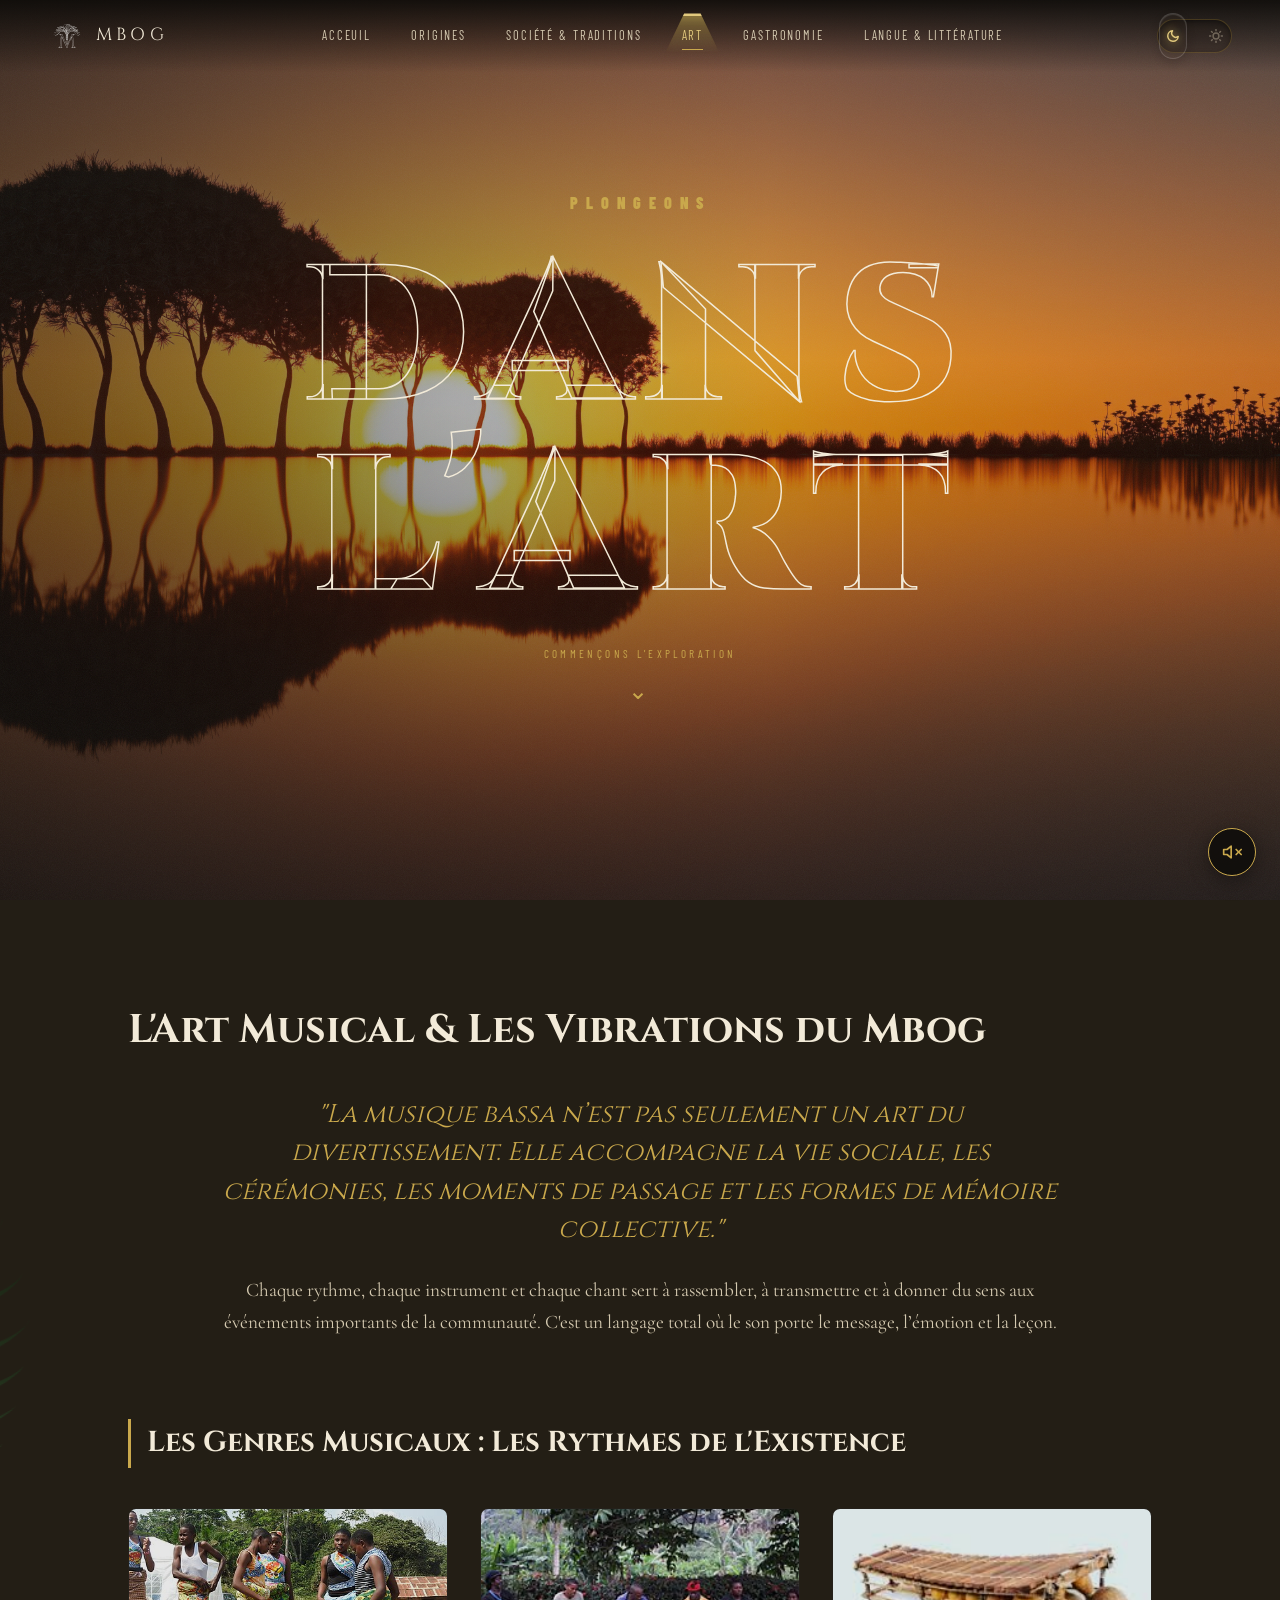
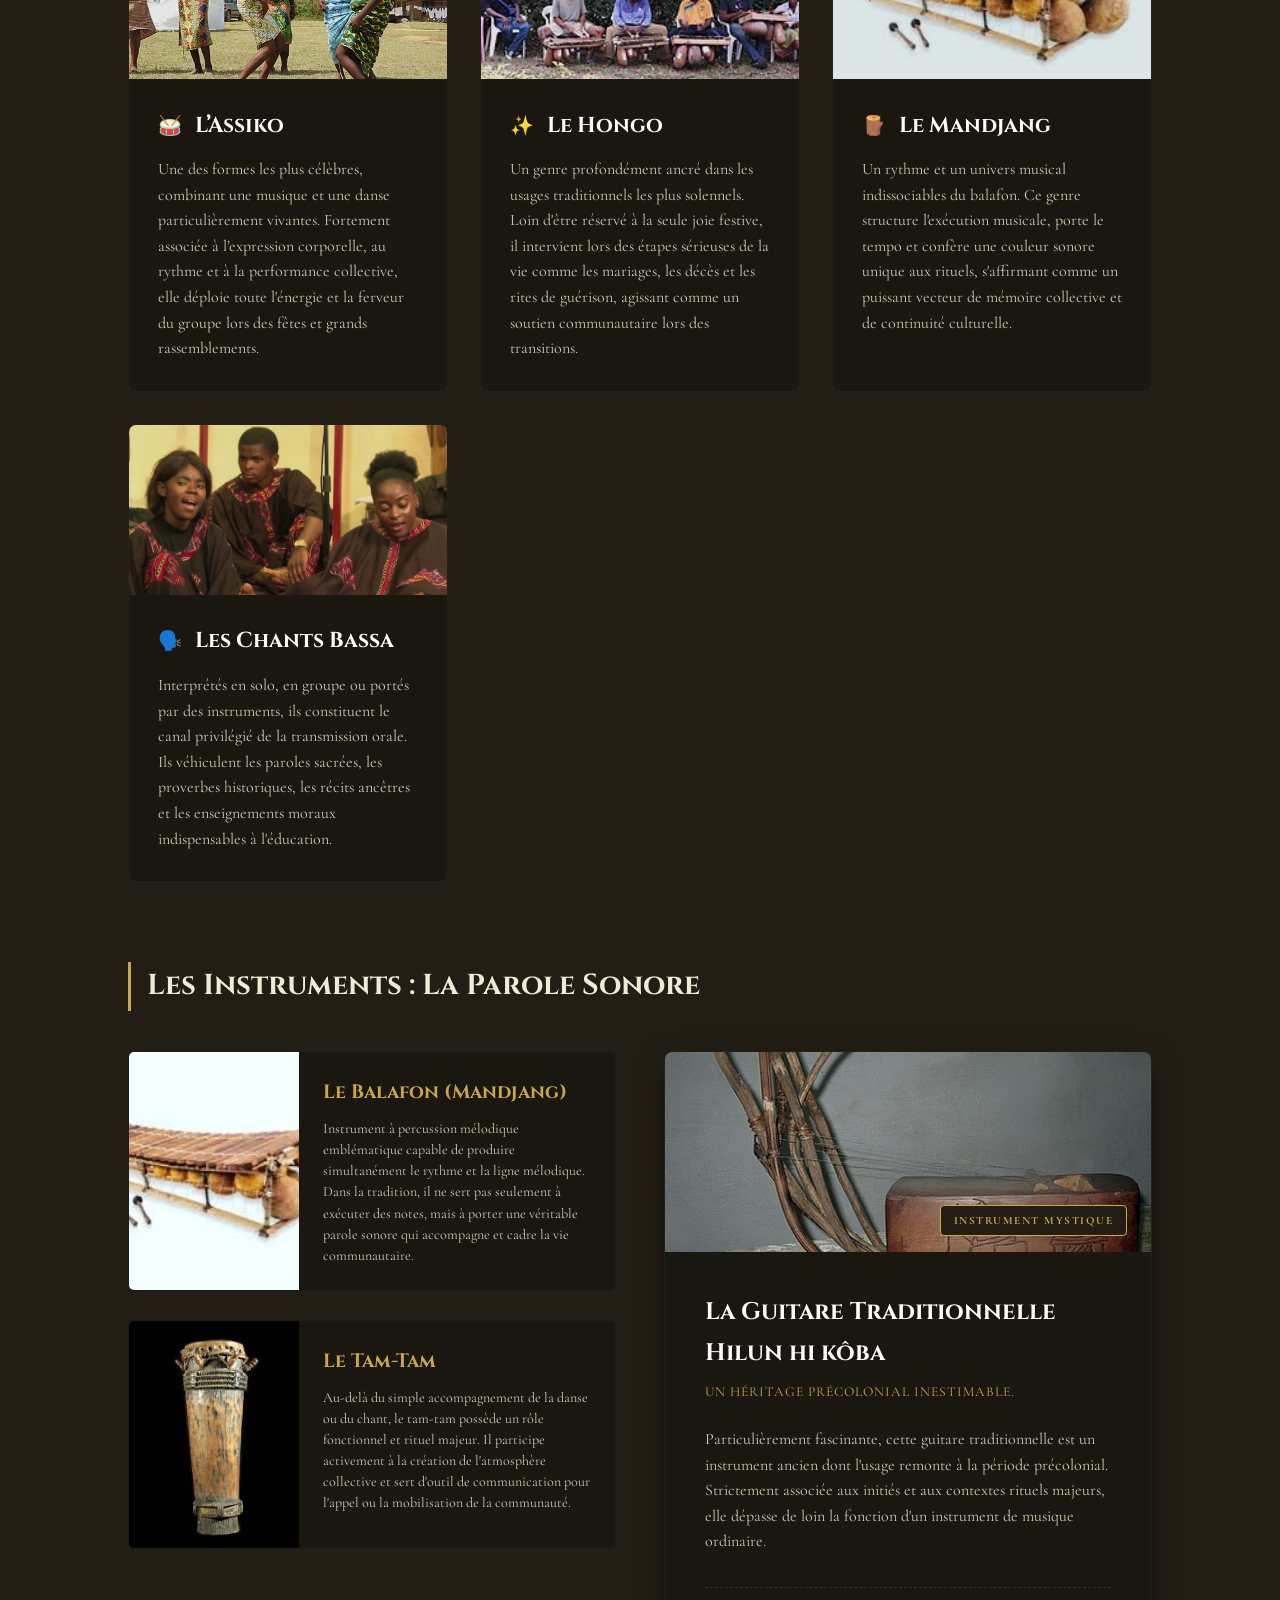
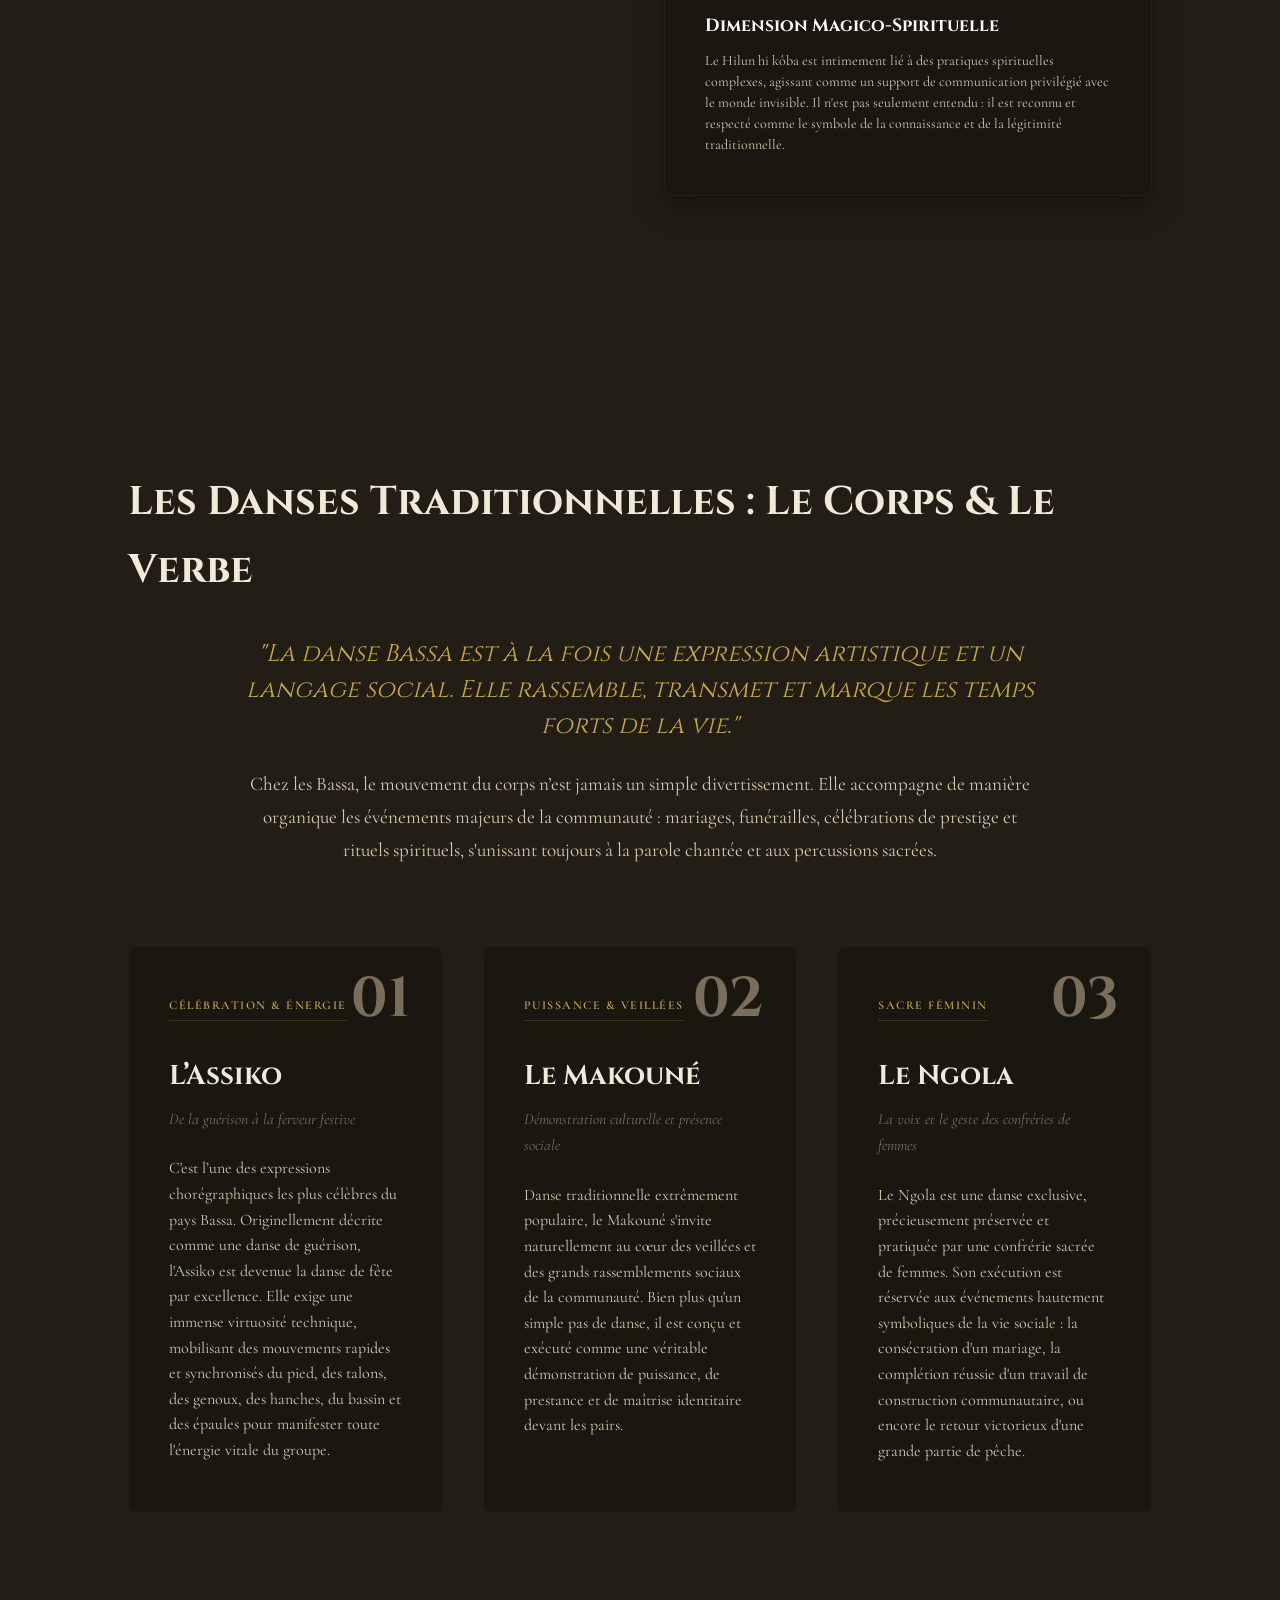
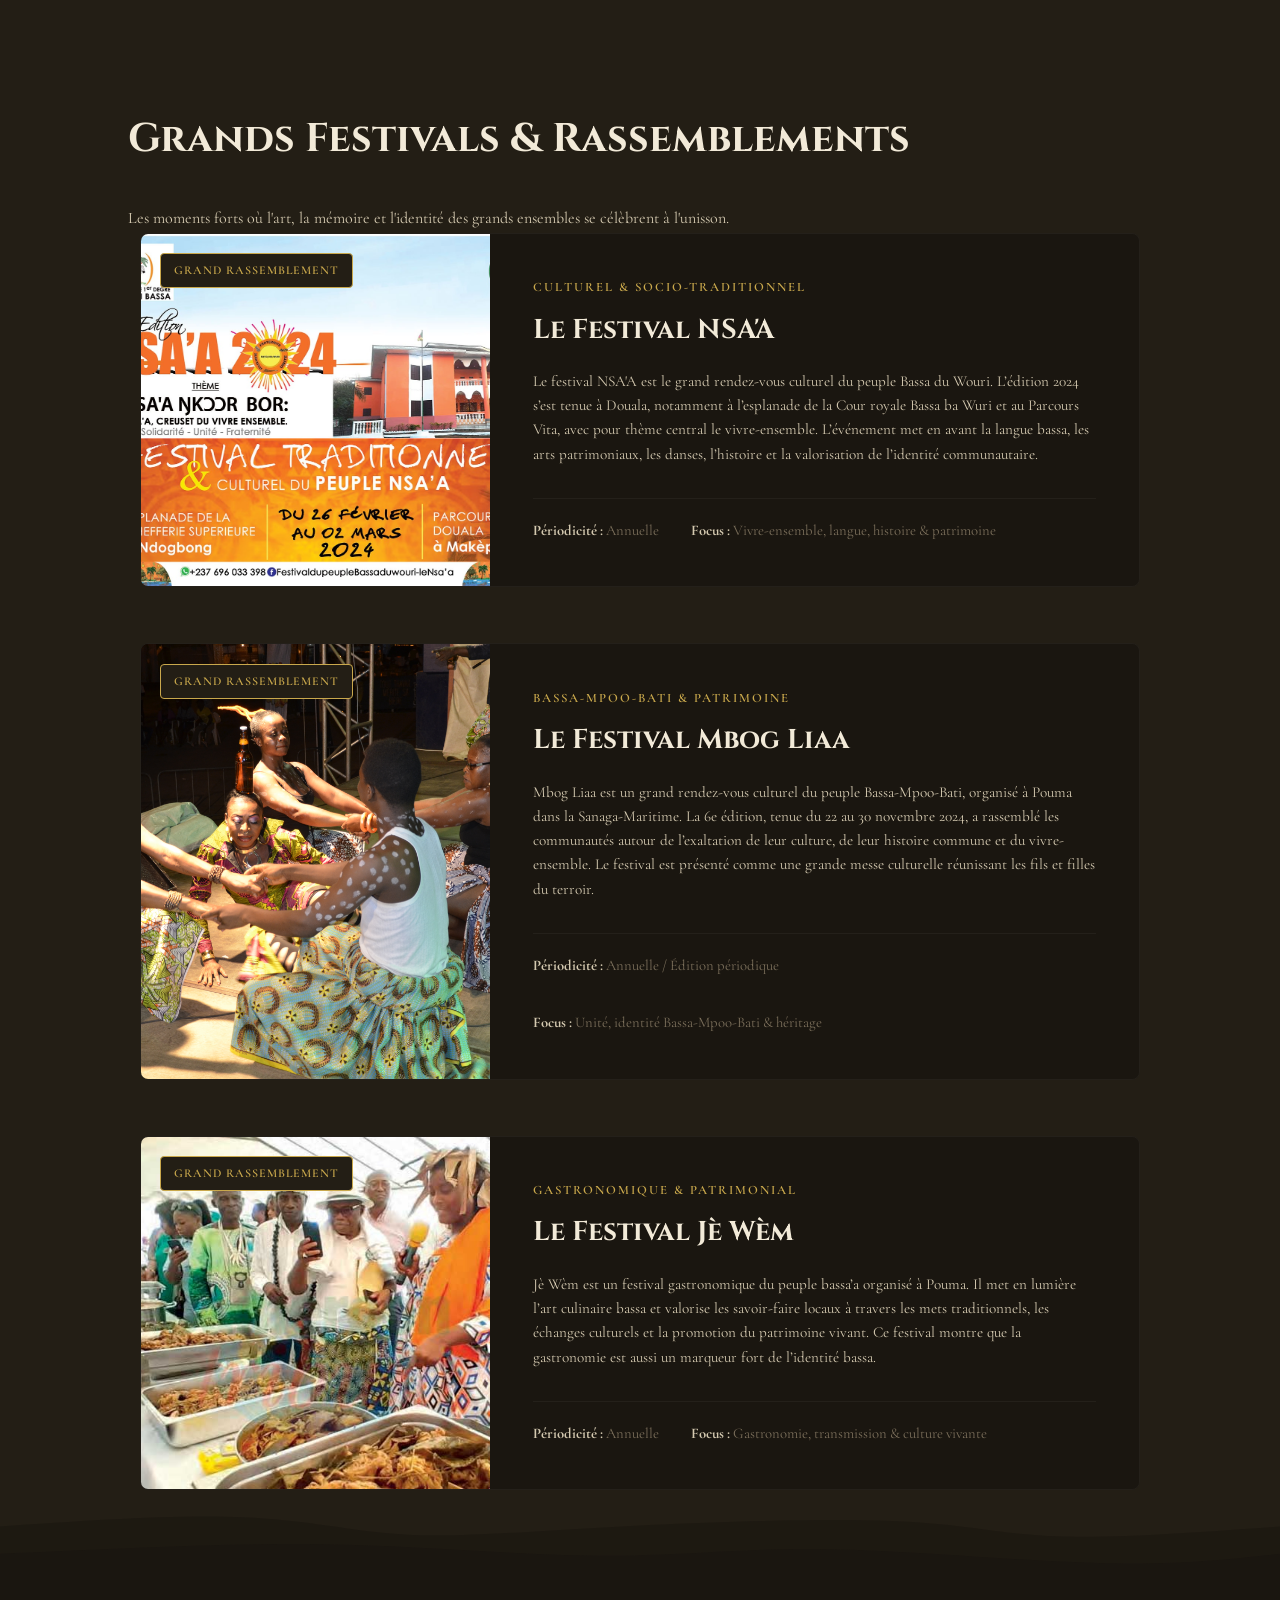
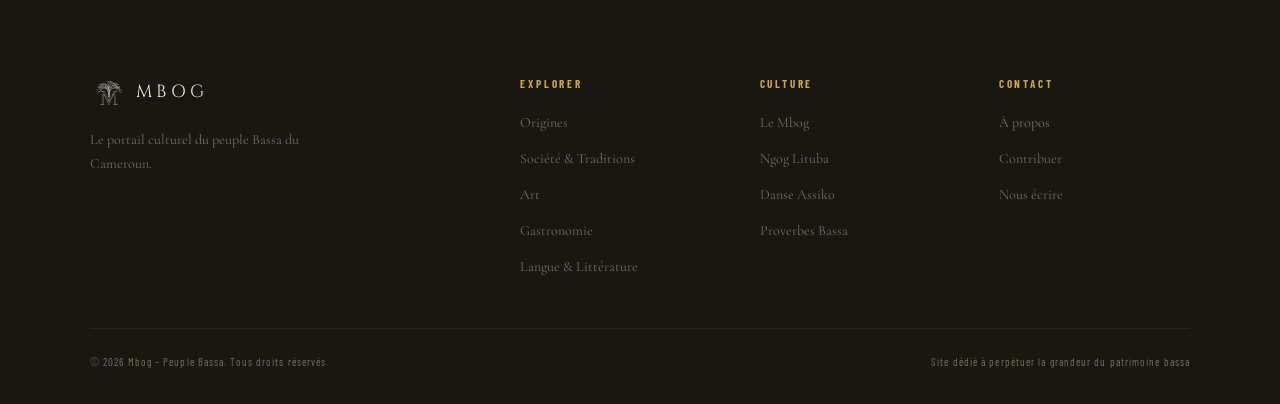
<file: pages/art.html>
<!DOCTYPE html>
<html lang="fr">
<head>
  <meta charset="UTF-8" />
  <link rel="icon" type="image/svg+xml" href="../assets/icone/icone-gold.svg" sizes="any">
  <link rel="icon" type="image/svg+xml" href="../assets/icone/icone-gold.svg" width="64" height="64">
  <meta name="viewport" content="width=device-width, initial-scale=1.0" />
  <title>Mbog - Le Peuple Bassa</title>
  <link rel="stylesheet" href="../css/style.css" />
  <link rel="stylesheet" href="../css/art.css" />
  <link rel="stylesheet" href="../css/transition.css" />
  <link rel="stylesheet" href="../css/audio.css" />
  <link rel="preconnect" href="https://fonts.googleapis.com" />
  <link rel="preconnect" href="https://fonts.gstatic.com" crossorigin />
  <link href="https://fonts.googleapis.com/css2?family=Cinzel:wght@400;600;900&family=Cormorant+Garamond:ital,wght@0,300;0,400;1,300;1,400&family=Barlow+Condensed:wght@200;300;400&display=swap" rel="stylesheet" />
  <script src="../js/theme.js" defer></script>
</head>
<body>

  <!-- ═══════════════════════════════ NAVBAR ═══════════════════════════════ -->
  <nav class="navbar">
    <div class="nav-logo">
      <img src="../assets/icone/icone.svg" alt="Mbog" class="logo-icon">
      <span class="logo-text">MBOG</span>
    </div>
    <ul class="nav-links">
      <li><a href="index.html">acceuil</a></li>
      <li><a href="histoire.html">Origines</a></li>
      <li><a href="societe.html">Société & Traditions</a></li>
      <li><a href="art.html" class="active">Art </a></li>
      <li><a href="Gastronomie.html"> Gastronomie</a></li>
      <li><a href="langue.html">Langue & Littérature</a></li>
    </ul>
    <div class="theme-toggle-wrapper">
      <input type="checkbox" id="theme-toggle" class="theme-checkbox">
      <label for="theme-toggle" class="theme-toggle-label">
        <span class="toggle-icon icon-moon">
          <svg xmlns="http://www.w3.org/2000/svg" viewBox="0 0 24 24" fill="none" stroke="currentColor" stroke-width="2.5" stroke-linecap="round" stroke-linejoin="round">
            <path d="M21 12.79A9 9 0 1 1 11.21 3 7 7 0 0 0 21 12.79z"></path>
          </svg>
        </span>

        <span class="toggle-icon icon-sun">
          <svg xmlns="http://www.w3.org/2000/svg" viewBox="0 0 24 24" fill="none" stroke="currentColor" stroke-width="2.5" stroke-linecap="round" stroke-linejoin="round">
            <circle cx="12" cy="12" r="5"></circle>
            <line x1="12" y1="1" x2="12" y2="3"></line>
            <line x1="12" y1="21" x2="12" y2="23"></line>
            <line x1="4.22" y1="4.22" x2="5.64" y2="5.64"></line>
            <line x1="18.36" y1="18.36" x2="19.78" y2="19.78"></line>
            <line x1="1" y1="12" x2="3" y2="12"></line>
            <line x1="21" y1="12" x2="23" y2="12"></line>
            <line x1="4.22" y1="19.78" x2="5.64" y2="18.36"></line>
            <line x1="18.36" y1="5.64" x2="19.78" y2="4.22"></line>
          </svg>
        </span>
        
        <div class="glass-bubble"></div>
      </label>
    </div>
  
  </nav>

  <!-- ═══════════════════════════════ HERO ═══════════════════════════════ -->
  <header class="hero" id="art">
  
    <div class="hero-bg-a"></div>
    <div class="hero-overlay"></div>
    <div class="hero-grain"></div>

    <div class="hero-content">
      <p class="hero-eyebrow">plongeons</p>
      <h2 class="hero-title">
        <span class="hero-title-big">dans l'art</span>
      </h2>
      <a href="#explorer" class="hero-scroll-cta">
        <span>commençons l'exploration</span>
        <span class="scroll-arrow">&#8964;</span>
      </a>
    </div>

  </header>
  <main>

    <!-- =================================================================
    SECTION 1 : L'UNIVERS MUSICAL ET LES INSTRUMENTS SACRÉS
    ================================================================== -->
    <!-- =================================================================
    SECTION 1 : L'UNIVERS MUSICAL ET LES INSTRUMENTS SACRÉS (AVEC IMAGES)
================================================================== -->
    <section class="art-musical-section">

      <!-- En-tête principal de la section -->
      <div class="section-header">
        <span class="gastro-line"></span>
        <h2>L'Art Musical & Les Vibrations du Mbog</h2>
      </div>

      <!-- Introduction Éditoriale -->
      <div class="art-intro-box">
        <blockquote class="art-blockquote">
          "La musique bassa n’est pas seulement un art du divertissement. Elle accompagne la vie sociale, les cérémonies, les moments de passage et les formes de mémoire collective."
        </blockquote>
        <p>
          Chaque rythme, chaque instrument et chaque chant sert à rassembler, à transmettre et à donner du sens aux événements importants de la communauté. C'est un langage total où le son porte le message, l’émotion et la leçon.
        </p>
      </div>

      <!-- ── SOUS-SECTION A : LES GENRES MUSICAUX ── -->
      <div class="art-subcategory">
        <h3 class="art-sub-title">Les Genres Musicaux : Les Rythmes de l'Existence</h3>
        <div class="art-music-grid">

          <!-- L'Assiko -->
          <div class="music-card">
            <div class="music-img-wrapper">
              <img src="../assets/images/assiko.jpg" alt="Danse et musique Assiko" class="music-img">
            </div>
            <div class="music-card-content">
              <div class="music-card-header">
                <span class="music-icon">🥁</span>
                <h4>L’Assiko</h4>
              </div>
              <p>Une des formes les plus célèbres, combinant une musique et une danse particulièrement vivantes. Fortement associée à l’expression corporelle, au rythme et à la performance collective, elle déploie toute l'énergie et la ferveur du groupe lors des fêtes et grands rassemblements.</p>
            </div>
          </div>

          <!-- Le Hongo -->
          <div class="music-card">
            <div class="music-img-wrapper">
              <img src="../assets/images/art/hongo.jpg" alt="Cérémonie traditionnelle Hongo" class="music-img">
            </div>
            <div class="music-card-content">
              <div class="music-card-header">
                <span class="music-icon">✨</span>
                <h4>Le Hongo</h4>
              </div>
              <p>Un genre profondément ancré dans les usages traditionnels les plus solennels. Loin d'être réservé à la seule joie festive, il intervient lors des étapes sérieuses de la vie comme les mariages, les décès et les rites de guérison, agissant comme un soutien communautaire lors des transitions.</p>
            </div>
          </div>

          <!-- Le Mandjang -->
          <div class="music-card">
            <div class="music-img-wrapper">
              <img src="../assets/images/art/mandjan.jpg" alt="Joueurs de balafon Mandjang" class="music-img">
            </div>
            <div class="music-card-content">
              <div class="music-card-header">
                <span class="music-icon">🪵</span>
                <h4>Le Mandjang</h4>
              </div>
              <p>Un rythme et un univers musical indissociables du balafon. Ce genre structure l'exécution musicale, porte le tempo et confère une couleur sonore unique aux rituels, s'affirmant comme un puissant vecteur de mémoire collective et de continuité culturelle.</p>
            </div>
          </div>

          <!-- Les Chants Traditionnels -->
          <div class="music-card">
            <div class="music-img-wrapper">
              <img src="../assets/images/art/corale.jpg" alt="Chorale et chants traditionnels Bassa" class="music-img">
            </div>
            <div class="music-card-content">
              <div class="music-card-header">
                <span class="music-icon">🗣️</span>
                <h4>Les Chants Bassa</h4>
              </div>
              <p>Interprétés en solo, en groupe ou portés par des instruments, ils constituent le canal privilégié de la transmission orale. Ils véhiculent les paroles sacrées, les proverbes historiques, les récits ancêtres et les enseignements moraux indispensables à l'éducation.</p>
            </div>
          </div>

        </div>
      </div>

      <!-- ── SOUS-SECTION B : LES INSTRUMENTS & LE HILUN ── -->
      <div class="art-subcategory">
        <h3 class="art-sub-title">Les Instruments : La Parole Sonore</h3>
        <div class="instruments-layout">
          
          <!-- Liste des instruments classiques à gauche -->
          <div class="instruments-list">
            
            <!-- Le Balafon -->
            <div class="instrument-card">
              <div class="instru-img-wrapper">
                <img src="../assets/images/art/mandjan.jpg" alt="Balafon Bassa traditionnel" class="instru-img">
              </div>
              <div class="instru-content">
                <h5>Le Balafon (Mandjang)</h5>
                <p>Instrument à percussion mélodique emblématique capable de produire simultanément le rythme et la ligne mélodique. Dans la tradition, il ne sert pas seulement à exécuter des notes, mais à porter une véritable parole sonore qui accompagne et cadre la vie communautaire.</p>
              </div>
            </div>

            <!-- Le Tam-Tam -->
            <div class="instrument-card">
              <div class="instru-img-wrapper">
                <img src="../assets/images/art/tam-tam.jpg" alt="Tam-tam rituel" class="instru-img">
              </div>
              <div class="instru-content">
                <h5>Le Tam-Tam</h5>
                <p>Au-delà du simple accompagnement de la danse ou du chant, le tam-tam possède un rôle fonctionnel et rituel majeur. Il participe activement à la création de l'atmosphère collective et sert d'outil de communication pour l'appel ou la mobilisation de la communauté.</p>
              </div>
            </div>

          </div>

          <!-- Focus d'exception sur le Hilun hi kôba à droite -->
          <div class="hilun-focus-box">
            <div class="hilun-img-container">
              <img src="../assets/images/art/Hiloung_bassa'a.jpg" alt="Guitare traditionnelle Hilun hi kôba" class="hilun-img">
              <div class="hilun-badge">Instrument Mystique</div>
            </div>
            <div class="hilun-text-content">
              <h4>La Guitare Traditionnelle Hilun hi kôba</h4>
              <p class="hilun-history">Un héritage précolonial inestimable.</p>
              <p class="hilun-desc">
                Particulièrement fascinante, cette guitare traditionnelle est un instrument ancien dont l'usage remonte à la période précolonial. Strictement associée aux initiés et aux contextes rituels majeurs, elle dépasse de loin la fonction d'un instrument de musique ordinaire.
              </p>
              <div class="hilun-spiritual-note">
                <h5>Dimension Magico-Spirituelle</h5>
                <p>Le Hilun hi kôba est intimement lié à des pratiques spirituelles complexes, agissant comme un support de communication privilégié avec le monde invisible. Il n'est pas seulement entendu : il est reconnu et respecté comme le symbole de la connaissance et de la légitimité traditionnelle.</p>
              </div>
            </div>
          </div>

        </div>
      </div>

    </section>

    <!-- =================================================================
    SECTION 3 : LES DANSES TRADITIONNELLES & CORPORELLES (SANS IMAGES)
    ================================================================== -->
    <section class="art-danses-section">

      <!-- En-tête de la section -->
      <div class="section-header">
        <span class="gastro-line"></span>
        <h2>Les Danses Traditionnelles : Le Corps & Le Verbe</h2>
      </div>

      <!-- Note introductive / Expression sociale -->
      <div class="danses-intro">
        <blockquote class="danses-blockquote">
          "La danse Bassa est à la fois une expression artistique et un langage social. Elle rassemble, transmet et marque les temps forts de la vie."
        </blockquote>
        <p>
          Chez les Bassa, le mouvement du corps n’est jamais un simple divertissement. Elle accompagne de manière organique les événements majeurs de la communauté : mariages, funérailles, célébrations de prestige et rituels spirituels, s'unissant toujours à la parole chantée et aux percussions sacrées.
        </p>
      </div>

      <!-- Grille Rhythmique des Danses Majeures -->
      <div class="danses-layout-grid">

        <!-- Danse 1 : L'Assiko -->
        <div class="danse-card">
          <div class="danse-card-meta">
            <span class="danse-number">01</span>
            <span class="danse-tag">Célébration & Énergie</span>
          </div>
          <h3>L’Assiko</h3>
          <p class="danse-history">De la guérison à la ferveur festive</p>
          <p class="danse-desc">
            C'est l’une des expressions chorégraphiques les plus célèbres du pays Bassa. Originellement décrite comme une danse de guérison, l'Assiko est devenue la danse de fête par excellence. Elle exige une immense virtuosité technique, mobilisant des mouvements rapides et synchronisés du pied, des talons, des genoux, des hanches, du bassin et des épaules pour manifester toute l'énergie vitale du groupe.
          </p>
        </div>

        <!-- Danse 2 : Le Makouné -->
        <div class="danse-card">
          <div class="danse-card-meta">
            <span class="danse-number">02</span>
            <span class="danse-tag">Puissance & Veillées</span>
          </div>
          <h3>Le Makouné</h3>
          <p class="danse-history">Démonstration culturelle et présence sociale</p>
          <p class="danse-desc">
            Danse traditionnelle extrêmement populaire, le Makouné s'invite naturellement au cœur des veillées et des grands rassemblements sociaux de la communauté. Bien plus qu'un simple pas de danse, il est conçu et exécuté comme une véritable démonstration de puissance, de prestance et de maîtrise identitaire devant les pairs.
          </p>
        </div>

        <!-- Danse 3 : Le Ngola -->
        <div class="danse-card">
          <div class="danse-card-meta">
            <span class="danse-number">03</span>
            <span class="danse-tag">Sacre Féminin</span>
          </div>
          <h3>Le Ngola</h3>
          <p class="danse-history">La voix et le geste des confréries de femmes</p>
          <p class="danse-desc">
            Le Ngola est une danse exclusive, précieusement préservée et pratiquée par une confrérie sacrée de femmes. Son exécution est réservée aux événements hautement symboliques de la vie sociale : la consécration d'un mariage, la complétion réussie d'un travail de construction communautaire, ou encore le retour victorieux d'une grande partie de pêche.
          </p>
        </div>

      </div>

    </section>

    <!-- =================================================================
    SECTION 4 : LES GRANDS FESTIVALS & RASSEMBLEMENTS
    ================================================================== -->
    <section class="festivals-section">

      <!-- En-tête de la section -->
      <div class="section-header">
        <span class="gastro-line"></span>
        <h2>Grands Festivals & Rassemblements</h2>
      </div>
      <p class="section-subtitle">Les moments forts où l'art, la mémoire et l'identité des grands ensembles se célèbrent à l'unisson.</p>

      <!-- Conteneur des cartes de festivals -->
      <div class="festivals-container">

        <!-- Festival 1 : NSA'A -->
        <div class="festival-card">
          <div class="festival-img-banner">
            <img src="../assets/images/festivals/nsa'a.jpeg" alt="Festival NSA'A du peuple Bassa du Wouri" class="festival-img">
            <div class="festival-badge">Grand Rassemblement</div>
          </div>
          <div class="festival-details">
            <span class="festival-scope">Culturel & Socio-traditionnel</span>
            <h3>Le Festival NSA'A</h3>
            <p class="festival-desc">
              Le festival NSA'A est le grand rendez-vous culturel du peuple Bassa du Wouri. L’édition 2024 s’est tenue à Douala, notamment à l’esplanade de la Cour royale Bassa ba Wuri et au Parcours Vita, avec pour thème central le vivre-ensemble. L’événement met en avant la langue bassa, les arts patrimoniaux, les danses, l’histoire et la valorisation de l’identité communautaire.
            </p>
            <div class="festival-footer">
              <span class="festival-meta"><strong>Périodicité :</strong> Annuelle</span>
              <span class="festival-meta"><strong>Focus :</strong> Vivre-ensemble, langue, histoire & patrimoine</span>
            </div>
          </div>
        </div>

        <!-- Festival 2 : Mbog Liaa -->
        <div class="festival-card">
          <div class="festival-img-banner">
            <img src="../assets/images/festivals/mbog-lia'a.jpg" alt="Festival Mbog Liaa à Pouma" class="festival-img">
            <div class="festival-badge">Grand Rassemblement</div>
          </div>
          <div class="festival-details">
            <span class="festival-scope">Bassa-Mpoo-Bati & Patrimoine</span>
            <h3>Le Festival Mbog Liaa</h3>
            <p class="festival-desc">
              Mbog Liaa est un grand rendez-vous culturel du peuple Bassa-Mpoo-Bati, organisé à Pouma dans la Sanaga-Maritime. La 6e édition, tenue du 22 au 30 novembre 2024, a rassemblé les communautés autour de l’exaltation de leur culture, de leur histoire commune et du vivre-ensemble. Le festival est présenté comme une grande messe culturelle réunissant les fils et filles du terroir.
            </p>
            <div class="festival-footer">
              <span class="festival-meta"><strong>Périodicité :</strong> Annuelle / Édition périodique</span>
              <span class="festival-meta"><strong>Focus :</strong> Unité, identité Bassa-Mpoo-Bati & héritage</span>
            </div>
          </div>
        </div>

        <!-- Festival 3 : Jè Wèm -->
        <div class="festival-card">
          <div class="festival-img-banner">
            <img src="../assets/images/festivals/jè-wèm.jpg" alt="Festival Jè Wèm consacré à la gastronomie bassa" class="festival-img">
            <div class="festival-badge">Grand Rassemblement</div>
          </div>
          <div class="festival-details">
            <span class="festival-scope">Gastronomique & Patrimonial</span>
            <h3>Le Festival Jè Wèm</h3>
            <p class="festival-desc">
              Jè Wèm est un festival gastronomique du peuple bassa’a organisé à Pouma. Il met en lumière l’art culinaire bassa et valorise les savoir-faire locaux à travers les mets traditionnels, les échanges culturels et la promotion du patrimoine vivant. Ce festival montre que la gastronomie est aussi un marqueur fort de l’identité bassa.
            </p>
            <div class="festival-footer">
              <span class="festival-meta"><strong>Périodicité :</strong> Annuelle</span>
              <span class="festival-meta"><strong>Focus :</strong> Gastronomie, transmission & culture vivante</span>
            </div>
          </div>
        </div>

      </div>
    </section>

  </main>
  <!-- ═══════════════════════════════ FOOTER ═══════════════════════════════ -->
  <footer class="footer">
    <div class="flooter-waves">
      <svg width="100%" height="100%" id="svg" viewBox="0 0 1440 390" preserveAspectRatio="none" xmlns="http://www.w3.org/2000/svg" class="transition duration-300 ease-in-out delay-150"><style>
          .path-0{
            animation:pathAnim-0 4s;
            animation-timing-function: linear;
            animation-iteration-count: infinite;
          }
          @keyframes pathAnim-0{
            0%{
              d: path("M 0,400 L 0,100 C 99.45897435897436,70.8 198.91794871794872,41.599999999999994 273,55 C 347.0820512820513,68.4 395.7871794871795,124.4 455,139 C 514.2128205128205,153.6 583.9333333333334,126.8 685,103 C 786.0666666666666,79.2 918.479487179487,58.39999999999999 1003,73 C 1087.520512820513,87.60000000000001 1124.148717948718,137.60000000000002 1189,148 C 1253.851282051282,158.39999999999998 1346.925641025641,129.2 1440,100 L 1440,400 L 0,400 Z");
            }
            25%{
              d: path("M 0,400 L 0,100 C 103.3692307692308,105.77692307692308 206.7384615384616,111.55384615384615 274,116 C 341.2615384615384,120.44615384615385 372.4153846153846,123.56153846153848 448,116 C 523.5846153846154,108.43846153846152 643.6,90.2 727,93 C 810.4,95.8 857.1846153846153,119.63846153846154 921,134 C 984.8153846153847,148.36153846153846 1065.6615384615384,153.24615384615385 1155,146 C 1244.3384615384616,138.75384615384615 1342.1692307692308,119.37692307692308 1440,100 L 1440,400 L 0,400 Z");
            }
            50%{
              d: path("M 0,400 L 0,100 C 93.95128205128205,88.93846153846154 187.9025641025641,77.87692307692308 271,91 C 354.0974358974359,104.12307692307692 426.34102564102557,141.43076923076924 503,135 C 579.6589743589744,128.56923076923076 660.7333333333335,78.39999999999999 732,73 C 803.2666666666665,67.60000000000001 864.7256410256409,106.96923076923078 948,106 C 1031.274358974359,105.03076923076922 1136.3641025641027,63.72307692307692 1222,56 C 1307.6358974358973,48.27692307692308 1373.8179487179486,74.13846153846154 1440,100 L 1440,400 L 0,400 Z");
            }
            75%{
              d: path("M 0,400 L 0,100 C 80.64358974358973,78.02307692307693 161.28717948717946,56.04615384615385 231,60 C 300.71282051282054,63.95384615384615 359.49487179487187,93.83846153846153 446,90 C 532.5051282051281,86.16153846153847 646.7333333333332,48.6 743,51 C 839.2666666666668,53.4 917.571794871795,95.76153846153846 981,116 C 1044.428205128205,136.23846153846154 1092.9794871794873,134.35384615384615 1167,128 C 1241.0205128205127,121.64615384615385 1340.5102564102563,110.82307692307693 1440,100 L 1440,400 L 0,400 Z");
            }
            100%{
              d: path("M 0,400 L 0,100 C 99.45897435897436,70.8 198.91794871794872,41.599999999999994 273,55 C 347.0820512820513,68.4 395.7871794871795,124.4 455,139 C 514.2128205128205,153.6 583.9333333333334,126.8 685,103 C 786.0666666666666,79.2 918.479487179487,58.39999999999999 1003,73 C 1087.520512820513,87.60000000000001 1124.148717948718,137.60000000000002 1189,148 C 1253.851282051282,158.39999999999998 1346.925641025641,129.2 1440,100 L 1440,400 L 0,400 Z");
            }
          }</style><path fill="var(--c--surface)" d="M 0,400 L 0,100 C 99.45897435897436,70.8 198.91794871794872,41.599999999999994 273,55 C 347.0820512820513,68.4 395.7871794871795,124.4 455,139 C 514.2128205128205,153.6 583.9333333333334,126.8 685,103 C 786.0666666666666,79.2 918.479487179487,58.39999999999999 1003,73 C 1087.520512820513,87.60000000000001 1124.148717948718,137.60000000000002 1189,148 C 1253.851282051282,158.39999999999998 1346.925641025641,129.2 1440,100 L 1440,400 L 0,400 Z" stroke="none" stroke-width="0" fill-opacity="0.53" class="transition-all duration-300 ease-in-out delay-150 path-0"></path><style>
          .path-1{
            animation:pathAnim-1 4s;
            animation-timing-function: linear;
            animation-iteration-count: infinite;
          }
          @keyframes pathAnim-1{
            0%{
              d: path("M 0,400 L 0,233 C 94.33589743589741,214.84615384615384 188.67179487179482,196.69230769230768 261,189 C 333.3282051282052,181.30769230769232 383.64871794871794,184.0769230769231 456,200 C 528.351282051282,215.9230769230769 622.7333333333333,245 701,242 C 779.2666666666667,239 841.4179487179488,203.92307692307688 933,211 C 1024.5820512820512,218.07692307692312 1145.5948717948718,267.3076923076923 1235,278 C 1324.4051282051282,288.6923076923077 1382.202564102564,260.8461538461538 1440,233 L 1440,400 L 0,400 Z");
            }
            25%{
              d: path("M 0,400 L 0,233 C 63.42820512820515,252.8948717948718 126.8564102564103,272.7897435897436 203,278 C 279.1435897435897,283.2102564102564 368.00256410256395,273.7358974358974 453,263 C 537.997435897436,252.26410256410256 619.1333333333336,240.26666666666668 716,228 C 812.8666666666664,215.73333333333332 925.4641025641024,203.1974358974359 996,198 C 1066.5358974358976,192.8025641025641 1095.0102564102565,194.94358974358974 1162,202 C 1228.9897435897435,209.05641025641026 1334.4948717948719,221.02820512820512 1440,233 L 1440,400 L 0,400 Z");
            }
            50%{
              d: path("M 0,400 L 0,233 C 79.75384615384615,248.12307692307695 159.5076923076923,263.2461538461539 251,251 C 342.4923076923077,238.75384615384613 445.723076923077,199.13846153846148 520,206 C 594.276923076923,212.86153846153852 639.6,266.2 717,279 C 794.4,291.8 903.876923076923,264.0615384615385 992,243 C 1080.123076923077,221.93846153846152 1146.8923076923077,207.55384615384617 1218,207 C 1289.1076923076923,206.44615384615383 1364.5538461538463,219.72307692307692 1440,233 L 1440,400 L 0,400 Z");
            }
            75%{
              d: path("M 0,400 L 0,233 C 79.5025641025641,246.74358974358975 159.0051282051282,260.4871794871795 235,268 C 310.9948717948718,275.5128205128205 383.4820512820513,276.79487179487177 457,276 C 530.5179487179487,275.20512820512823 605.0666666666666,272.33333333333337 688,258 C 770.9333333333334,243.66666666666666 862.2512820512818,217.87179487179486 954,209 C 1045.7487179487182,200.12820512820514 1137.928205128205,208.17948717948715 1219,215 C 1300.071794871795,221.82051282051285 1370.0358974358974,227.4102564102564 1440,233 L 1440,400 L 0,400 Z");
            }
            100%{
              d: path("M 0,400 L 0,233 C 94.33589743589741,214.84615384615384 188.67179487179482,196.69230769230768 261,189 C 333.3282051282052,181.30769230769232 383.64871794871794,184.0769230769231 456,200 C 528.351282051282,215.9230769230769 622.7333333333333,245 701,242 C 779.2666666666667,239 841.4179487179488,203.92307692307688 933,211 C 1024.5820512820512,218.07692307692312 1145.5948717948718,267.3076923076923 1235,278 C 1324.4051282051282,288.6923076923077 1382.202564102564,260.8461538461538 1440,233 L 1440,400 L 0,400 Z");
            }
          }</style><path fill="var(--c--surface)" d="M 0,400 L 0,233 C 94.33589743589741,214.84615384615384 188.67179487179482,196.69230769230768 261,189 C 333.3282051282052,181.30769230769232 383.64871794871794,184.0769230769231 456,200 C 528.351282051282,215.9230769230769 622.7333333333333,245 701,242 C 779.2666666666667,239 841.4179487179488,203.92307692307688 933,211 C 1024.5820512820512,218.07692307692312 1145.5948717948718,267.3076923076923 1235,278 C 1324.4051282051282,288.6923076923077 1382.202564102564,260.8461538461538 1440,233 L 1440,400 L 0,400 Z" stroke="none" stroke-width="0" fill-opacity="1" class="transition-all duration-300 ease-in-out delay-150 path-1"></path>
      </svg>
    </div>
    <div class="footer-inner">
      <div class="footer-col footer-brand">
        <div class="footer-logo">
          <img src="../assets/icone/icone.svg" alt="Mbog" class="logo-icon">
          <span class="logo-text">MBOG</span>
        </div>
        <p>Le portail culturel du peuple Bassa du Cameroun.</p>
      </div>

      <div class="footer-col">
        <h4>Explorer</h4>
        <ul>
          <li><a href="histoire.html">Origines</a></li>
          <li><a href="societe.html">Société &amp; Traditions</a></li>
          <li><a href="art.html">Art</a></li>
          <li><a href="Gastronomie.html">Gastronomie</a></li>
          <li><a href="langue.html">Langue &amp; Littérature</a></li>
        </ul>
      </div>

      <div class="footer-col">
        <h4>Culture</h4>
        <ul>
          <li><a href="#">Le Mbog</a></li>
          <li><a href="#">Ngog Lituba</a></li>
          <li><a href="#">Danse Assiko</a></li>
          <li><a href="#">Proverbes Bassa</a></li>
        </ul>
      </div>

      <div class="footer-col">
        <h4>Contact</h4>
        <ul>
          <li><a href="#">À propos</a></li>
          <li><a href="#">Contribuer</a></li>
          <li><a href="#">Nous écrire</a></li>
        </ul>
      </div>
    </div>

    <div class="footer-bottom">
      <span>© 2026 Mbog – Peuple Bassa. Tous droits réservés.</span>
      <span>Site dédié à perpétuer la grandeur du patrimoine bassa</span>
    </div>
  </footer>

  <!-- ═══════════════════════════════ MOBILE NAV ═══════════════════════════════ -->
  <div class="mobile-bottom-nav">
    <a href="index.html" class="mobile-nav-item">
      <svg xmlns="http://www.w3.org/2000/svg" viewBox="0 0 24 24" fill="none" stroke="currentColor" stroke-width="2" stroke-linecap="round" stroke-linejoin="round"><path d="m3 9 9-7 9 7v11a2 2 0 0 1-2 2H5a2 2 0 0 1-2-2z"/><polyline points="9 22 9 12 15 12 15 22"/></svg>
      <span>Accueil</span>
    </a>
    
    <a href="histoire.html" class="mobile-nav-item">
      <svg xmlns="http://www.w3.org/2000/svg" viewBox="0 0 24 24" fill="none" stroke="currentColor" stroke-width="2" stroke-linecap="round" stroke-linejoin="round"><circle cx="12" cy="12" r="10"/><polygon points="16.24 7.76 14.12 14.12 7.76 16.24 9.88 9.88 16.24 7.76"/></svg>
      <span>Origines</span>
    </a>
    
    <a href="societe.html" class="mobile-nav-item">
      <svg xmlns="http://www.w3.org/2000/svg" viewBox="0 0 24 24" fill="none" stroke="currentColor" stroke-width="2" stroke-linecap="round" stroke-linejoin="round"><path d="M17 21v-2a4 4 0 0 0-4-4H5a4 4 0 0 0-4 4v2"/><circle cx="9" cy="7" r="4"/><path d="M23 21v-2a4 4 0 0 0-3-3.87"/><path d="M16 3.13a4 4 0 0 1 0 7.75"/></svg>
      <span>Société</span>
    </a>
    
    <a href="art.html" class="mobile-nav-item active">
      <svg xmlns="http://www.w3.org/2000/svg" viewBox="0 0 24 24" fill="none" stroke="currentColor" stroke-width="2" stroke-linecap="round" stroke-linejoin="round"><path d="M20.24 12.24a6 6 0 0 0-8.49-8.49L5 10.5V19h8.5z"></path><line x1="16" y1="8" x2="2" y2="22"></line><line x1="17.5" y1="15" x2="9" y2="15"></line></svg>
      <span>Art</span>
    </a>
    
    <a href="gastronomie.html" class="mobile-nav-item">
      <svg xmlns="http://www.w3.org/2000/svg" viewBox="0 0 24 24" fill="none" stroke="currentColor" stroke-width="2" stroke-linecap="round" stroke-linejoin="round"><path d="M18 8h1a4 4 0 0 1 0 8h-1"></path><path d="M2 8h16v9a4 4 0 0 1-4 4H6a4 4 0 0 1-4-4V8z"></path><line x1="6" y1="1" x2="6" y2="4"></line><line x1="10" y1="1" x2="10" y2="4"></line><line x1="14" y1="1" x2="14" y2="4"></line></svg>
      <span>Gastro.</span>
    </a>
    
    <a href="langue.html" class="mobile-nav-item">
      <svg xmlns="http://www.w3.org/2000/svg" viewBox="0 0 24 24" fill="none" stroke="currentColor" stroke-width="2" stroke-linecap="round" stroke-linejoin="round"><path d="M21 15a2 2 0 0 1-2 2H7l-4 4V5a2 2 0 0 1 2-2h14a2 2 0 0 1 2 2z"/></svg>
      <span>Langue</span>
    </a>
  </div> 

  <!-- ══════ FEUILLES DE PALMIER ══════ -->
  <div class="palm-leaf palm-leaf--1" aria-hidden="true">
    <svg viewBox="0 0 500 700" xmlns="http://www.w3.org/2000/svg">
      <defs><linearGradient id="pg" x1="0%" y1="0%" x2="100%" y2="0%"><stop offset="0%" stop-color="var(--palm-dark)"/><stop offset="50%" stop-color="var(--palm-light)"/><stop offset="100%" stop-color="var(--palm-dark)"/></linearGradient><linearGradient id="ps" x1="50%" y1="0%" x2="50%" y2="100%"><stop offset="0%" stop-color="var(--palm-stem-light)"/><stop offset="100%" stop-color="var(--palm-stem-dark)"/></linearGradient></defs>
      <path d="M250 680C248 550 240 400 250 250Q255 150 260 60" stroke="url(#ps)" stroke-width="5" fill="none" stroke-linecap="round"/>
      <path fill="url(#pg)" d="M248 630C170 615 70 640 20 670 75 630 175 608 248 622M246 570C150 540 35 545 5 575 45 538 155 530 246 558M244 510C130 470 15 465 2 492 25 460 135 458 244 498M244 450C120 405 10 395 2 420 20 390 125 390 244 438M246 395C130 348 18 335 5 358 25 330 135 335 246 382M248 345C150 300 40 285 22 305 50 280 155 288 248 332M250 300C170 260 65 248 48 262 72 242 175 250 250 288M252 258C185 225 90 215 75 225 98 210 190 218 252 248M254 220C200 192 120 185 108 192 125 180 205 186 254 212M256 185C212 162 150 156 140 162 155 152 218 158 256 178M258 155C225 138 178 134 170 138 182 130 230 134 258 148M258 128C235 115 200 112 195 115 205 108 240 112 258 122M258 105C242 96 218 94 215 96 222 90 245 93 258 100" opacity="0.85"/>
      <path fill="url(#pg)" d="M252 610C330 590 430 600 480 625 420 595 325 582 252 600M254 548C345 515 455 515 500 542 440 512 340 508 254 536M256 488C360 448 475 438 510 460 460 435 355 440 256 476M256 428C365 385 480 370 512 390 465 368 360 375 256 416M254 372C350 330 460 315 490 332 445 312 345 320 254 360M252 322C335 285 435 272 462 285 420 268 330 275 252 312M250 275C320 242 405 232 428 242 392 228 315 235 250 265M248 235C305 208 370 200 388 208 358 196 300 202 248 226M248 200C292 178 342 172 355 178 330 168 288 174 248 192M248 170C280 152 318 148 328 152 308 144 276 148 248 162M248 145C270 132 298 128 305 132 290 125 268 130 248 138M248 122C262 114 280 112 285 114 275 108 260 112 248 116" opacity="0.82"/>
    </svg>
  </div>
  <div class="palm-leaf palm-leaf--2" aria-hidden="true">
    <svg viewBox="0 0 500 700" xmlns="http://www.w3.org/2000/svg">
      <path d="M250 680C252 550 258 400 250 250Q245 150 240 60" stroke="url(#ps)" stroke-width="5" fill="none" stroke-linecap="round"/>
      <path fill="url(#pg)" d="M248 630C170 615 70 640 20 670 75 630 175 608 248 622M246 570C150 540 35 545 5 575 45 538 155 530 246 558M244 510C130 470 15 465 2 492 25 460 135 458 244 498M244 450C120 405 10 395 2 420 20 390 125 390 244 438M246 395C130 348 18 335 5 358 25 330 135 335 246 382M248 345C150 300 40 285 22 305 50 280 155 288 248 332M250 300C170 260 65 248 48 262 72 242 175 250 250 288M252 258C185 225 90 215 75 225 98 210 190 218 252 248M254 220C200 192 120 185 108 192 125 180 205 186 254 212M256 185C212 162 150 156 140 162 155 152 218 158 256 178M258 155C225 138 178 134 170 138 182 130 230 134 258 148M258 128C235 115 200 112 195 115 205 108 240 112 258 122M258 105C242 96 218 94 215 96 222 90 245 93 258 100" opacity="0.85"/>
      <path fill="url(#pg)" d="M252 610C330 590 430 600 480 625 420 595 325 582 252 600M254 548C345 515 455 515 500 542 440 512 340 508 254 536M256 488C360 448 475 438 510 460 460 435 355 440 256 476M256 428C365 385 480 370 512 390 465 368 360 375 256 416M254 372C350 330 460 315 490 332 445 312 345 320 254 360M252 322C335 285 435 272 462 285 420 268 330 275 252 312M250 275C320 242 405 232 428 242 392 228 315 235 250 265M248 235C305 208 370 200 388 208 358 196 300 202 248 226M248 200C292 178 342 172 355 178 330 168 288 174 248 192M248 170C280 152 318 148 328 152 308 144 276 148 248 162M248 145C270 132 298 128 305 132 290 125 268 130 248 138M248 122C262 114 280 112 285 114 275 108 260 112 248 116" opacity="0.82"/>
    </svg>
  </div>
  <div class="palm-leaf palm-leaf--3" aria-hidden="true">
    <svg viewBox="0 0 400 600" xmlns="http://www.w3.org/2000/svg">
      <path d="M200 580C198 460 195 340 200 210Q203 120 208 40" stroke="url(#ps)" stroke-width="4" fill="none" stroke-linecap="round"/>
      <path fill="url(#pg)" d="M198 540C130 525 40 545 5 570 45 535 135 518 198 530M196 480C115 455 15 455 2 480 22 450 120 442 196 468M195 425C105 388 5 380 2 405 15 375 110 372 195 412M195 372C108 335 10 322 2 345 18 318 112 318 195 360M197 325C125 290 25 278 12 298 32 272 130 275 197 312M199 280C145 250 55 242 42 252 60 238 150 242 199 270M201 240C160 215 88 210 78 216 92 206 165 210 201 232M203 205C172 185 118 182 110 186 122 178 178 180 203 198M204 175C180 158 142 156 136 159 145 152 185 154 204 168M205 148C188 135 160 134 156 136 162 130 192 132 205 142M204 125C192 116 172 115 170 117 175 112 195 114 204 120" opacity="0.80"/>
      <path fill="url(#pg)" d="M202 530C270 510 360 518 395 540 350 515 268 505 202 522M204 470C285 440 385 438 400 462 370 435 280 432 204 458M205 415C295 378 395 368 408 390 380 365 290 362 205 402M205 362C298 325 398 312 410 332 385 310 294 310 205 350M203 315C285 280 378 268 395 285 365 265 280 268 203 305M201 272C268 242 348 235 362 245 335 230 265 235 201 262M199 235C252 212 312 208 322 214 300 204 248 208 199 228M198 202C238 185 282 182 290 186 270 178 235 182 198 196M198 175C228 162 258 160 265 162 248 155 225 160 198 168M198 150C220 140 240 138 245 140 232 135 218 138 198 144M198 130C212 122 225 121 228 122 220 118 210 121 198 125" opacity="0.76"/>
    </svg>
  </div>
  <div class="palm-leaf palm-leaf--4" aria-hidden="true">
    <svg viewBox="0 0 450 600" xmlns="http://www.w3.org/2000/svg">
      <path d="M225 580C223 460 218 340 225 210Q228 120 235 30" stroke="url(#ps)" stroke-width="4" fill="none" stroke-linecap="round"/>
      <path fill="url(#pg)" d="M223 530C155 515 55 535 10 560 60 525 160 508 223 520M221 468C130 440 20 435 2 460 25 432 135 428 221 455M220 408C115 372 8 362 2 385 18 358 120 358 220 395M220 352C108 315 5 300 2 322 15 295 112 298 220 340M222 302C128 268 22 255 12 272 28 250 132 255 222 290M224 258C155 228 60 220 48 228 68 214 160 218 224 248M226 218C172 195 100 190 90 195 105 185 178 188 226 210M228 182C190 165 138 162 130 165 142 158 195 160 228 175M228 152C200 138 162 136 156 138 165 132 205 135 228 145M228 128C208 118 180 116 176 118 184 112 212 115 228 122M228 108C215 100 195 99 192 100 198 96 218 98 228 102" opacity="0.80"/>
      <path fill="url(#pg)" d="M227 515C295 495 385 500 430 520 375 498 292 490 227 506M229 452C310 425 405 420 440 442 390 418 306 415 229 440M230 392C320 358 420 348 450 368 405 345 315 342 230 380M230 338C325 302 425 288 452 305 410 285 320 285 230 326M228 290C310 258 400 245 422 258 385 242 305 245 228 278M226 248C298 220 372 212 390 220 360 208 295 212 226 238M224 210C282 188 338 182 352 188 325 178 278 182 224 202M224 178C268 162 310 158 320 162 300 154 264 158 224 170M224 150C258 138 288 135 295 138 280 132 255 135 224 143M224 128C248 118 268 116 272 118 262 114 245 116 224 122M224 108C240 100 252 99 255 100 248 97 238 99 224 103" opacity="0.76"/>
    </svg>
  </div>

  <script src="../js/main.js" defer></script>
  <script src="../js/audio.js" defer></script>
</body>
</html>
</file>
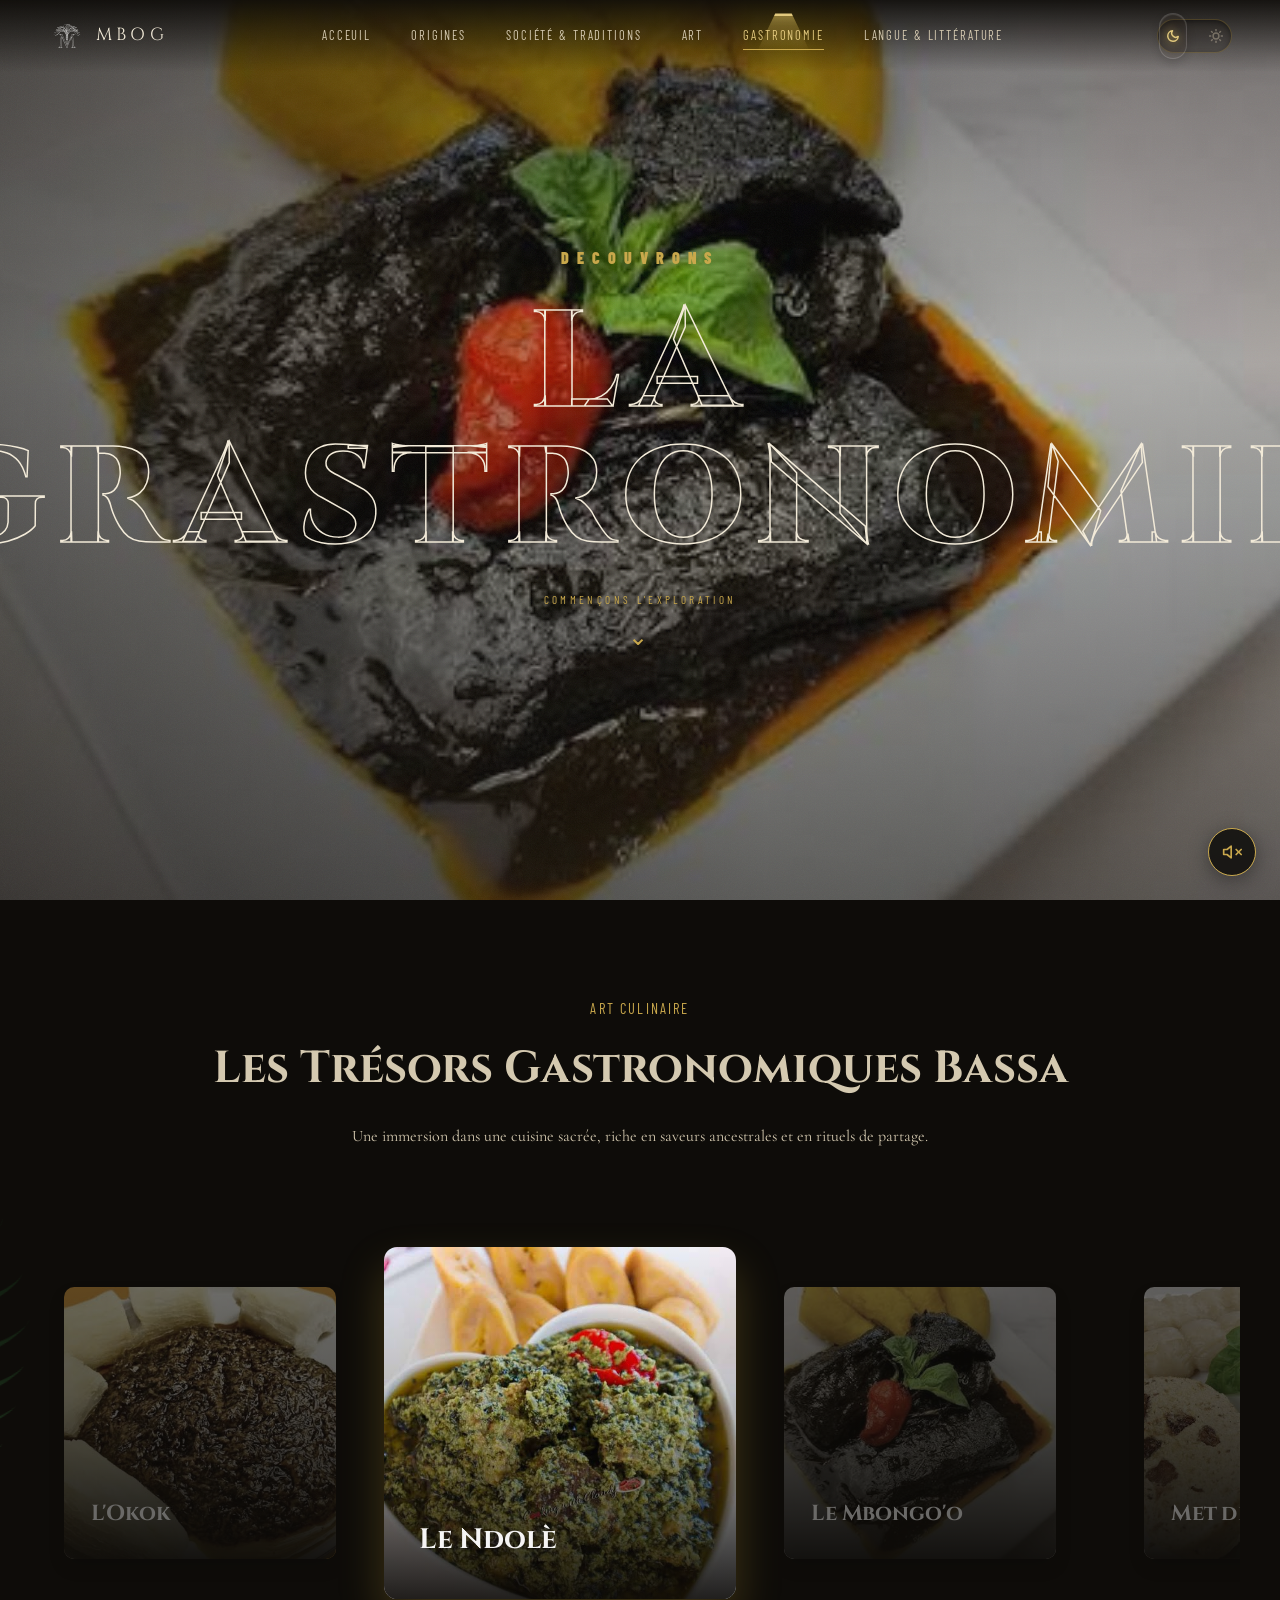
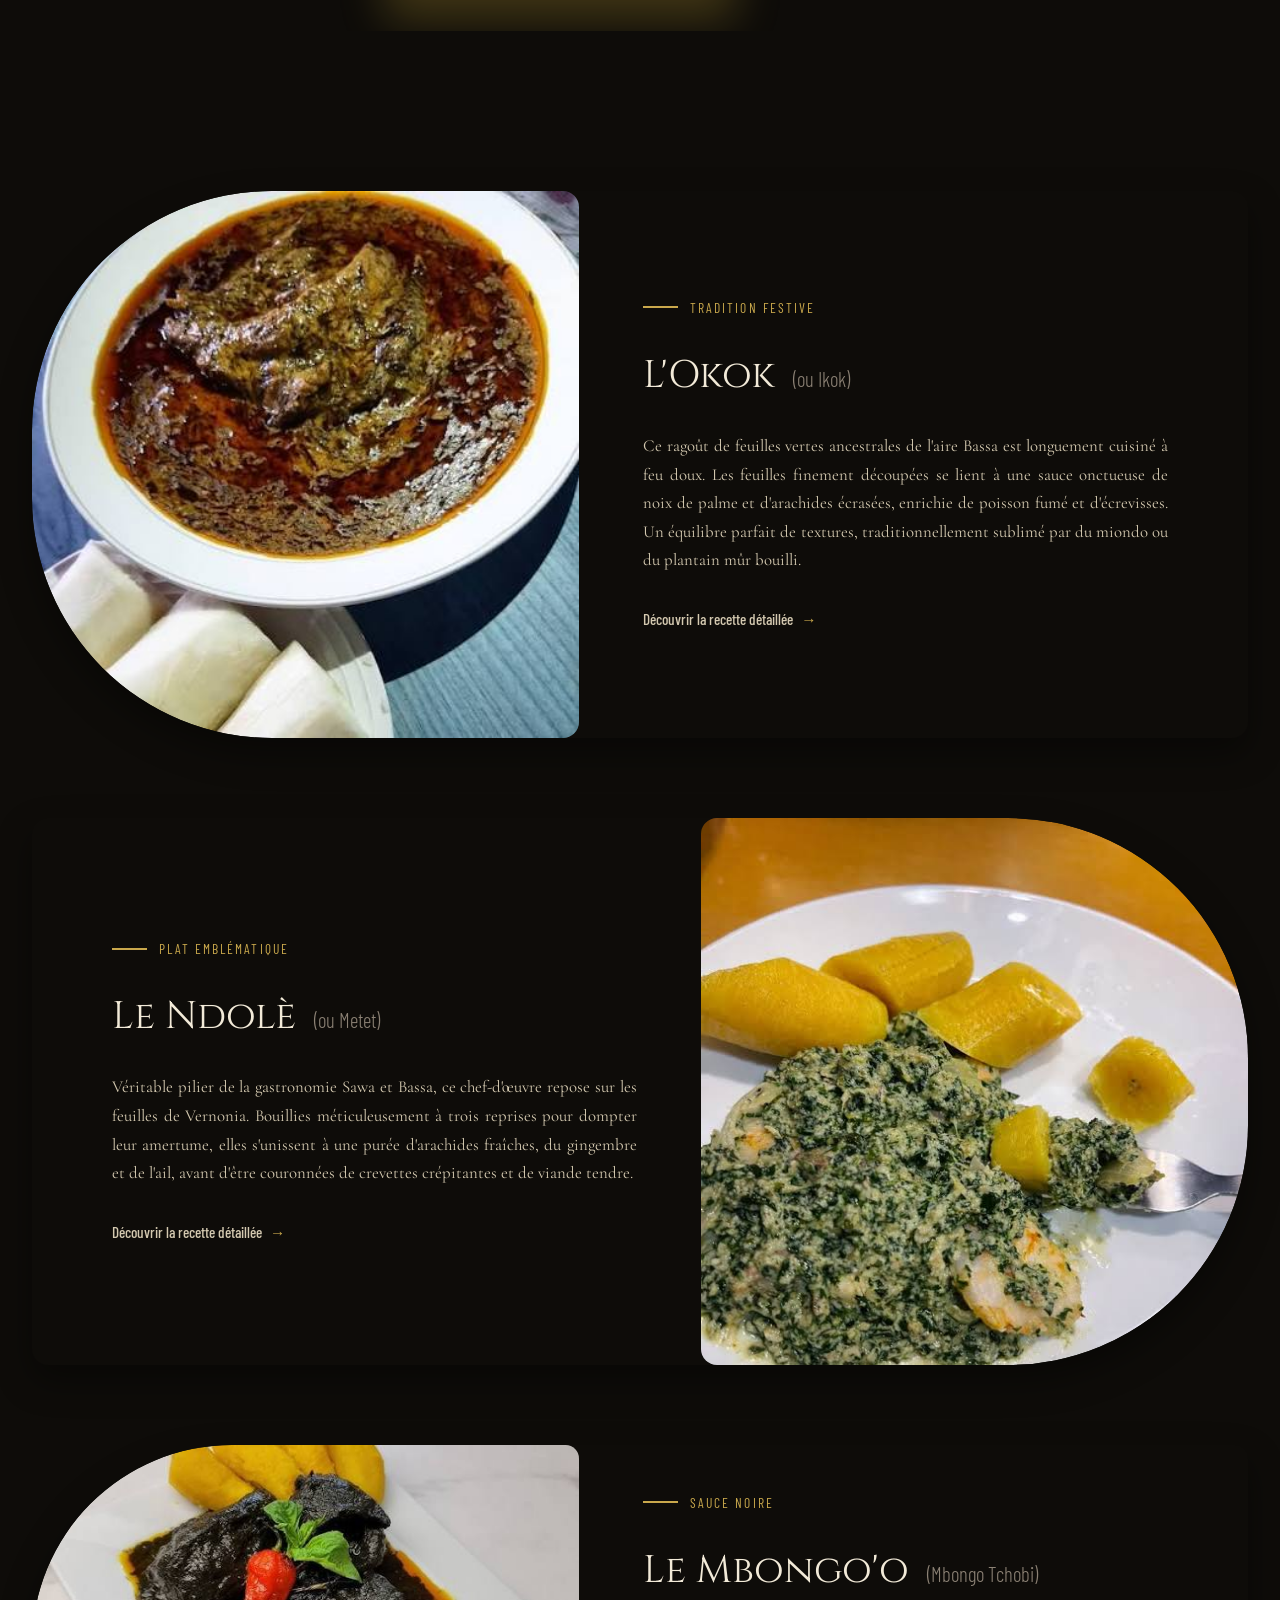
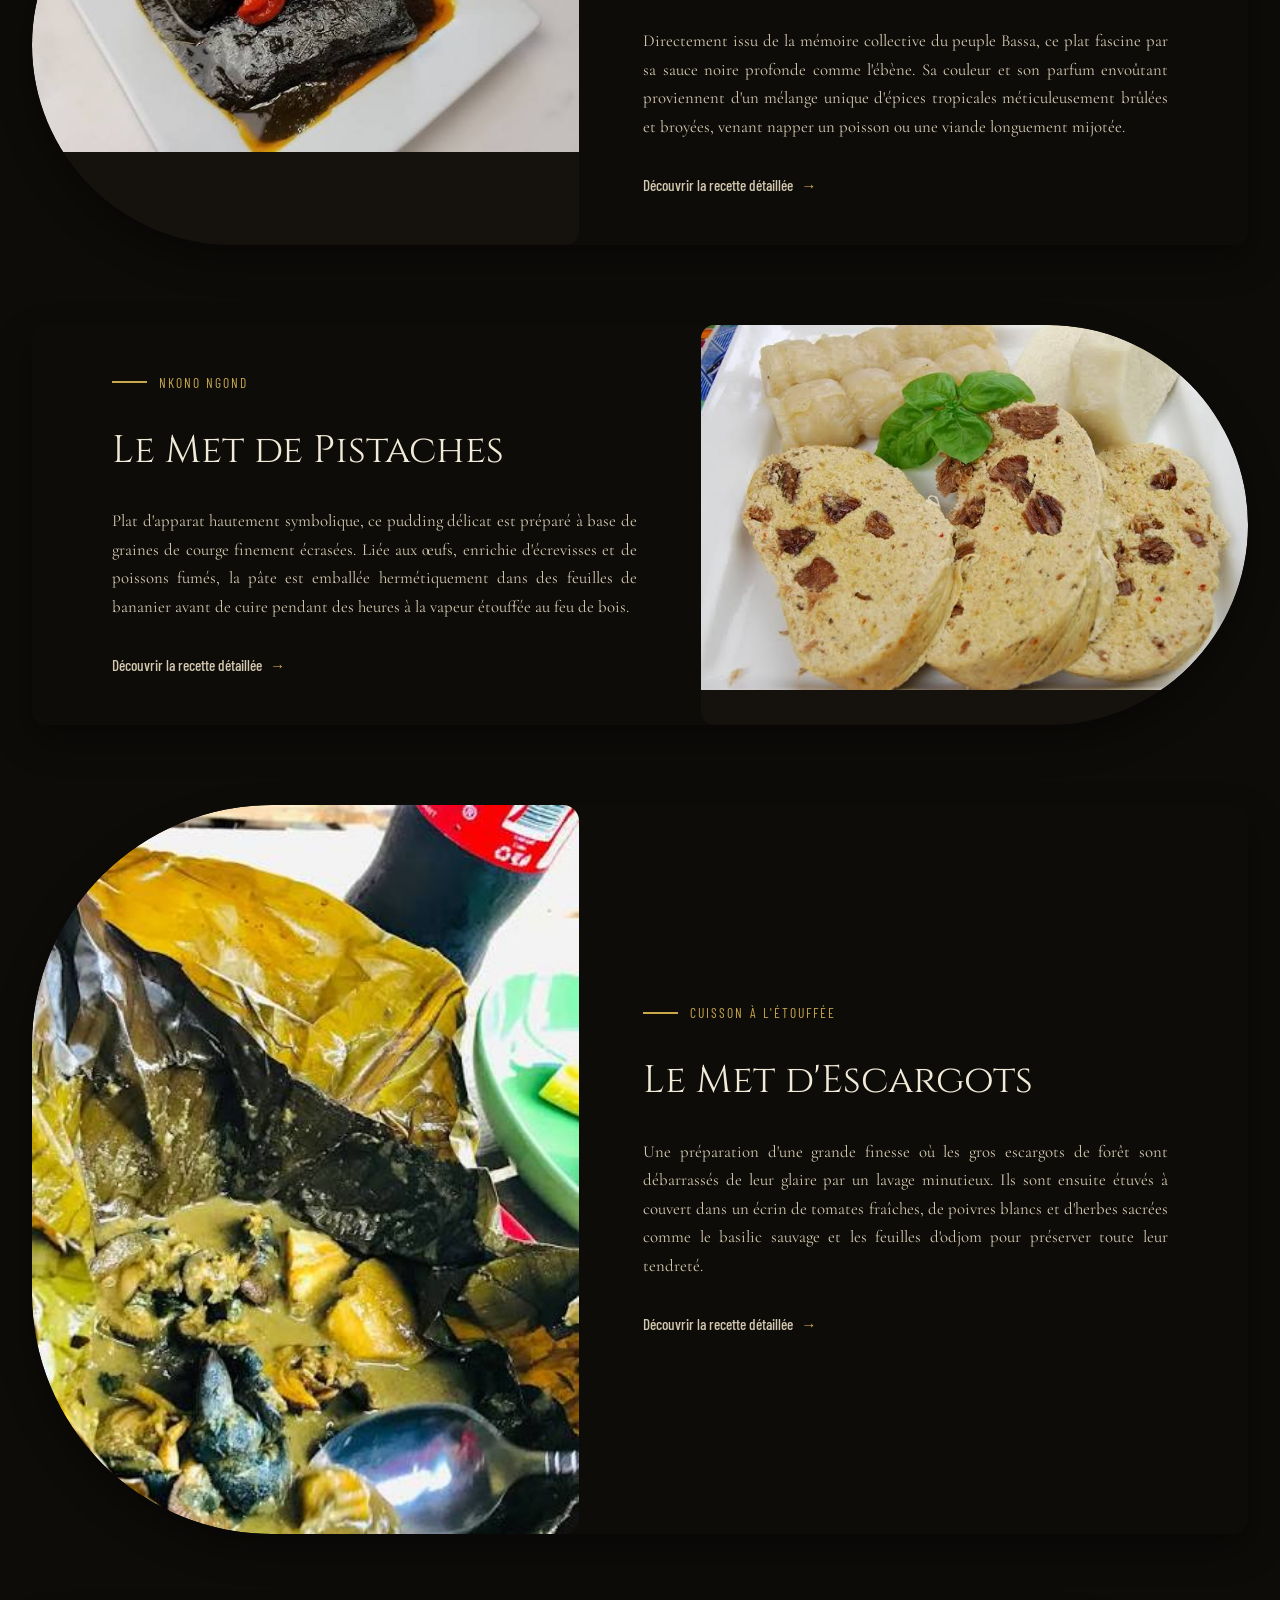
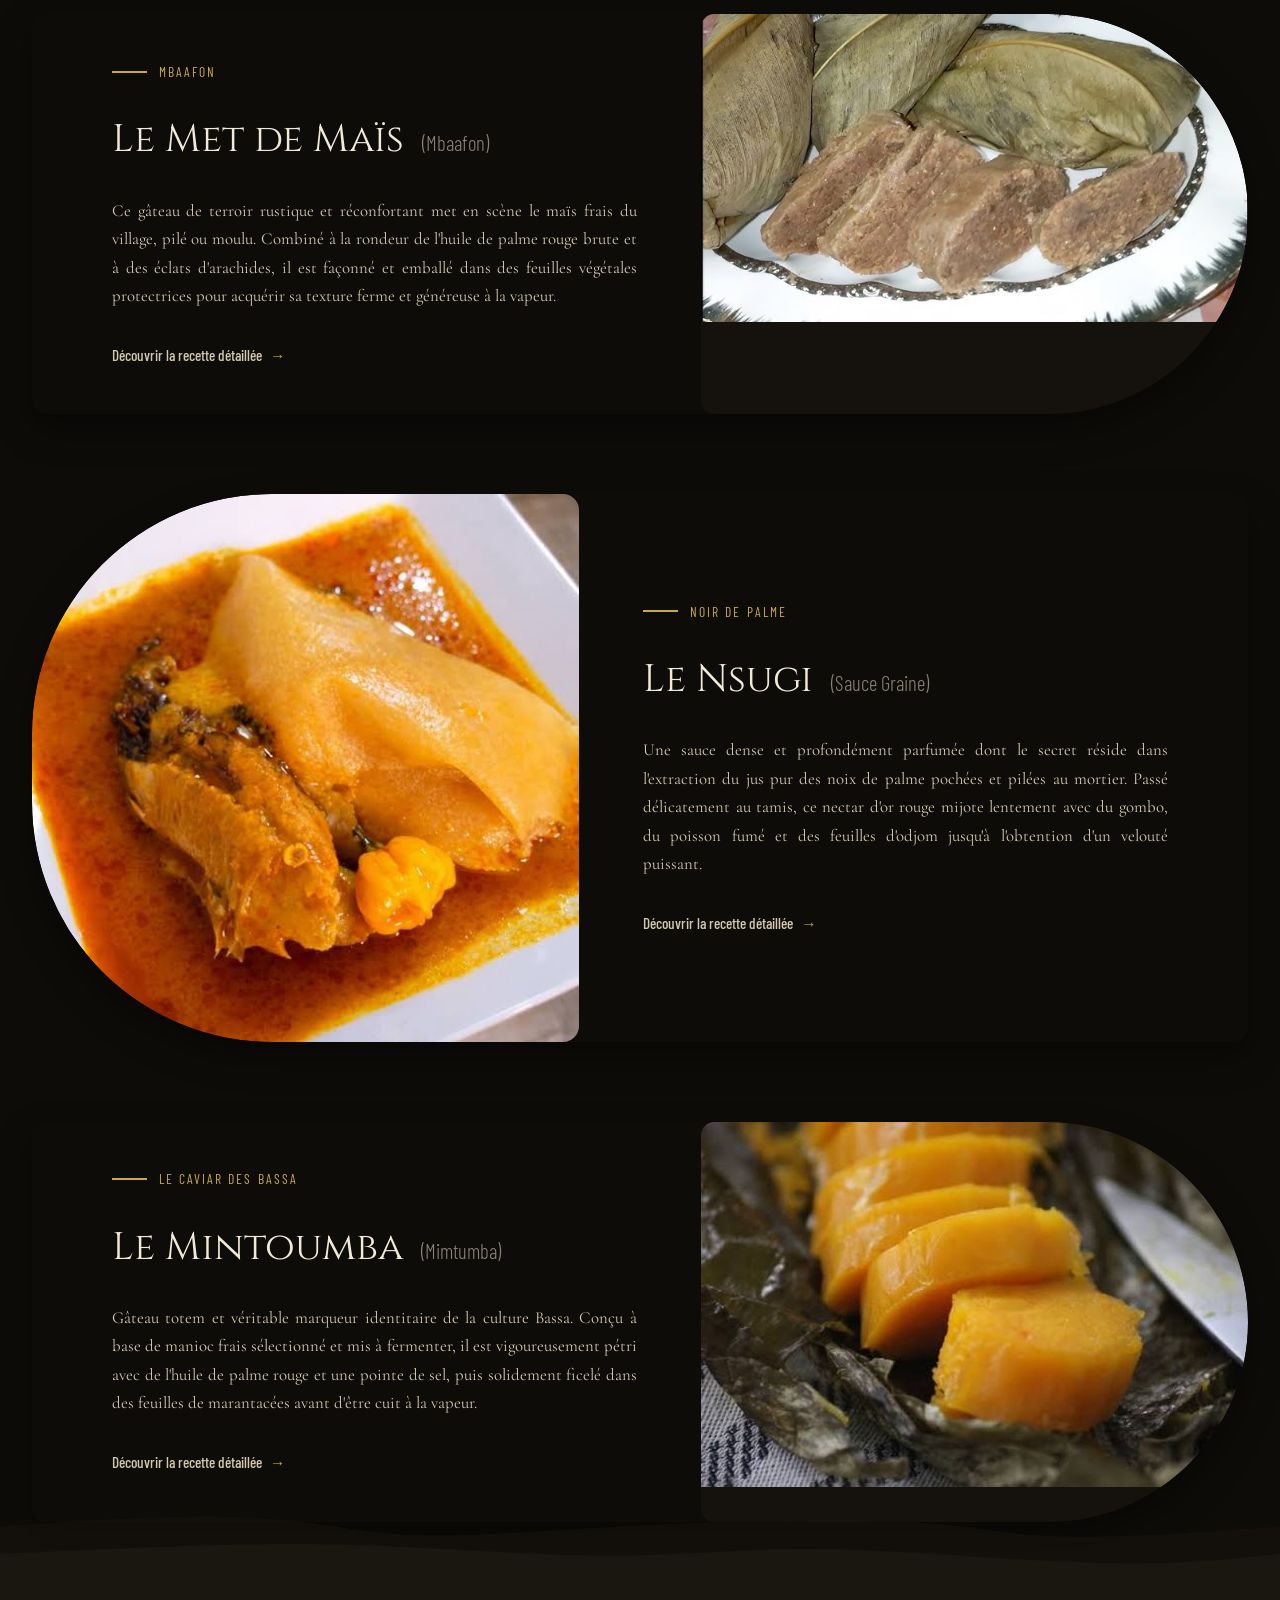
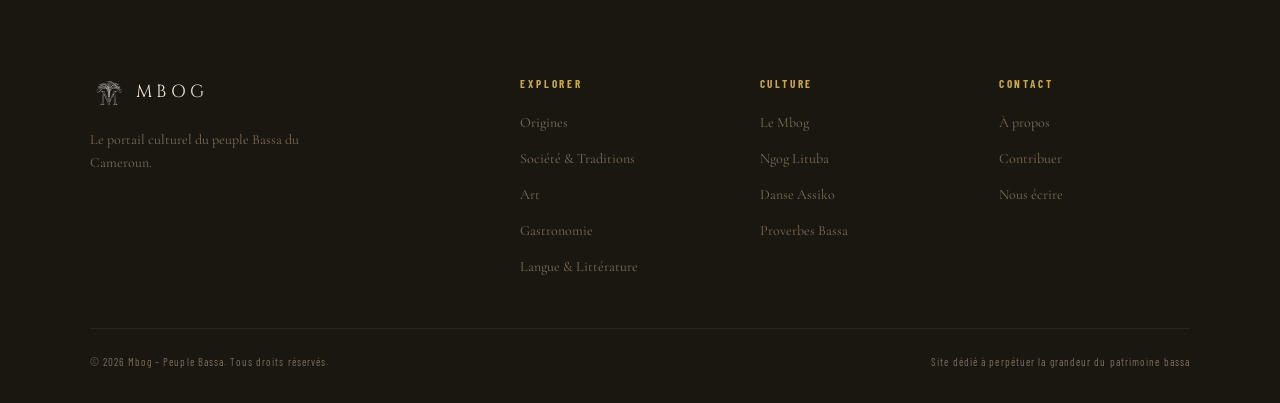
<file: pages/gastronomie.html>
<!DOCTYPE html>
<html lang="fr">
<head>
  <meta charset="UTF-8" />
  <link rel="icon" type="image/svg+xml" href="../assets/icone/icone-gold.svg" sizes="any">
  <link rel="icon" type="image/svg+xml" href="../assets/icone/icone-gold.svg" width="64" height="64">
  <meta name="viewport" content="width=device-width, initial-scale=1.0" />
  <title>Mbog - Le Peuple Bassa</title>
  <link rel="stylesheet" href="../css/style.css" />
  <link rel="stylesheet" href="../css/gastro.css" />
  <link rel="stylesheet" href="../css/transition.css" />
  <link rel="stylesheet" href="../css/audio.css" />
  <link rel="preconnect" href="https://fonts.googleapis.com" />
  <link rel="preconnect" href="https://fonts.gstatic.com" crossorigin />
  <link href="https://fonts.googleapis.com/css2?family=Cinzel:wght@400;600;900&family=Cormorant+Garamond:ital,wght@0,300;0,400;1,300;1,400&family=Barlow+Condensed:wght@200;300;400&display=swap" rel="stylesheet" />
  <script src="../js/theme.js" defer></script>
  <script src="../js/gastro-carousel.js" defer></script>
  <script src="../js/recette.js" defer></script>
</head>
<body>

  <!-- ═══════════════════════════════ NAVBAR ═══════════════════════════════ -->
  <nav class="navbar">
    <div class="nav-logo">
      <img src="../assets/icone/icone.svg" alt="Mbog" class="logo-icon">
      <span class="logo-text">MBOG</span>
    </div>
    <ul class="nav-links">
      <li><a href="index.html">acceuil</a></li>
      <li><a href="histoire.html">Origines</a></li>
      <li><a href="societe.html">Société & Traditions</a></li>
      <li><a href="art.html">Art </a></li>
      <li><a href="Gastronomie.html" class="active"> Gastronomie</a></li>
      <li><a href="langue.html">Langue & Littérature</a></li>
    </ul>
    <div class="theme-toggle-wrapper">
      <input type="checkbox" id="theme-toggle" class="theme-checkbox">
      <label for="theme-toggle" class="theme-toggle-label">
        <span class="toggle-icon icon-moon">
          <svg xmlns="http://www.w3.org/2000/svg" viewBox="0 0 24 24" fill="none" stroke="currentColor" stroke-width="2.5" stroke-linecap="round" stroke-linejoin="round">
            <path d="M21 12.79A9 9 0 1 1 11.21 3 7 7 0 0 0 21 12.79z"></path>
          </svg>
        </span>

        <span class="toggle-icon icon-sun">
          <svg xmlns="http://www.w3.org/2000/svg" viewBox="0 0 24 24" fill="none" stroke="currentColor" stroke-width="2.5" stroke-linecap="round" stroke-linejoin="round">
            <circle cx="12" cy="12" r="5"></circle>
            <line x1="12" y1="1" x2="12" y2="3"></line>
            <line x1="12" y1="21" x2="12" y2="23"></line>
            <line x1="4.22" y1="4.22" x2="5.64" y2="5.64"></line>
            <line x1="18.36" y1="18.36" x2="19.78" y2="19.78"></line>
            <line x1="1" y1="12" x2="3" y2="12"></line>
            <line x1="21" y1="12" x2="23" y2="12"></line>
            <line x1="4.22" y1="19.78" x2="5.64" y2="18.36"></line>
            <line x1="18.36" y1="5.64" x2="19.78" y2="4.22"></line>
          </svg>
        </span>
        
        <div class="glass-bubble"></div>
      </label>
    </div>
    
  </nav>

  <!-- ═══════════════════════════════ HERO ═══════════════════════════════ -->
  <header class="hero" id="gastronomie">
  
    <div class="hero-bg-g" ></div>
    <div class="hero-overlay"></div>
    <div class="hero-grain"></div>

    <div class="hero-content">
      <p class="hero-eyebrow">decouvrons</p>
      <h2 class="hero-title">
        <span class="hero-title-big gastro-T">la grastronomie</span>
      </h2>
      <a href="#explorer" class="hero-scroll-cta">
        <span>commençons l'exploration</span>
        <span class="scroll-arrow">&#8964;</span>
      </a>
    </div>

  </header>

  <!-- main -->
  <main>

    <section class="gastro-intro-section">
      <div class="gastro-header">
        <span class="gastro-tagline">Art Culinaire</span>
        <h2 class="gastro-title">Les Trésors Gastronomiques Bassa</h2>
        <p class="gastro-subtitle">Une immersion dans une cuisine sacrée, riche en saveurs ancestrales et en rituels de partage.</p>
      </div>

      <div class="gastro-carousel-viewport">
        <div class="gastro-carousel-track" id="gastro-track">
          
          <div class="gastro-card">
            <img src="../assets/images/okok.jpg" alt="L'Okok Bassa" class="gastro-img">
            <div class="gastro-card-overlay">
              <h3>L'Okok</h3>
            </div>
          </div>

          <div class="gastro-card is-active">
            <img src="../assets/images/ndole.jpg" alt="Le Ndolè" class="gastro-img">
            <div class="gastro-card-overlay">
              <h3>Le Ndolè</h3>
            </div>
          </div>

          <div class="gastro-card">
            <img src="../assets/images/mbongoo.jpg" alt="Le Mbongo'o" class="gastro-img">
            <div class="gastro-card-overlay">
              <h3>Le Mbongo'o</h3>
            </div>
          </div>

          <div class="gastro-card">
            <img src="../assets/images/met-de-pistache.jpg" alt="Met de pistaches" class="gastro-img">
            <div class="gastro-card-overlay">
              <h3>Met de pistaches</h3>
            </div>
          </div>

          <div class="gastro-card">
            <img src="../assets/images/met-escargo1.jpg" alt="Le met d'escargots" class="gastro-img">
            <div class="gastro-card-overlay">
              <h3>Met d'escargots <small>(à l'étouffée)</small></h3>
            </div>
          </div>

          <div class="gastro-card">
            <img src="../assets/images/met-de-mais.jpg" alt="Le met de maïs" class="gastro-img">
            <div class="gastro-card-overlay">
              <h3>Met de maïs <small>(Mbaafon)</small></h3>
            </div>
          </div>

          <div class="gastro-card">
            <img src="../assets/images/nsougui.jpg" alt="Le Nsugi" class="gastro-img">
            <div class="gastro-card-overlay">
              <h3>Le Nsugi <small>(Sauce noix de palme)</small></h3>
            </div>
          </div>

        </div>
      </div>
    </section>

    <!-- section2 -->
    <section class="gastro-details-section">
      
      <!-- CARD 1 : L'OKOK -->
      <div class="gastro-wide-card gastro-wide-card-right">
        <div class="gastro-card-media">
          <img src="../assets/images/okok1.jpg" alt="Préparation de l'Okok Bassa" class="gastro-wide-img">
        </div>
        <div class="gastro-card-body">
          <div class="gastro-card-tagline">
            <span class="gastro-line"></span>Tradition Festive
          </div>
          <h3 class="gastro-card-title">L'Okok <small>(ou Ikok)</small></h3>
          <p class="gastro-card-text">
            Ce ragoût de feuilles vertes ancestrales de l'aire Bassa est longuement cuisiné à feu doux. Les feuilles finement découpées se lient à une sauce onctueuse de noix de palme et d'arachides écrasées, enrichie de poisson fumé et d'écrevisses. Un équilibre parfait de textures, traditionnellement sublimé par du miondo ou du plantain mûr bouilli.
          </p>
          <a href="#" class="gastro-card-link js-open-recipe">Découvrir la recette détaillée <span class="arrow">→</span></a>
        </div>

        <article class="recette-card">
          <button class="close-recipe" aria-label="Fermer">&times;</button>
          <h3>L'okok</h3>
          <p><strong>Origine :</strong> Plat traditionnel très apprécié dans l’aire culturelle bassa.</p>
          <p><strong>Ingrédients :</strong> Feuilles d’okok, arachides, huile de palme, poisson fumé, viande, crevettes séchées, sel, piment.</p>
          <p><strong>Préparation :</strong> Laver et découper finement les feuilles d’okok. Préparer la pâte d’arachides, puis ajouter les condiments et l’huile de palme. Mélanger et laisser mijoter jusqu’à obtenir une sauce homogène.</p>
          <p><strong>Cuisson :</strong> Cuisson lente à feu doux.</p>
          <p><strong>Accompagnement :</strong> Miondo, plantain bouilli, bâton de manioc ou riz.</p>
        </article>
      </div>

      <!-- CARD 2 : LE NDOLÈ -->
      <div class="gastro-wide-card gastro-wide-card-left">
        <div class="gastro-card-media">
          <img src="../assets/images/ndole1.jpg" alt="Plat de Ndolè traditionnel" class="gastro-wide-img">
        </div>
        <div class="gastro-card-body">
          <div class="gastro-card-tagline">
            <span class="gastro-line"></span>Plat Emblématique
          </div>
          <h3 class="gastro-card-title">Le Ndolè <small>(ou Metet)</small></h3>
          <p class="gastro-card-text">
            Véritable pilier de la gastronomie Sawa et Bassa, ce chef-d'œuvre repose sur les feuilles de Vernonia. Bouillies méticuleusement à trois reprises pour dompter leur amertume, elles s'unissent à une purée d'arachides fraîches, du gingembre et de l'ail, avant d'être couronnées de crevettes crépitantes et de viande tendre.
          </p>
          <a href="#" class="gastro-card-link js-open-recipe">Découvrir la recette détaillée <span class="arrow">→</span></a>
        </div>

        <article class="recette-card">
          <button class="close-recipe" aria-label="Fermer">&times;</button>
          <h3>Le ndolè</h3>
          <p><strong>Origine :</strong> Plat emblématique du Cameroun, très présent dans les traditions culinaires bassa.</p>
          <p><strong>Ingrédients :</strong> Feuilles de ndolè, arachides, viande, poisson, crevettes, ail, oignon, piment, huile.</p>
          <p><strong>Préparation :</strong> Nettoyer et bouillir les feuilles de ndolè pour réduire l’amertume. Préparer la sauce à base d’arachides, ajouter la viande, le poisson et les condiments, puis laisser mijoter.</p>
          <p><strong>Cuisson :</strong> Cuisson progressive avec réduction de l’amertume.</p>
          <p><strong>Accompagnement :</strong> Plantain mûr, miondo, riz, manioc.</p>
        </article>
      </div>

      <!-- CARD 3 : LE MBONGO'O -->
      <div class="gastro-wide-card gastro-wide-card-right">
        <div class="gastro-card-media">
          <img src="../assets/images/mbongoo.jpg" alt="Sauce noire Mbongo'o" class="gastro-wide-img">
        </div>
        <div class="gastro-card-body">
          <div class="gastro-card-tagline">
            <span class="gastro-line"></span>Sauce noire
          </div>
          <h3 class="gastro-card-title">Le Mbongo'o <small>(Mbongo Tchobi)</small></h3>
          <p class="gastro-card-text">
            Directement issu de la mémoire collective du peuple Bassa, ce plat fascine par sa sauce noire profonde comme l'ébène. Sa couleur et son parfum envoûtant proviennent d'un mélange unique d'épices tropicales méticuleusement brûlées et broyées, venant napper un poisson ou une viande longuement mijotée.
          </p>
          <a href="#" class="gastro-card-link js-open-recipe">Découvrir la recette détaillée <span class="arrow">→</span></a>
        </div>

        <article class="recette-card">
          <button class="close-recipe" aria-label="Fermer">&times;</button>
          <h3>Le mbongo’o</h3>
          <p><strong>Origine :</strong> Sauce noire traditionnelle associée à la cuisine bassa.</p>
          <p><strong>Ingrédients :</strong> Poisson ou viande, épices grillées, tomate, oignon, ail, piment, huile de palme, sel.</p>
          <p><strong>Préparation :</strong> Nettoyer la viande ou le poisson. Préparer les épices noires, faire revenir oignon, ail et tomate, puis ajouter la viande ou le poisson. Laisser cuire jusqu’à obtenir une sauce sombre et concentrée.</p>
          <p><strong>Cuisson :</strong> Mijotage long à feu doux.</p>
          <p><strong>Accompagnement :</strong> Miondo, plantain bouilli, tubercules.</p>
        </article>
      </div>

      <!-- CARD 4 : LE MET DE PISTACHES -->
      <div class="gastro-wide-card gastro-wide-card-left">
        <div class="gastro-card-media">
          <img src="../assets/images/met-de-pistache.jpg" alt="Gâteau de pistache traditionnel" class="gastro-wide-img">
        </div>
        <div class="gastro-card-body">
          <div class="gastro-card-tagline">
            <span class="gastro-line"></span>nkono ngond
          </div>
          <h3 class="gastro-card-title">Le Met de Pistaches</h3>
          <p class="gastro-card-text">
            Plat d'apparat hautement symbolique, ce pudding délicat est préparé à base de graines de courge finement écrasées. Liée aux œufs, enrichie d'écrevisses et de poissons fumés, la pâte est emballée hermétiquement dans des feuilles de bananier avant de cuire pendant des heures à la vapeur étouffée au feu de bois.
          </p>
          <a href="#" class="gastro-card-link js-open-recipe">Découvrir la recette détaillée <span class="arrow">→</span></a>
        </div>

        <article class="recette-card">
          <button class="close-recipe" aria-label="Fermer">&times;</button>
          <h3>Met de pistaches</h3>
          <p><strong>Origine :</strong> Plat traditionnel camerounais très apprécié dans plusieurs communautés, dont les Bassa.</p>
          <p><strong>Ingrédients :</strong> Pistaches, poisson fumé, viande, crevettes séchées, œufs, huile, sel, piment.</p>
          <p><strong>Préparation :</strong> Préparer la pâte de pistaches, ajouter les œufs battus, puis les morceaux de poisson fumé, de viande ou de crevettes. Bien mélanger, puis cuire à la vapeur ou dans des feuilles.</p>
          <p><strong>Cuisson :</strong> Cuisson à l’étouffée ou à la vapeur.</p>
          <p><strong>Accompagnement :</strong> Miondo, bâton de manioc, plantain, parfois riz.</p>
        </article>
      </div>

      <!-- CARD 5 : LE MET D'ESCARGOTS -->
      <div class="gastro-wide-card gastro-wide-card-right">
        <div class="gastro-card-media">
          <img src="../assets/images/met-escargo.jpg" alt="Mets d'escargots à l'étouffée" class="gastro-wide-img">
        </div>
        <div class="gastro-card-body">
          <div class="gastro-card-tagline">
            <span class="gastro-line"></span>Cuisson à l'Étouffée
          </div>
          <h3 class="gastro-card-title">Le Met d'Escargots</h3>
          <p class="gastro-card-text">
            Une préparation d'une grande finesse où les gros escargots de forêt sont débarrassés de leur glaire par un lavage minutieux. Ils sont ensuite étuvés à couvert dans un écrin de tomates fraîches, de poivres blancs et d'herbes sacrées comme le basilic sauvage et les feuilles d'odjom pour préserver toute leur tendreté.
          </p>
          <a href="#" class="gastro-card-link js-open-recipe">Découvrir la recette détaillée <span class="arrow">→</span></a>
        </div>

        <article class="recette-card">
          <button class="close-recipe" aria-label="Fermer">&times;</button>
          <h3>Met d’escargots cuit à l’étouffée</h3>
          <p><strong>Origine :</strong> Préparation traditionnelle à base d’escargots, très appréciée dans plusieurs cuisines camerounaises.</p>
          <p><strong>Ingrédients :</strong> Escargots, oignon, tomate, ail, piment, huile, sel, poivre, épices locales.</p>
          <p><strong>Préparation :</strong> Bien nettoyer les escargots. Préparer une base avec oignon, ail, tomate et assaisonnement. Ajouter les escargots, mélanger, puis couvrir hermétiquement pour une cuisson à l’étouffée.</p>
          <p><strong>Cuisson :</strong> Cuisson lente, couverte, avec peu d’eau.</p>
          <p><strong>Accompagnement :</strong> Plantain, riz, miondo, bâton de manioc.</p>
        </article>
      </div>

      <!-- CARD 6 : LE MET DE MAÏS -->
      <div class="gastro-wide-card gastro-wide-card-left">
        <div class="gastro-card-media">
          <img src="../assets/images/met-de-mais.jpg" alt="Mbaafon gâteau de maïs" class="gastro-wide-img">
        </div>
        <div class="gastro-card-body">
          <div class="gastro-card-tagline">
            <span class="gastro-line"></span>Mbaafon
          </div>
          <h3 class="gastro-card-title">Le Met de Maïs <small>(Mbaafon)</small></h3>
          <p class="gastro-card-text">
            Ce gâteau de terroir rustique et réconfortant met en scène le maïs frais du village, pilé ou moulu. Combiné à la rondeur de l'huile de palme rouge brute et à des éclats d'arachides, il est façonné et emballé dans des feuilles végétales protectrices pour acquérir sa texture ferme et généreuse à la vapeur.
          </p>
          <a href="#" class="gastro-card-link js-open-recipe">Découvrir la recette détaillée <span class="arrow">→</span></a>
        </div>

        <article class="recette-card">
          <button class="close-recipe" aria-label="Fermer">&times;</button>
          <h3>Met de maïs (mbaafon)</h3>
          <p><strong>Origine :</strong> Préparation traditionnelle à base de maïs, servie dans les repas familiaux et festifs.</p>
          <p><strong>Ingrédients :</strong> Maïs frais ou maïs moulu, huile de palme, sel, parfois arachides ou condiments selon la variante.</p>
          <p><strong>Préparation :</strong> Préparer le maïs selon la forme utilisée. Le mélanger avec les assaisonnements et, selon la recette, un corps gras comme l’huile de palme. Former la préparation ou la disposer dans des feuilles si nécessaire.</p>
          <p><strong>Cuisson :</strong> Cuisson vapeur ou cuisson douce selon la tradition familiale.</p>
          <p><strong>Accompagnement :</strong> Sauce graine, sauce tomate, viande fumée, poisson.</p>
        </article>
      </div>

      <!-- CARD 7 : LE NSUGI -->
      <div class="gastro-wide-card gastro-wide-card-right">
        <div class="gastro-card-media">
          <img src="../assets/images/nsougui.jpg" alt="Sauce au noir de palme Nsugi" class="gastro-wide-img">
        </div>
        <div class="gastro-card-body">
          <div class="gastro-card-tagline">
            <span class="gastro-line"></span>Noir de Palme
          </div>
          <h3 class="gastro-card-title">Le Nsugi <small>(Sauce Graine)</small></h3>
          <p class="gastro-card-text">
            Une sauce dense et profondément parfumée dont le secret réside dans l'extraction du jus pur des noix de palme pochées et pilées au mortier. Passé délicatement au tamis, ce nectar d'or rouge mijote lentement avec du gombo, du poisson fumé et des feuilles d'odjom jusqu'à l'obtention d'un velouté puissant.
          </p>
          <a href="#" class="gastro-card-link js-open-recipe">Découvrir la recette détaillée <span class="arrow">→</span></a>
        </div>

        <article class="recette-card">
          <button class="close-recipe" aria-label="Fermer">&times;</button>
          <h3>Le nsugi</h3>
          <p><strong>Origine :</strong> Sauce traditionnelle à base de noir de palme, présente dans plusieurs cuisines camerounaises.</p>
          <p><strong>Ingrédients :</strong> Jus ou pulpe de palme, viande ou poisson fumé, oignon, ail, piment, sel, épices locales.</p>
          <p><strong>Préparation :</strong> Préparer la base de palme, faire revenir les condiments, ajouter la viande ou le poisson fumé, puis laisser cuire à feu doux jusqu’à obtenir une sauce bien liée.</p>
          <p><strong>Cuisson :</strong> Mijotage lent.</p>
          <p><strong>Accompagnement :</strong> Fufu, miondo, plantain, tubercules.</p>
        </article>
      </div>

      <!-- CARD 8 : LE MINTOUMBA -->
      <div class="gastro-wide-card gastro-wide-card-left">
        <div class="gastro-card-media">
          <img src="../assets/images/mitoumba.jpg" alt="Mintoumba gâteau de manioc" class="gastro-wide-img">
        </div>
        <div class="gastro-card-body">
          <div class="gastro-card-tagline">
            <span class="gastro-line"></span>Le Caviar des Bassa
          </div>
          <h3 class="gastro-card-title">Le Mintoumba <small>(Mimtumba)</small></h3>
          <p class="gastro-card-text">
            Gâteau totem et véritable marqueur identitaire de la culture Bassa. Conçu à base de manioc frais sélectionné et mis à fermenter, il est vigoureusement pétri avec de l'huile de palme rouge et une pointe de sel, puis solidement ficelé dans des feuilles de marantacées avant d'être cuit à la vapeur.
          </p>
          <a href="#" class="gastro-card-link js-open-recipe">Découvrir la recette détaillée <span class="arrow">→</span></a>
        </div>

        <article class="recette-card">
          <button class="close-recipe" aria-label="Fermer">&times;</button>
          <h3>Le mimtumba</h3>
          <p><strong>Origine :</strong> Gâteau traditionnel du peuple bassa.</p>
          <p><strong>Ingrédients :</strong> Manioc fermenté, huile de palme, sel, feuilles pour l’emballage.</p>
          <p><strong>Préparation :</strong> Râper ou transformer le manioc fermenté, le mélanger avec l’huile de palme et l’assaisonnement, former des portions compactes, puis emballer dans des feuilles.</p>
          <p><strong>Cuisson :</strong> Cuisson vapeur prolongée.</p>
          <p><strong>Accompagnement :</strong> Peut se manger seul ou avec des sauces traditionnelles.</p>
        </article>
      </div>

    </section>

  </main>

  <!-- ═══════════════════════════════ FOOTER ═══════════════════════════════ -->
  <footer class="footer">
    <div class="flooter-waves">
      <svg width="100%" height="100%" id="svg" viewBox="0 0 1440 390" preserveAspectRatio="none" xmlns="http://www.w3.org/2000/svg" class="transition duration-300 ease-in-out delay-150"><style>
          .path-0{
            animation:pathAnim-0 4s;
            animation-timing-function: linear;
            animation-iteration-count: infinite;
          }
          @keyframes pathAnim-0{
            0%{
              d: path("M 0,400 L 0,100 C 99.45897435897436,70.8 198.91794871794872,41.599999999999994 273,55 C 347.0820512820513,68.4 395.7871794871795,124.4 455,139 C 514.2128205128205,153.6 583.9333333333334,126.8 685,103 C 786.0666666666666,79.2 918.479487179487,58.39999999999999 1003,73 C 1087.520512820513,87.60000000000001 1124.148717948718,137.60000000000002 1189,148 C 1253.851282051282,158.39999999999998 1346.925641025641,129.2 1440,100 L 1440,400 L 0,400 Z");
            }
            25%{
              d: path("M 0,400 L 0,100 C 103.3692307692308,105.77692307692308 206.7384615384616,111.55384615384615 274,116 C 341.2615384615384,120.44615384615385 372.4153846153846,123.56153846153848 448,116 C 523.5846153846154,108.43846153846152 643.6,90.2 727,93 C 810.4,95.8 857.1846153846153,119.63846153846154 921,134 C 984.8153846153847,148.36153846153846 1065.6615384615384,153.24615384615385 1155,146 C 1244.3384615384616,138.75384615384615 1342.1692307692308,119.37692307692308 1440,100 L 1440,400 L 0,400 Z");
            }
            50%{
              d: path("M 0,400 L 0,100 C 93.95128205128205,88.93846153846154 187.9025641025641,77.87692307692308 271,91 C 354.0974358974359,104.12307692307692 426.34102564102557,141.43076923076924 503,135 C 579.6589743589744,128.56923076923076 660.7333333333335,78.39999999999999 732,73 C 803.2666666666665,67.60000000000001 864.7256410256409,106.96923076923078 948,106 C 1031.274358974359,105.03076923076922 1136.3641025641027,63.72307692307692 1222,56 C 1307.6358974358973,48.27692307692308 1373.8179487179486,74.13846153846154 1440,100 L 1440,400 L 0,400 Z");
            }
            75%{
              d: path("M 0,400 L 0,100 C 80.64358974358973,78.02307692307693 161.28717948717946,56.04615384615385 231,60 C 300.71282051282054,63.95384615384615 359.49487179487187,93.83846153846153 446,90 C 532.5051282051281,86.16153846153847 646.7333333333332,48.6 743,51 C 839.2666666666668,53.4 917.571794871795,95.76153846153846 981,116 C 1044.428205128205,136.23846153846154 1092.9794871794873,134.35384615384615 1167,128 C 1241.0205128205127,121.64615384615385 1340.5102564102563,110.82307692307693 1440,100 L 1440,400 L 0,400 Z");
            }
            100%{
              d: path("M 0,400 L 0,100 C 99.45897435897436,70.8 198.91794871794872,41.599999999999994 273,55 C 347.0820512820513,68.4 395.7871794871795,124.4 455,139 C 514.2128205128205,153.6 583.9333333333334,126.8 685,103 C 786.0666666666666,79.2 918.479487179487,58.39999999999999 1003,73 C 1087.520512820513,87.60000000000001 1124.148717948718,137.60000000000002 1189,148 C 1253.851282051282,158.39999999999998 1346.925641025641,129.2 1440,100 L 1440,400 L 0,400 Z");
            }
          }</style><path fill="var(--c--surface)" d="M 0,400 L 0,100 C 99.45897435897436,70.8 198.91794871794872,41.599999999999994 273,55 C 347.0820512820513,68.4 395.7871794871795,124.4 455,139 C 514.2128205128205,153.6 583.9333333333334,126.8 685,103 C 786.0666666666666,79.2 918.479487179487,58.39999999999999 1003,73 C 1087.520512820513,87.60000000000001 1124.148717948718,137.60000000000002 1189,148 C 1253.851282051282,158.39999999999998 1346.925641025641,129.2 1440,100 L 1440,400 L 0,400 Z" stroke="none" stroke-width="0" fill-opacity="0.53" class="transition-all duration-300 ease-in-out delay-150 path-0"></path><style>
          .path-1{
            animation:pathAnim-1 4s;
            animation-timing-function: linear;
            animation-iteration-count: infinite;
          }
          @keyframes pathAnim-1{
            0%{
              d: path("M 0,400 L 0,233 C 94.33589743589741,214.84615384615384 188.67179487179482,196.69230769230768 261,189 C 333.3282051282052,181.30769230769232 383.64871794871794,184.0769230769231 456,200 C 528.351282051282,215.9230769230769 622.7333333333333,245 701,242 C 779.2666666666667,239 841.4179487179488,203.92307692307688 933,211 C 1024.5820512820512,218.07692307692312 1145.5948717948718,267.3076923076923 1235,278 C 1324.4051282051282,288.6923076923077 1382.202564102564,260.8461538461538 1440,233 L 1440,400 L 0,400 Z");
            }
            25%{
              d: path("M 0,400 L 0,233 C 63.42820512820515,252.8948717948718 126.8564102564103,272.7897435897436 203,278 C 279.1435897435897,283.2102564102564 368.00256410256395,273.7358974358974 453,263 C 537.997435897436,252.26410256410256 619.1333333333336,240.26666666666668 716,228 C 812.8666666666664,215.73333333333332 925.4641025641024,203.1974358974359 996,198 C 1066.5358974358976,192.8025641025641 1095.0102564102565,194.94358974358974 1162,202 C 1228.9897435897435,209.05641025641026 1334.4948717948719,221.02820512820512 1440,233 L 1440,400 L 0,400 Z");
            }
            50%{
              d: path("M 0,400 L 0,233 C 79.75384615384615,248.12307692307695 159.5076923076923,263.2461538461539 251,251 C 342.4923076923077,238.75384615384613 445.723076923077,199.13846153846148 520,206 C 594.276923076923,212.86153846153852 639.6,266.2 717,279 C 794.4,291.8 903.876923076923,264.0615384615385 992,243 C 1080.123076923077,221.93846153846152 1146.8923076923077,207.55384615384617 1218,207 C 1289.1076923076923,206.44615384615383 1364.5538461538463,219.72307692307692 1440,233 L 1440,400 L 0,400 Z");
            }
            75%{
              d: path("M 0,400 L 0,233 C 79.5025641025641,246.74358974358975 159.0051282051282,260.4871794871795 235,268 C 310.9948717948718,275.5128205128205 383.4820512820513,276.79487179487177 457,276 C 530.5179487179487,275.20512820512823 605.0666666666666,272.33333333333337 688,258 C 770.9333333333334,243.66666666666666 862.2512820512818,217.87179487179486 954,209 C 1045.7487179487182,200.12820512820514 1137.928205128205,208.17948717948715 1219,215 C 1300.071794871795,221.82051282051285 1370.0358974358974,227.4102564102564 1440,233 L 1440,400 L 0,400 Z");
            }
            100%{
              d: path("M 0,400 L 0,233 C 94.33589743589741,214.84615384615384 188.67179487179482,196.69230769230768 261,189 C 333.3282051282052,181.30769230769232 383.64871794871794,184.0769230769231 456,200 C 528.351282051282,215.9230769230769 622.7333333333333,245 701,242 C 779.2666666666667,239 841.4179487179488,203.92307692307688 933,211 C 1024.5820512820512,218.07692307692312 1145.5948717948718,267.3076923076923 1235,278 C 1324.4051282051282,288.6923076923077 1382.202564102564,260.8461538461538 1440,233 L 1440,400 L 0,400 Z");
            }
          }</style><path fill="var(--c--surface)" d="M 0,400 L 0,233 C 94.33589743589741,214.84615384615384 188.67179487179482,196.69230769230768 261,189 C 333.3282051282052,181.30769230769232 383.64871794871794,184.0769230769231 456,200 C 528.351282051282,215.9230769230769 622.7333333333333,245 701,242 C 779.2666666666667,239 841.4179487179488,203.92307692307688 933,211 C 1024.5820512820512,218.07692307692312 1145.5948717948718,267.3076923076923 1235,278 C 1324.4051282051282,288.6923076923077 1382.202564102564,260.8461538461538 1440,233 L 1440,400 L 0,400 Z" stroke="none" stroke-width="0" fill-opacity="1" class="transition-all duration-300 ease-in-out delay-150 path-1"></path>
      </svg>
    </div>
    <div class="footer-inner">
      <div class="footer-col footer-brand">
        <div class="footer-logo">
          <img src="../assets/icone/icone.svg" alt="Mbog" class="logo-icon">
          <span class="logo-text">MBOG</span>
        </div>
        <p>Le portail culturel du peuple Bassa du Cameroun.</p>
      </div>

      <div class="footer-col">
        <h4>Explorer</h4>
        <ul>
          <li><a href="histoire.html">Origines</a></li>
          <li><a href="societe.html">Société &amp; Traditions</a></li>
          <li><a href="art.html">Art</a></li>
          <li><a href="Gastronomie.html">Gastronomie</a></li>
          <li><a href="langue.html">Langue &amp; Littérature</a></li>
        </ul>
      </div>

      <div class="footer-col">
        <h4>Culture</h4>
        <ul>
          <li><a href="#">Le Mbog</a></li>
          <li><a href="#">Ngog Lituba</a></li>
          <li><a href="#">Danse Assiko</a></li>
          <li><a href="#">Proverbes Bassa</a></li>
        </ul>
      </div>

      <div class="footer-col">
        <h4>Contact</h4>
        <ul>
          <li><a href="#">À propos</a></li>
          <li><a href="#">Contribuer</a></li>
          <li><a href="#">Nous écrire</a></li>
        </ul>
      </div>
    </div>

    <div class="footer-bottom">
      <span>© 2026 Mbog – Peuple Bassa. Tous droits réservés.</span>
      <span>Site dédié à perpétuer la grandeur du patrimoine bassa</span>
    </div>
  </footer>

  <!--═══════════════════════════════ NAVBAR MOBILE ═══════════════════════════════ -->
  <div class="mobile-bottom-nav">
    <a href="index.html" class="mobile-nav-item">
      <svg xmlns="http://www.w3.org/2000/svg" viewBox="0 0 24 24" fill="none" stroke="currentColor" stroke-width="2" stroke-linecap="round" stroke-linejoin="round"><path d="m3 9 9-7 9 7v11a2 2 0 0 1-2 2H5a2 2 0 0 1-2-2z"/><polyline points="9 22 9 12 15 12 15 22"/></svg>
      <span>Accueil</span>
    </a>
    
    <a href="histoire.html" class="mobile-nav-item">
      <svg xmlns="http://www.w3.org/2000/svg" viewBox="0 0 24 24" fill="none" stroke="currentColor" stroke-width="2" stroke-linecap="round" stroke-linejoin="round"><circle cx="12" cy="12" r="10"/><polygon points="16.24 7.76 14.12 14.12 7.76 16.24 9.88 9.88 16.24 7.76"/></svg>
      <span>Origines</span>
    </a>
    
    <a href="societe.html" class="mobile-nav-item">
      <svg xmlns="http://www.w3.org/2000/svg" viewBox="0 0 24 24" fill="none" stroke="currentColor" stroke-width="2" stroke-linecap="round" stroke-linejoin="round"><path d="M17 21v-2a4 4 0 0 0-4-4H5a4 4 0 0 0-4 4v2"/><circle cx="9" cy="7" r="4"/><path d="M23 21v-2a4 4 0 0 0-3-3.87"/><path d="M16 3.13a4 4 0 0 1 0 7.75"/></svg>
      <span>Société</span>
    </a>
    
    <a href="art.html" class="mobile-nav-item">
      <svg xmlns="http://www.w3.org/2000/svg" viewBox="0 0 24 24" fill="none" stroke="currentColor" stroke-width="2" stroke-linecap="round" stroke-linejoin="round"><path d="M20.24 12.24a6 6 0 0 0-8.49-8.49L5 10.5V19h8.5z"></path><line x1="16" y1="8" x2="2" y2="22"></line><line x1="17.5" y1="15" x2="9" y2="15"></line></svg>
      <span>Art</span>
    </a>
    
    <a href="gastronomie.html" class="mobile-nav-item active">
      <svg xmlns="http://www.w3.org/2000/svg" viewBox="0 0 24 24" fill="none" stroke="currentColor" stroke-width="2" stroke-linecap="round" stroke-linejoin="round"><path d="M18 8h1a4 4 0 0 1 0 8h-1"></path><path d="M2 8h16v9a4 4 0 0 1-4 4H6a4 4 0 0 1-4-4V8z"></path><line x1="6" y1="1" x2="6" y2="4"></line><line x1="10" y1="1" x2="10" y2="4"></line><line x1="14" y1="1" x2="14" y2="4"></line></svg>
      <span>Gastro.</span>
    </a>
    
    <a href="langue.html" class="mobile-nav-item">
      <svg xmlns="http://www.w3.org/2000/svg" viewBox="0 0 24 24" fill="none" stroke="currentColor" stroke-width="2" stroke-linecap="round" stroke-linejoin="round"><path d="M21 15a2 2 0 0 1-2 2H7l-4 4V5a2 2 0 0 1 2-2h14a2 2 0 0 1 2 2z"/></svg>
      <span>Langue</span>
    </a>
  </div>

  <!-- ══════ FEUILLES DE PALMIER ══════ -->
  <div class="palm-leaf palm-leaf--1" aria-hidden="true">
    <svg viewBox="0 0 500 700" xmlns="http://www.w3.org/2000/svg">
      <defs><linearGradient id="pg" x1="0%" y1="0%" x2="100%" y2="0%"><stop offset="0%" stop-color="var(--palm-dark)"/><stop offset="50%" stop-color="var(--palm-light)"/><stop offset="100%" stop-color="var(--palm-dark)"/></linearGradient><linearGradient id="ps" x1="50%" y1="0%" x2="50%" y2="100%"><stop offset="0%" stop-color="var(--palm-stem-light)"/><stop offset="100%" stop-color="var(--palm-stem-dark)"/></linearGradient></defs>
      <path d="M250 680C248 550 240 400 250 250Q255 150 260 60" stroke="url(#ps)" stroke-width="5" fill="none" stroke-linecap="round"/>
      <path fill="url(#pg)" d="M248 630C170 615 70 640 20 670 75 630 175 608 248 622M246 570C150 540 35 545 5 575 45 538 155 530 246 558M244 510C130 470 15 465 2 492 25 460 135 458 244 498M244 450C120 405 10 395 2 420 20 390 125 390 244 438M246 395C130 348 18 335 5 358 25 330 135 335 246 382M248 345C150 300 40 285 22 305 50 280 155 288 248 332M250 300C170 260 65 248 48 262 72 242 175 250 250 288M252 258C185 225 90 215 75 225 98 210 190 218 252 248M254 220C200 192 120 185 108 192 125 180 205 186 254 212M256 185C212 162 150 156 140 162 155 152 218 158 256 178M258 155C225 138 178 134 170 138 182 130 230 134 258 148M258 128C235 115 200 112 195 115 205 108 240 112 258 122M258 105C242 96 218 94 215 96 222 90 245 93 258 100" opacity="0.85"/>
      <path fill="url(#pg)" d="M252 610C330 590 430 600 480 625 420 595 325 582 252 600M254 548C345 515 455 515 500 542 440 512 340 508 254 536M256 488C360 448 475 438 510 460 460 435 355 440 256 476M256 428C365 385 480 370 512 390 465 368 360 375 256 416M254 372C350 330 460 315 490 332 445 312 345 320 254 360M252 322C335 285 435 272 462 285 420 268 330 275 252 312M250 275C320 242 405 232 428 242 392 228 315 235 250 265M248 235C305 208 370 200 388 208 358 196 300 202 248 226M248 200C292 178 342 172 355 178 330 168 288 174 248 192M248 170C280 152 318 148 328 152 308 144 276 148 248 162M248 145C270 132 298 128 305 132 290 125 268 130 248 138M248 122C262 114 280 112 285 114 275 108 260 112 248 116" opacity="0.82"/>
    </svg>
  </div>
  <div class="palm-leaf palm-leaf--2" aria-hidden="true">
    <svg viewBox="0 0 500 700" xmlns="http://www.w3.org/2000/svg">
      <path d="M250 680C252 550 258 400 250 250Q245 150 240 60" stroke="url(#ps)" stroke-width="5" fill="none" stroke-linecap="round"/>
      <path fill="url(#pg)" d="M248 630C170 615 70 640 20 670 75 630 175 608 248 622M246 570C150 540 35 545 5 575 45 538 155 530 246 558M244 510C130 470 15 465 2 492 25 460 135 458 244 498M244 450C120 405 10 395 2 420 20 390 125 390 244 438M246 395C130 348 18 335 5 358 25 330 135 335 246 382M248 345C150 300 40 285 22 305 50 280 155 288 248 332M250 300C170 260 65 248 48 262 72 242 175 250 250 288M252 258C185 225 90 215 75 225 98 210 190 218 252 248M254 220C200 192 120 185 108 192 125 180 205 186 254 212M256 185C212 162 150 156 140 162 155 152 218 158 256 178M258 155C225 138 178 134 170 138 182 130 230 134 258 148M258 128C235 115 200 112 195 115 205 108 240 112 258 122M258 105C242 96 218 94 215 96 222 90 245 93 258 100" opacity="0.85"/>
      <path fill="url(#pg)" d="M252 610C330 590 430 600 480 625 420 595 325 582 252 600M254 548C345 515 455 515 500 542 440 512 340 508 254 536M256 488C360 448 475 438 510 460 460 435 355 440 256 476M256 428C365 385 480 370 512 390 465 368 360 375 256 416M254 372C350 330 460 315 490 332 445 312 345 320 254 360M252 322C335 285 435 272 462 285 420 268 330 275 252 312M250 275C320 242 405 232 428 242 392 228 315 235 250 265M248 235C305 208 370 200 388 208 358 196 300 202 248 226M248 200C292 178 342 172 355 178 330 168 288 174 248 192M248 170C280 152 318 148 328 152 308 144 276 148 248 162M248 145C270 132 298 128 305 132 290 125 268 130 248 138M248 122C262 114 280 112 285 114 275 108 260 112 248 116" opacity="0.82"/>
    </svg>
  </div>
  <div class="palm-leaf palm-leaf--3" aria-hidden="true">
    <svg viewBox="0 0 400 600" xmlns="http://www.w3.org/2000/svg">
      <path d="M200 580C198 460 195 340 200 210Q203 120 208 40" stroke="url(#ps)" stroke-width="4" fill="none" stroke-linecap="round"/>
      <path fill="url(#pg)" d="M198 540C130 525 40 545 5 570 45 535 135 518 198 530M196 480C115 455 15 455 2 480 22 450 120 442 196 468M195 425C105 388 5 380 2 405 15 375 110 372 195 412M195 372C108 335 10 322 2 345 18 318 112 318 195 360M197 325C125 290 25 278 12 298 32 272 130 275 197 312M199 280C145 250 55 242 42 252 60 238 150 242 199 270M201 240C160 215 88 210 78 216 92 206 165 210 201 232M203 205C172 185 118 182 110 186 122 178 178 180 203 198M204 175C180 158 142 156 136 159 145 152 185 154 204 168M205 148C188 135 160 134 156 136 162 130 192 132 205 142M204 125C192 116 172 115 170 117 175 112 195 114 204 120" opacity="0.80"/>
      <path fill="url(#pg)" d="M202 530C270 510 360 518 395 540 350 515 268 505 202 522M204 470C285 440 385 438 400 462 370 435 280 432 204 458M205 415C295 378 395 368 408 390 380 365 290 362 205 402M205 362C298 325 398 312 410 332 385 310 294 310 205 350M203 315C285 280 378 268 395 285 365 265 280 268 203 305M201 272C268 242 348 235 362 245 335 230 265 235 201 262M199 235C252 212 312 208 322 214 300 204 248 208 199 228M198 202C238 185 282 182 290 186 270 178 235 182 198 196M198 175C228 162 258 160 265 162 248 155 225 160 198 168M198 150C220 140 240 138 245 140 232 135 218 138 198 144M198 130C212 122 225 121 228 122 220 118 210 121 198 125" opacity="0.76"/>
    </svg>
  </div>
  <div class="palm-leaf palm-leaf--4" aria-hidden="true">
    <svg viewBox="0 0 450 600" xmlns="http://www.w3.org/2000/svg">
      <path d="M225 580C223 460 218 340 225 210Q228 120 235 30" stroke="url(#ps)" stroke-width="4" fill="none" stroke-linecap="round"/>
      <path fill="url(#pg)" d="M223 530C155 515 55 535 10 560 60 525 160 508 223 520M221 468C130 440 20 435 2 460 25 432 135 428 221 455M220 408C115 372 8 362 2 385 18 358 120 358 220 395M220 352C108 315 5 300 2 322 15 295 112 298 220 340M222 302C128 268 22 255 12 272 28 250 132 255 222 290M224 258C155 228 60 220 48 228 68 214 160 218 224 248M226 218C172 195 100 190 90 195 105 185 178 188 226 210M228 182C190 165 138 162 130 165 142 158 195 160 228 175M228 152C200 138 162 136 156 138 165 132 205 135 228 145M228 128C208 118 180 116 176 118 184 112 212 115 228 122M228 108C215 100 195 99 192 100 198 96 218 98 228 102" opacity="0.80"/>
      <path fill="url(#pg)" d="M227 515C295 495 385 500 430 520 375 498 292 490 227 506M229 452C310 425 405 420 440 442 390 418 306 415 229 440M230 392C320 358 420 348 450 368 405 345 315 342 230 380M230 338C325 302 425 288 452 305 410 285 320 285 230 326M228 290C310 258 400 245 422 258 385 242 305 245 228 278M226 248C298 220 372 212 390 220 360 208 295 212 226 238M224 210C282 188 338 182 352 188 325 178 278 182 224 202M224 178C268 162 310 158 320 162 300 154 264 158 224 170M224 150C258 138 288 135 295 138 280 132 255 135 224 143M224 128C248 118 268 116 272 118 262 114 245 116 224 122M224 108C240 100 252 99 255 100 248 97 238 99 224 103" opacity="0.76"/>
    </svg>
  </div>

  <script src="../js/main.js" defer></script>
  <script src="../js/audio.js" defer></script>
</body>
</html>
</file>
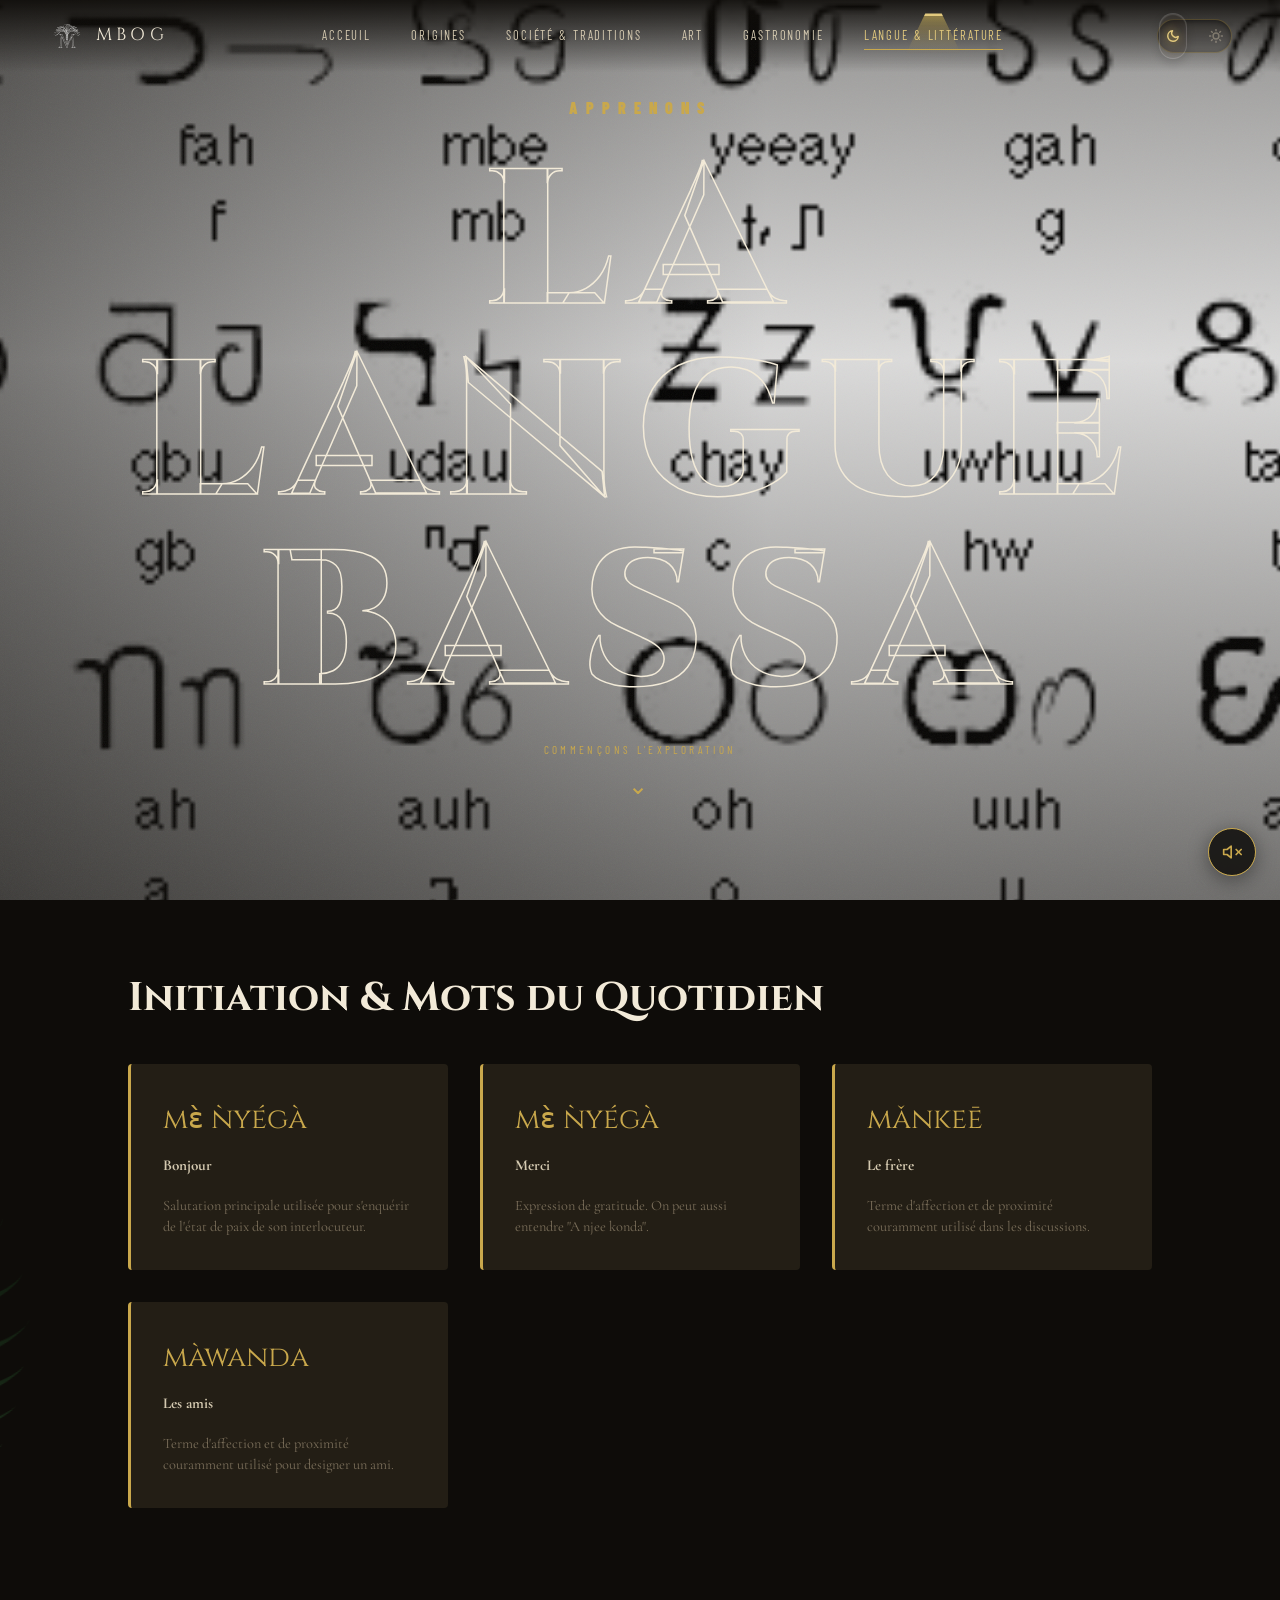
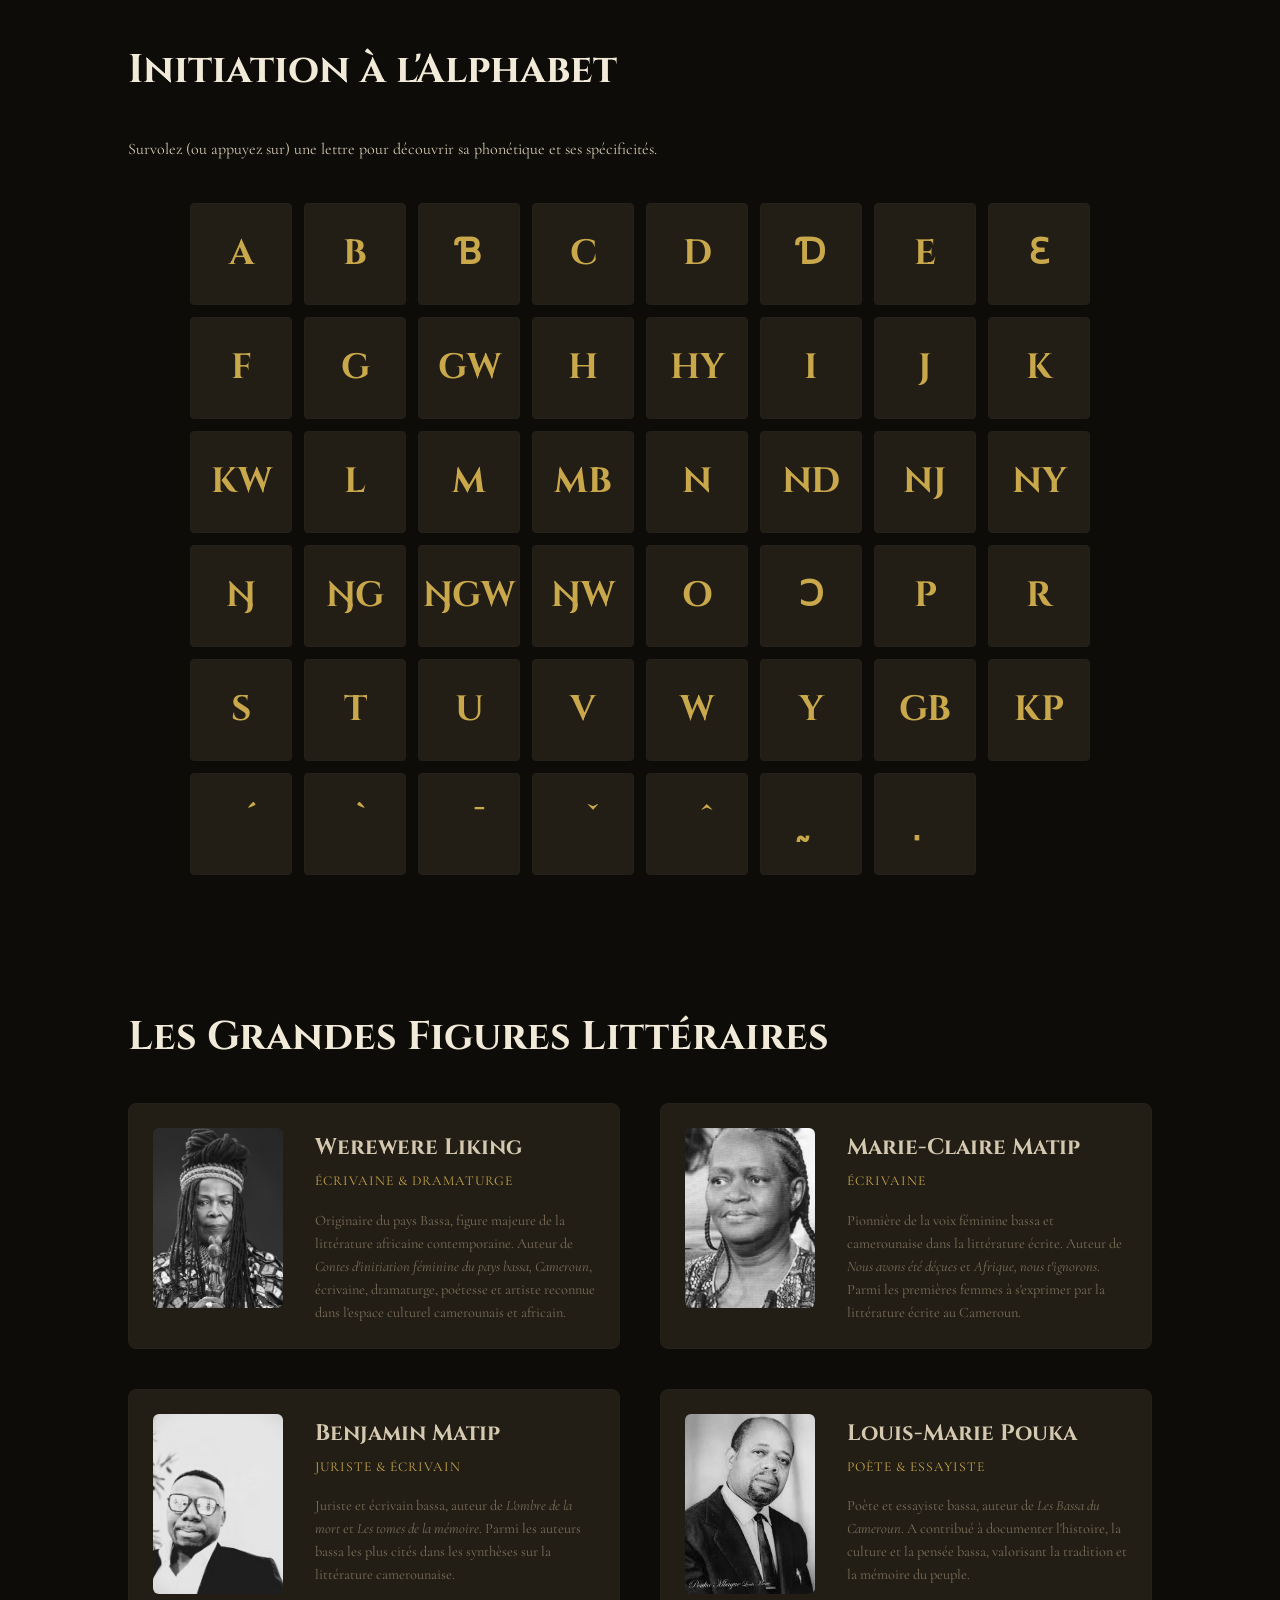
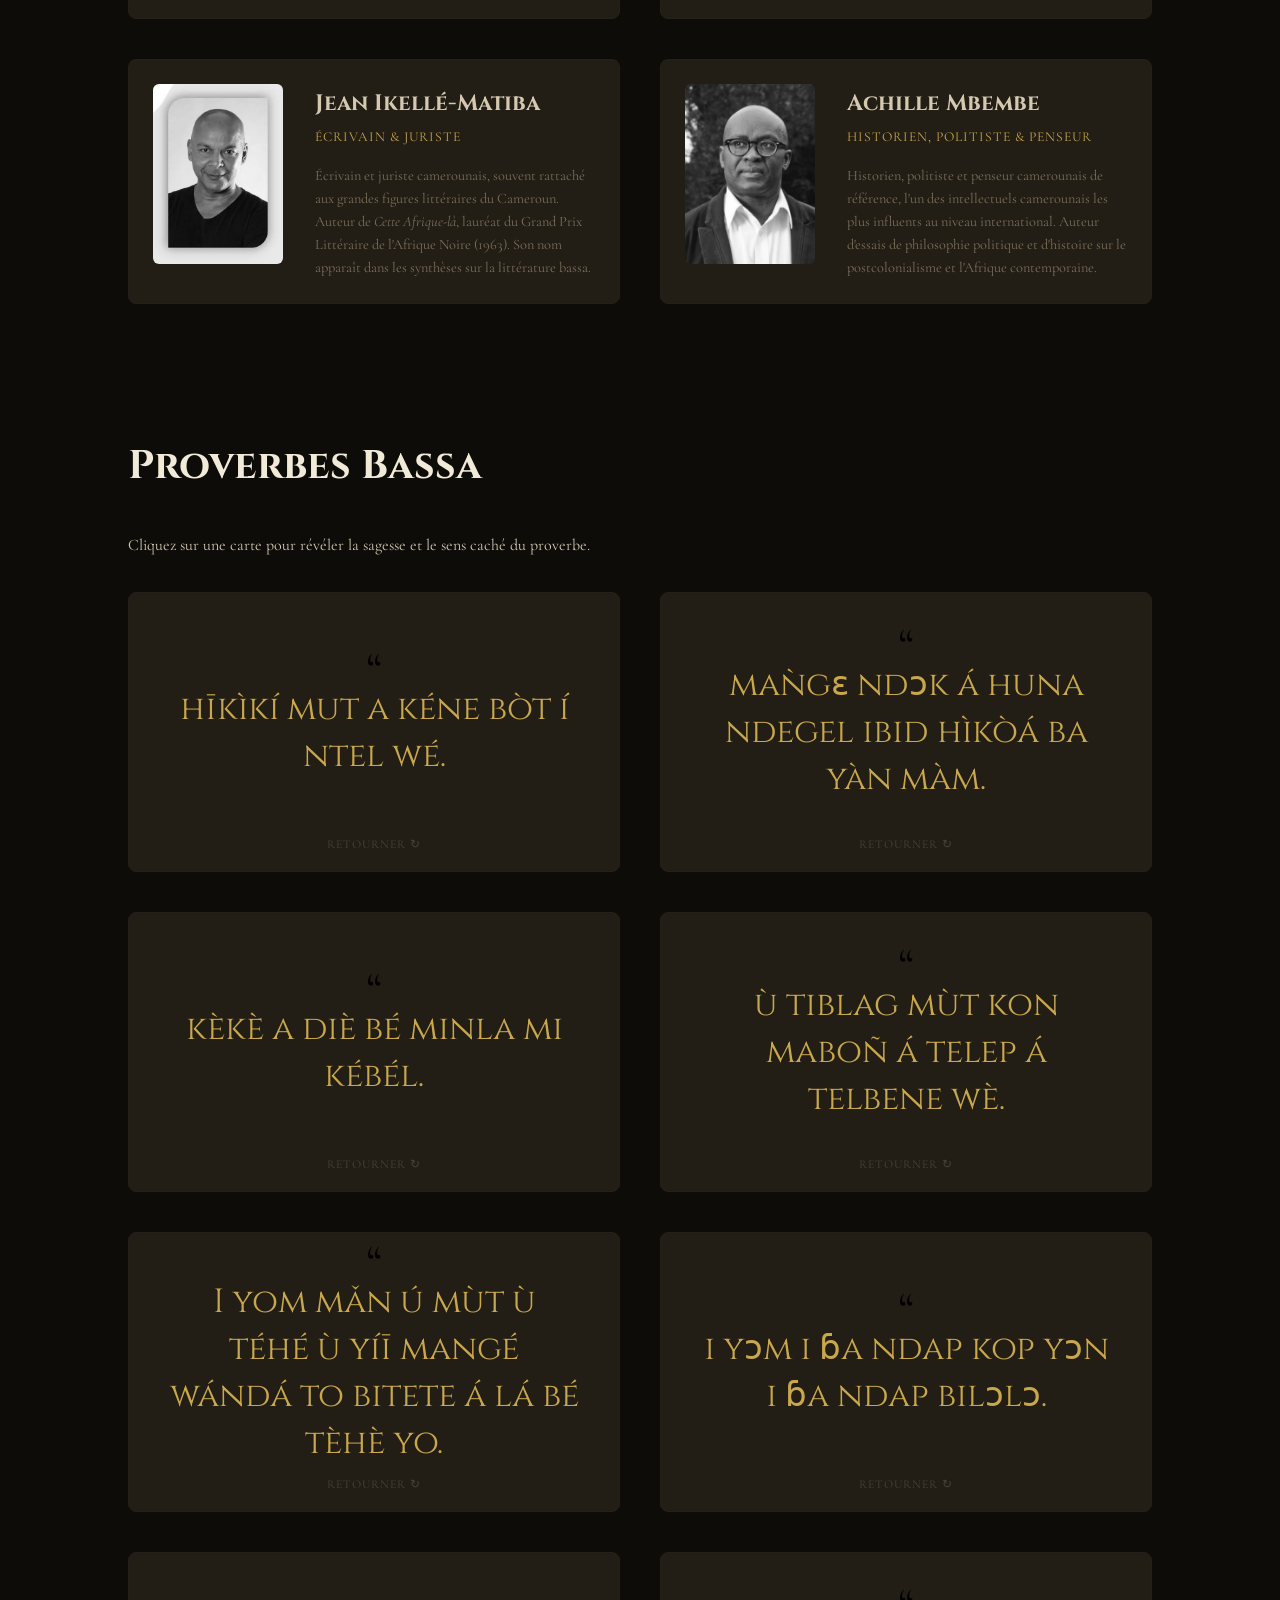
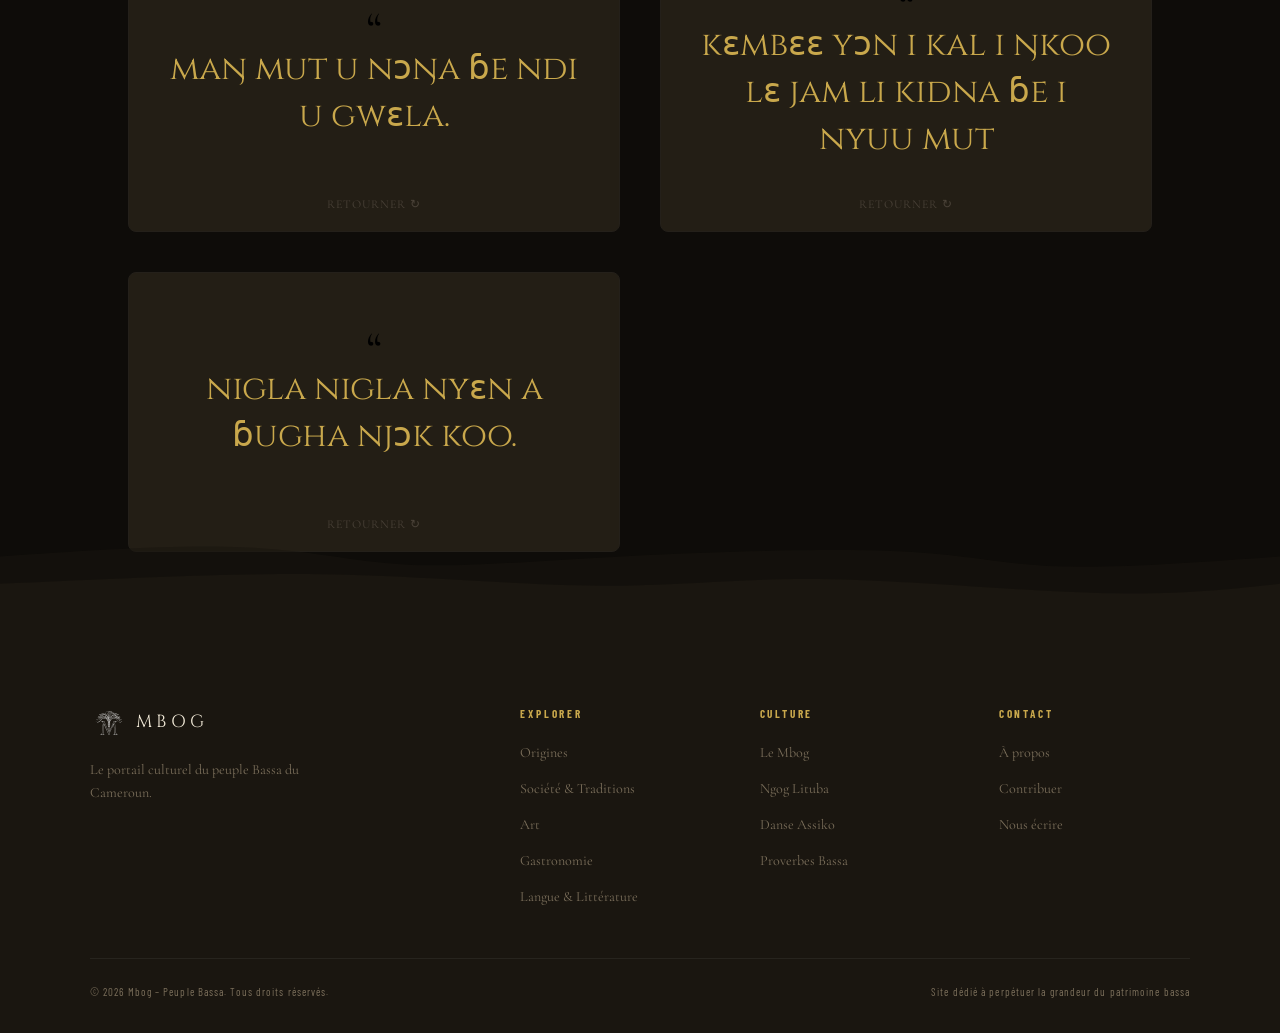
<file: pages/langue.html>
<!DOCTYPE html>
<html lang="fr">
<head>
  <meta charset="UTF-8" />
  <link rel="icon" type="image/svg+xml" href="../assets/icone/icone-gold.svg" sizes="any">
  <link rel="icon" type="image/svg+xml" href="../assets/icone/icone-gold.svg" width="64" height="64">
  <meta name="viewport" content="width=device-width, initial-scale=1.0" />
  <title>Mbog - Le Peuple Bassa</title>
  <link rel="stylesheet" href="../css/style.css" />
  <link rel="stylesheet" href="../css/langue.css" />
  <link rel="stylesheet" href="../css/transition.css" />
  <link rel="stylesheet" href="../css/audio.css" />
  <link rel="preconnect" href="https://fonts.googleapis.com" />
  <link rel="preconnect" href="https://fonts.gstatic.com" crossorigin />
  <link href="https://fonts.googleapis.com/css2?family=Cinzel:wght@400;600;900&family=Cormorant+Garamond:ital,wght@0,300;0,400;1,300;1,400&family=Barlow+Condensed:wght@200;300;400&display=swap" rel="stylesheet" />
  <script src="../js/theme.js" defer></script>
  <script src="../js/langue-proverbe.js" defer></script>
</head>
<body>

  <!-- ═══════════════════════════════ NAVBAR ═══════════════════════════════ -->
  <nav class="navbar">
    <div class="nav-logo">
      <img src="../assets/icone/icone.svg" alt="Mbog" class="logo-icon">
      <span class="logo-text">MBOG</span>
    </div>
    <ul class="nav-links">
      <li><a href="index.html">acceuil</a></li>
      <li><a href="histoire.html">Origines</a></li>
      <li><a href="societe.html">Société & Traditions</a></li>
      <li><a href="art.html">Art </a></li>
      <li><a href="Gastronomie.html"> Gastronomie</a></li>
      <li><a href="langue.html" class="active">Langue & Littérature</a></li>
    </ul>
    <div class="theme-toggle-wrapper">
      <input type="checkbox" id="theme-toggle" class="theme-checkbox">
      <label for="theme-toggle" class="theme-toggle-label">
        <span class="toggle-icon icon-moon">
          <svg xmlns="http://www.w3.org/2000/svg" viewBox="0 0 24 24" fill="none" stroke="currentColor" stroke-width="2.5" stroke-linecap="round" stroke-linejoin="round">
            <path d="M21 12.79A9 9 0 1 1 11.21 3 7 7 0 0 0 21 12.79z"></path>
          </svg>
        </span>

        <span class="toggle-icon icon-sun">
          <svg xmlns="http://www.w3.org/2000/svg" viewBox="0 0 24 24" fill="none" stroke="currentColor" stroke-width="2.5" stroke-linecap="round" stroke-linejoin="round">
            <circle cx="12" cy="12" r="5"></circle>
            <line x1="12" y1="1" x2="12" y2="3"></line>
            <line x1="12" y1="21" x2="12" y2="23"></line>
            <line x1="4.22" y1="4.22" x2="5.64" y2="5.64"></line>
            <line x1="18.36" y1="18.36" x2="19.78" y2="19.78"></line>
            <line x1="1" y1="12" x2="3" y2="12"></line>
            <line x1="21" y1="12" x2="23" y2="12"></line>
            <line x1="4.22" y1="19.78" x2="5.64" y2="18.36"></line>
            <line x1="18.36" y1="5.64" x2="19.78" y2="4.22"></line>
          </svg>
        </span>
        
        <div class="glass-bubble"></div>
      </label>
    </div>
    
  </nav>

  <!-- ═══════════════════════════════ HERO ═══════════════════════════════ -->
  <header class="hero" id="langue">
  
    <div class="hero-bg-l"></div>
    <div class="hero-overlay"></div>
    <div class="hero-grain"></div>

    <div class="hero-content">
      <p class="hero-eyebrow">apprenons</p>
      <h2 class="hero-title">
        <span class="hero-title-big">la langue bassa</span>
      </h2>
      <a href="#explorer" class="hero-scroll-cta">
        <span>commençons l'exploration</span>
        <span class="scroll-arrow">&#8964;</span>
      </a>
    </div>

  </header>
  <!-- main -->
  <main>
    <section class="langue-section">
      <div class="section-header">
        <span class="gastro-line"></span>
        <h2>Initiation & Mots du Quotidien</h2>
      </div>
      
      <div class="lexique-grid">
        <div class="lexique-card">
          <div class="lexique-word">mɛ̀ ǹyégà</div>
          <div class="lexique-translation">Bonjour </div>
          <p class="lexique-usage">Salutation principale utilisée pour s'enquérir de l'état de paix de son interlocuteur.</p>
        </div>
        <div class="lexique-card">
          <div class="lexique-word">mɛ̀ ǹyégà</div>
          <div class="lexique-translation">Merci</div>
          <p class="lexique-usage">Expression de gratitude. On peut aussi entendre "A njee konda".</p>
        </div>
        <div class="lexique-card">
          <div class="lexique-word">mǎnkeē</div>
          <div class="lexique-translation">Le frère</div>
          <p class="lexique-usage">Terme d'affection et de proximité couramment utilisé dans les discussions.</p>
        </div>
        <div class="lexique-card">
          <div class="lexique-word">màwanda</div>
          <div class="lexique-translation">Les amis</div>
          <p class="lexique-usage">Terme d'affection et de proximité couramment utilisé pour designer un ami.</p>
        </div>
      </div>
    </section>

    <!-- =================================================================
        SECTION 2 : L'ALPHABET INTERACTIF (ABÉCÉDAIRE)
    ================================================================== -->
    <section class="langue-section">
      <div class="section-header">
        <span class="gastro-line"></span>
        <h2>Initiation à l'Alphabet</h2>
      </div>
      <p class="alphabet-subtitle">Survolez (ou appuyez sur) une lettre pour découvrir sa phonétique et ses spécificités.</p>
      
      <div class="alphabet-table">
        
        <!-- Lettre A -->
        <div class="alphabet-cell">
          <span class="letter-main">A</span>
          <div class="letter-tooltip">
            <h3>Lettre A</h3>
            <p><strong>Phonétique :</strong> [a]</p>
            <p><strong>Remarque :</strong> Voyelle ouverte. Se prononce comme le "a" en français dans "chat". Peut porter des tons (haut, bas, modulé).</p>
          </div>
        </div>

        <!-- Lettre B -->
        <div class="alphabet-cell">
          <span class="letter-main">B</span>
          <div class="letter-tooltip">
            <h3>Lettre B</h3>
            <p><strong>Phonétique :</strong> [b]</p>
            <p><strong>Remarque :</strong> Consonne occlusive bilabiale sonore. Se prononce comme le "b" en français.</p>
          </div>
        </div>

        <!-- Lettre Ɓ (Spécifique Bassa) -->
        <div class="alphabet-cell">
          <span class="letter-main">Ɓ</span>
          <div class="letter-tooltip">
            <h3>Lettre Ɓ (b implosif)</h3>
            <p><strong>Phonétique :</strong> [ɓ]</p>
            <p><strong>Remarque :</strong> Consonne implosive bilabiale sonore. Le son est produit en aspirant l'air vers l'intérieur de la bouche lors du relâchement des lèvres.</p>
          </div>
        </div>

        <!-- Lettre C -->
        <div class="alphabet-cell">
          <span class="letter-main">C</span>
          <div class="letter-tooltip">
            <h3>Lettre C</h3>
            <p><strong>Phonétique :</strong> [c]</p>
            <p><strong>Remarque :</strong> Consonne palatale dans le système basaa.</p>
          </div>
        </div>

        <!-- Lettre D -->
        <div class="alphabet-cell">
          <span class="letter-main">D</span>
          <div class="letter-tooltip">
            <h3>Lettre D</h3>
            <p><strong>Phonétique :</strong> [d]</p>
            <p><strong>Remarque :</strong> Consonne occlusive alvéolaire sonore. Se prononce comme le "d" en français.</p>
          </div>
        </div>

        <!-- Lettre Ɗ (Spécifique Bassa) -->
        <div class="alphabet-cell">
          <span class="letter-main">Ɗ</span>
          <div class="letter-tooltip">
            <h3>Lettre Ɗ (d rétroflexe)</h3>
            <p><strong>Phonétique :</strong> [ɖ]</p>
            <p><strong>Remarque :</strong> Consonne occlusive rétroflexe sonore. Son particulier présent dans plusieurs langues bantoues.</p>
          </div>
        </div>

        <!-- Lettre E -->
        <div class="alphabet-cell">
          <span class="letter-main">E</span>
          <div class="letter-tooltip">
            <h3>Lettre E</h3>
            <p><strong>Phonétique :</strong> [e]</p>
            <p><strong>Remarque :</strong> Voyelle mi-fermée antérieure. Se prononce comme le "é" en français.</p>
          </div>
        </div>

        <!-- Lettre Ɛ (e ouvert) -->
        <div class="alphabet-cell">
          <span class="letter-main">Ɛ</span>
          <div class="letter-tooltip">
            <h3>Lettre Ɛ (e ouvert)</h3>
            <p><strong>Phonétique :</strong> [ɛ]</p>
            <p><strong>Remarque :</strong> Voyelle mi-ouverte antérieure. Se prononce comme le "è" ou "ê" en français (ex: "père", "fête").</p>
          </div>
        </div>

        <!-- Lettre F -->
        <div class="alphabet-cell">
          <span class="letter-main">F</span>
          <div class="letter-tooltip">
            <h3>Lettre F</h3>
            <p><strong>Phonétique :</strong> [f]</p>
            <p><strong>Remarque :</strong> Consonne fricative labiodentale sourde. Se prononce comme le "f" en français.</p>
          </div>
        </div>

        <!-- Lettre G -->
        <div class="alphabet-cell">
          <span class="letter-main">G</span>
          <div class="letter-tooltip">
            <h3>Lettre G</h3>
            <p><strong>Phonétique :</strong> [g]</p>
            <p><strong>Remarque :</strong> Consonne occlusive vélaire sonore. Se prononce comme le "g" dur en français ("gare").</p>
          </div>
        </div>

        <!-- Lettre GW -->
        <div class="alphabet-cell">
          <span class="letter-main">GW</span>
          <div class="letter-tooltip">
            <h3>Lettre GW</h3>
            <p><strong>Phonétique :</strong> [gʷ]</p>
            <p><strong>Remarque :</strong> Consonne vélaire labialisée. Son "g" suivi de "w" labialisé.</p>
          </div>
        </div>

        <!-- Lettre H -->
        <div class="alphabet-cell">
          <span class="letter-main">H</span>
          <div class="letter-tooltip">
            <h3>Lettre H</h3>
            <p><strong>Phonétique :</strong> [h]</p>
            <p><strong>Remarque :</strong> Consonne fricative glottale sourde. Son proche du "h" anglais dans "hello".</p>
          </div>
        </div>

        <!-- Lettre HY -->
        <div class="alphabet-cell">
          <span class="letter-main">HY</span>
          <div class="letter-tooltip">
            <h3>Lettre HY</h3>
            <p><strong>Phonétique :</strong> [ç] ou [hj]</p>
            <p><strong>Remarque :</strong> Son palatalisé selon les analyses. Groupe consonantique spécial du basaa.</p>
          </div>
        </div>

        <!-- Lettre I -->
        <div class="alphabet-cell">
          <span class="letter-main">I</span>
          <div class="letter-tooltip">
            <h3>Lettre I</h3>
            <p><strong>Phonétique :</strong> [i]</p>
            <p><strong>Remarque :</strong> Voyelle fermée antérieure. Se prononce comme le "i" en français.</p>
          </div>
        </div>

        <!-- Lettre J -->
        <div class="alphabet-cell">
          <span class="letter-main">J</span>
          <div class="letter-tooltip">
            <h3>Lettre J</h3>
            <p><strong>Phonétique :</strong> [ɟ]</p>
            <p><strong>Remarque :</strong> Consonne occlusive palatale sonore. Son palatal spécial.</p>
          </div>
        </div>

        <!-- Lettre K -->
        <div class="alphabet-cell">
          <span class="letter-main">K</span>
          <div class="letter-tooltip">
            <h3>Lettre K</h3>
            <p><strong>Phonétique :</strong> [k]</p>
            <p><strong>Remarque :</strong> Consonne occlusive vélaire sourde. Se prononce comme le "k" en français.</p>
          </div>
        </div>

        <!-- Lettre KW -->
        <div class="alphabet-cell">
          <span class="letter-main">KW</span>
          <div class="letter-tooltip">
            <h3>Lettre KW</h3>
            <p><strong>Phonétique :</strong> [kʷ]</p>
            <p><strong>Remarque :</strong> Consonne vélaire labialisée. Son "k" suivi de "w" labialisé.</p>
          </div>
        </div>

        <!-- Lettre L -->
        <div class="alphabet-cell">
          <span class="letter-main">L</span>
          <div class="letter-tooltip">
            <h3>Lettre L</h3>
            <p><strong>Phonétique :</strong> [l]</p>
            <p><strong>Remarque :</strong> Consonne latérale alvéolaire. Se prononce comme le "l" en français.</p>
          </div>
        </div>

        <!-- Lettre M -->
        <div class="alphabet-cell">
          <span class="letter-main">M</span>
          <div class="letter-tooltip">
            <h3>Lettre M</h3>
            <p><strong>Phonétique :</strong> [m]</p>
            <p><strong>Remarque :</strong> Consonne nasale bilabiale. Se prononce comme le "m" en français.</p>
          </div>
        </div>

        <!-- Lettre MB -->
        <div class="alphabet-cell">
          <span class="letter-main">MB</span>
          <div class="letter-tooltip">
            <h3>Lettre MB</h3>
            <p><strong>Phonétique :</strong> [mb]</p>
            <p><strong>Remarque :</strong> Double articulation nasale + occlusive sonore. Séquence "m" + "b".</p>
          </div>
        </div>

        <!-- Lettre N -->
        <div class="alphabet-cell">
          <span class="letter-main">N</span>
          <div class="letter-tooltip">
            <h3>Lettre N</h3>
            <p><strong>Phonétique :</strong> [n]</p>
            <p><strong>Remarque :</strong> Consonne nasale alvéolaire. Se prononce comme le "n" en français.</p>
          </div>
        </div>

        <!-- Lettre ND -->
        <div class="alphabet-cell">
          <span class="letter-main">ND</span>
          <div class="letter-tooltip">
            <h3>Lettre ND</h3>
            <p><strong>Phonétique :</strong> [nd]</p>
            <p><strong>Remarque :</strong> Double articulation nasale + occlusive sonore. Séquence "n" + "d".</p>
          </div>
        </div>

        <!-- Lettre NJ -->
        <div class="alphabet-cell">
          <span class="letter-main">NJ</span>
          <div class="letter-tooltip">
            <h3>Lettre NJ</h3>
            <p><strong>Phonétique :</strong> [ɲ͡ɟ] ou [ndʒ]</p>
            <p><strong>Remarque :</strong> Groupe consonantique du système basaa. Son complexe spécifique.</p>
          </div>
        </div>

        <!-- Lettre NY -->
        <div class="alphabet-cell">
          <span class="letter-main">NY</span>
          <div class="letter-tooltip">
            <h3>Lettre NY</h3>
            <p><strong>Phonétique :</strong> [ɲ]</p>
            <p><strong>Remarque :</strong> Consonne nasale palatale. Se prononce comme le "gn" en français ("gnome"). Très fréquent en Bassa.</p>
          </div>
        </div>

        <!-- Lettre Ŋ (n vélaire) -->
        <div class="alphabet-cell">
          <span class="letter-main">Ŋ</span>
          <div class="letter-tooltip">
            <h3>Lettre Ŋ (n vélaire)</h3>
            <p><strong>Phonétique :</strong> [ŋ]</p>
            <p><strong>Remarque :</strong> Consonne nasale vélaire. Se prononce comme le "ng" à la fin du mot anglais "singing". Très fréquent en Bassa.</p>
          </div>
        </div>

        <!-- Lettre ŊG -->
        <div class="alphabet-cell">
          <span class="letter-main">ŊG</span>
          <div class="letter-tooltip">
            <h3>Lettre ŊG</h3>
            <p><strong>Phonétique :</strong> [ŋg]</p>
            <p><strong>Remarque :</strong> Séquence nasale vélaire + occlusive sonore. Groupe "ŋ" + "g".</p>
          </div>
        </div>

        <!-- Lettre ŊGW -->
        <div class="alphabet-cell">
          <span class="letter-main">ŊGW</span>
          <div class="letter-tooltip">
            <h3>Lettre ŊGW</h3>
            <p><strong>Phonétique :</strong> [ŋgʷ]</p>
            <p><strong>Remarque :</strong> Nasale vélaire + occlusive labialisée. Groupe complexe spécifique.</p>
          </div>
        </div>

        <!-- Lettre ŊW -->
        <div class="alphabet-cell">
          <span class="letter-main">ŊW</span>
          <div class="letter-tooltip">
            <h3>Lettre ŊW</h3>
            <p><strong>Phonétique :</strong> [ŋʷ]</p>
            <p><strong>Remarque :</strong> Nasale vélaire labialisée. Son "ŋ" suivi de "w" labialisé.</p>
          </div>
        </div>

        <!-- Lettre O -->
        <div class="alphabet-cell">
          <span class="letter-main">O</span>
          <div class="letter-tooltip">
            <h3>Lettre O</h3>
            <p><strong>Phonétique :</strong> [o]</p>
            <p><strong>Remarque :</strong> Voyelle mi-fermée postérieure. Se prononce comme le "o" fermé en français ("mot").</p>
          </div>
        </div>

        <!-- Lettre Ɔ (o ouvert) -->
        <div class="alphabet-cell">
          <span class="letter-main">Ɔ</span>
          <div class="letter-tooltip">
            <h3>Lettre Ɔ (o ouvert)</h3>
            <p><strong>Phonétique :</strong> [ɔ]</p>
            <p><strong>Remarque :</strong> Voyelle mi-ouverte postérieure. Se prononce comme le "o" ouvert en français ("porte").</p>
          </div>
        </div>

        <!-- Lettre P -->
        <div class="alphabet-cell">
          <span class="letter-main">P</span>
          <div class="letter-tooltip">
            <h3>Lettre P</h3>
            <p><strong>Phonétique :</strong> [p]</p>
            <p><strong>Remarque :</strong> Consonne occlusive bilabiale sourde. Se prononce comme le "p" en français.</p>
          </div>
        </div>

        <!-- Lettre R -->
        <div class="alphabet-cell">
          <span class="letter-main">R</span>
          <div class="letter-tooltip">
            <h3>Lettre R</h3>
            <p><strong>Phonétique :</strong> [r]</p>
            <p><strong>Remarque :</strong> Consonne battue/alvéolaire selon le contexte. Son "r" léger.</p>
          </div>
        </div>

        <!-- Lettre S -->
        <div class="alphabet-cell">
          <span class="letter-main">S</span>
          <div class="letter-tooltip">
            <h3>Lettre S</h3>
            <p><strong>Phonétique :</strong> [s]</p>
            <p><strong>Remarque :</strong> Consonne fricative alvéolaire sourde. Se prononce comme le "s" en français.</p>
          </div>
        </div>

        <!-- Lettre T -->
        <div class="alphabet-cell">
          <span class="letter-main">T</span>
          <div class="letter-tooltip">
            <h3>Lettre T</h3>
            <p><strong>Phonétique :</strong> [t]</p>
            <p><strong>Remarque :</strong> Consonne occlusive alvéolaire sourde. Se prononce comme le "t" en français.</p>
          </div>
        </div>

        <!-- Lettre U -->
        <div class="alphabet-cell">
          <span class="letter-main">U</span>
          <div class="letter-tooltip">
            <h3>Lettre U</h3>
            <p><strong>Phonétique :</strong> [u]</p>
            <p><strong>Remarque :</strong> Voyelle fermée postérieure. Se prononce comme le "ou" en français.</p>
          </div>
        </div>

        <!-- Lettre V -->
        <div class="alphabet-cell">
          <span class="letter-main">V</span>
          <div class="letter-tooltip">
            <h3>Lettre V</h3>
            <p><strong>Phonétique :</strong> [v]</p>
            <p><strong>Remarque :</strong> Consonne fricative labiodentale sonore. Se prononce comme le "v" en français.</p>
          </div>
        </div>

        <!-- Lettre W -->
        <div class="alphabet-cell">
          <span class="letter-main">W</span>
          <div class="letter-tooltip">
            <h3>Lettre W</h3>
            <p><strong>Phonétique :</strong> [w]</p>
            <p><strong>Remarque :</strong> Semi-voyelle labio-vélaire sonore. Se prononce comme le "w" en anglais.</p>
          </div>
        </div>

        <!-- Lettre Y -->
        <div class="alphabet-cell">
          <span class="letter-main">Y</span>
          <div class="letter-tooltip">
            <h3>Lettre Y</h3>
            <p><strong>Phonétique :</strong> [j]</p>
            <p><strong>Remarque :</strong> Semi-voyelle palatale. Se prononce comme le "y" en français ("yeux").</p>
          </div>
        </div>

        <!-- Double articulation GB -->
        <div class="alphabet-cell">
          <span class="letter-main">GB</span>
          <div class="letter-tooltip">
            <h3>Double articulation GB</h3>
            <p><strong>Phonétique :</strong> [ɡ͡b]</p>
            <p><strong>Remarque :</strong> Double articulation labiovélaire sonore. Consonne produite avec une fermeture simultanée vélaire et bilabiale.</p>
          </div>
        </div>

        <!-- Double articulation KP -->
        <div class="alphabet-cell">
          <span class="letter-main">KP</span>
          <div class="letter-tooltip">
            <h3>Double articulation KP</h3>
            <p><strong>Phonétique :</strong> [k͡p]</p>
            <p><strong>Remarque :</strong> Double articulation labiovélaire sourde. Consonne produite avec une fermeture simultanée vélaire et bilabiale, sourde.</p>
          </div>
        </div>

        <!-- Symbole ton haut -->
        <div class="alphabet-cell">
          <span class="letter-main">́</span>
          <div class="letter-tooltip">
            <h3>Symbole ton haut</h3>
            <p><strong>Usage :</strong> Ton haut</p>
            <p><strong>Remarque :</strong> Marquage tonal. Indique un ton élevé dans la prononciation.</p>
          </div>
        </div>

        <!-- Symbole ton bas -->
        <div class="alphabet-cell">
          <span class="letter-main">̀</span>
          <div class="letter-tooltip">
            <h3>Symbole ton bas</h3>
            <p><strong>Usage :</strong> Ton bas</p>
            <p><strong>Remarque :</strong> Marquage tonal. Indique un ton faible dans la prononciation.</p>
          </div>
        </div>

        <!-- Symbole ton moyen -->
        <div class="alphabet-cell">
          <span class="letter-main">̄</span>
          <div class="letter-tooltip">
            <h3>Symbole ton moyen</h3>
            <p><strong>Usage :</strong> Ton moyen</p>
            <p><strong>Remarque :</strong> Selon les conventions de notation. Indique un ton intermédiaire.</p>
          </div>
        </div>

        <!-- Symbole ton montant -->
        <div class="alphabet-cell">
          <span class="letter-main">̌</span>
          <div class="letter-tooltip">
            <h3>Symbole ton montant</h3>
            <p><strong>Usage :</strong> Ton montant ou contour</p>
            <p><strong>Remarque :</strong> Selon le système de transcription. Indique un ton qui monte.</p>
          </div>
        </div>

        <!-- Symbole ton descendant -->
        <div class="alphabet-cell">
          <span class="letter-main">̂</span>
          <div class="letter-tooltip">
            <h3>Symbole ton descendant</h3>
            <p><strong>Usage :</strong> Ton descendant ou contour</p>
            <p><strong>Remarque :</strong> Selon le système de transcription. Indique un ton qui descend.</p>
          </div>
        </div>

        <!-- Symbole nasalisation -->
        <div class="alphabet-cell">
          <span class="letter-main">̰</span>
          <div class="letter-tooltip">
            <h3>Symbole nasalisation</h3>
            <p><strong>Usage :</strong> Nasalisation</p>
            <p><strong>Remarque :</strong> Utilisé dans certaines transcriptions linguistiques. Indique une voyelle nasalisée.</p>
          </div>
        </div>

        <!-- Symbole sous-point -->
        <div class="alphabet-cell">
          <span class="letter-main">̣</span>
          <div class="letter-tooltip">
            <h3>Symbole sous-point</h3>
            <p><strong>Usage :</strong> Sous-point / modification phonétique</p>
            <p><strong>Remarque :</strong> Peut apparaître dans certaines notations. Indique une modification phonétique spécifique.</p>
          </div>
        </div>
      </div>
    </section>

    <section class="langue-section">
      <div class="section-header">
        <span class="gastro-line"></span>
        <h2>Les Grandes Figures Littéraires</h2>
      </div>

      <div class="figures-grid">

        <!-- Werewere Liking -->
        <div class="figure-card">
          <div class="figure-img-wrapper">
            <img src="../assets/images/figures/werewere.avif" alt="Werewere Liking" class="figure-img img-portrait">
            <img src="../assets/images/figures/werewer.jpg" alt="L'œuvre de Werewere Liking" class="figure-img img-work">
          </div>
          
          <div class="figure-info">
            <h3>Werewere Liking</h3>
            <span class="figure-role">Écrivaine & Dramaturge</span>
            <p>Originaire du pays Bassa, figure majeure de la littérature africaine contemporaine. Auteur de <em>Contes d'initiation féminine du pays bassa, Cameroun</em>, écrivaine, dramaturge, poétesse et artiste reconnue dans l'espace culturel camerounais et africain.</p>
          </div>
        </div>

        <!-- Marie-Claire Matip -->
        <div class="figure-card">
          <div class="figure-img-wrapper">
            <img src="../assets/images/figures/mari.jpg" alt="Marie-Claire Matip" class="figure-img img-portrait">
            <img src="../assets/images/figures/marie.jpg" alt="L'œuvre de Marie-Claire Matip" class="figure-img img-work">
          </div>
          
          <div class="figure-info">
            <h3>Marie-Claire Matip</h3>
            <span class="figure-role">Écrivaine</span>
            <p>Pionnière de la voix féminine bassa et camerounaise dans la littérature écrite. Auteur de <em>Nous avons été déçues</em> et <em>Afrique, nous t'ignorons</em>. Parmi les premières femmes à s'exprimer par la littérature écrite au Cameroun.</p>
          </div>
        </div>

        <!-- Benjamin Matip -->
        <div class="figure-card">
          <div class="figure-img-wrapper">
            <img src="../assets/images/figures/ben.jpg" alt="Benjamin Matip" class="figure-img img-portrait">
            <img src="../assets/images/figures/benjam.jpg" alt="L'œuvre de Benjamin Matip" class="figure-img img-work">
          </div>
          
          <div class="figure-info">
            <h3>Benjamin Matip</h3>
            <span class="figure-role">Juriste & Écrivain</span>
            <p>Juriste et écrivain bassa, auteur de <em>L'ombre de la mort</em> et <em>Les tomes de la mémoire</em>. Parmi les auteurs bassa les plus cités dans les synthèses sur la littérature camerounaise.</p>
          </div>
        </div>

        <!-- Louis-Marie Pouka -->
        <div class="figure-card">
          <div class="figure-img-wrapper">
            <img src="../assets/images/figures/luis-m.jpg" alt="Louis-Marie Pouka" class="figure-img img-portrait">
            <img src="../assets/images/figures/lui.jpg" alt="L'œuvre de Louis-Marie Pouka" class="figure-img img-work">
          </div>
          
          <div class="figure-info">
            <h3>Louis-Marie Pouka</h3>
            <span class="figure-role">Poète & Essayiste</span>
            <p>Poète et essayiste bassa, auteur de <em>Les Bassa du Cameroun</em>. A contribué à documenter l'histoire, la culture et la pensée bassa, valorisant la tradition et la mémoire du peuple.</p>
          </div>
        </div>

        <!-- Jean Ikellé-Matiba -->
        <div class="figure-card">
          <div class="figure-img-wrapper">
            <img src="../assets/images/figures/jean-ikelle.jpeg" alt="Jean Ikellé-Matiba" class="figure-img img-portrait">
            <img src="../assets/images/figures/jean-ikelle-e.jpeg" alt="L'œuvre de Jean Ikellé-Matiba" class="figure-img img-work">
          </div>
          
          <div class="figure-info">
            <h3>Jean Ikellé-Matiba</h3>
            <span class="figure-role">Écrivain & Juriste</span>
            <p>Écrivain et juriste camerounais, souvent rattaché aux grandes figures littéraires du Cameroun. Auteur de <em>Cette Afrique-là</em>, lauréat du Grand Prix Littéraire de l'Afrique Noire (1963). Son nom apparaît dans les synthèses sur la littérature bassa.</p>
          </div>
        </div>

        <!-- Achille Mbembe -->
        <div class="figure-card">
          <div class="figure-img-wrapper">
            <img src="../assets/images/figures/mbembe.avif" alt="Achille Mbembe" class="figure-img img-portrait">
            <img src="../assets/images/figures/mbemb.jpg" alt="L'œuvre d'Achille Mbembe" class="figure-img img-work">
          </div>
          
          <div class="figure-info">
            <h3>Achille Mbembe</h3>
            <span class="figure-role">Historien, Politiste & Penseur</span>
            <p>Historien, politiste et penseur camerounais de référence, l'un des intellectuels camerounais les plus influents au niveau international. Auteur d'essais de philosophie politique et d'histoire sur le postcolonialisme et l'Afrique contemporaine.</p>
          </div>
        </div>
      </div>
    </section>

    <section class="langue-section">
      <div class="section-header">
        <span class="gastro-line"></span>
        <h2>Proverbes Bassa</h2>
      </div>
      <p class="proverbes-subtitle">Cliquez sur une carte pour révéler la sagesse et le sens caché du proverbe.</p>

      <div class="proverbes-grid">
        
        <!-- Proverbe 1 -->
        <div class="proverbe-flip-card js-flip-card">
          <div class="flip-card-inner">
            <div class="flip-card-front">
              <div class="card-icon">“</div>
              <p class="proverbe-bassa">hīkìkí mut a kéne bòt í ntel wé.</p>
              <span class="flip-hint">Retourner ↻</span>
            </div>
            <div class="flip-card-back">
              <h3>Signification</h3>
              <p class="proverbe-sens">Chacun accroche son sac à sa taille.</p>
              <span class="flip-hint">Retourner ↻</span>
            </div>
          </div>
        </div>

        <!-- Proverbe 2 -->
        <div class="proverbe-flip-card js-flip-card">
          <div class="flip-card-inner">
            <div class="flip-card-front">
              <div class="card-icon">“</div>
              <p class="proverbe-bassa">maǹgɛ ndɔk á huna ndegel ibid hìkòá ba yàn màm.</p>
              <span class="flip-hint">Retourner ↻</span>
            </div>
            <div class="flip-card-back">
              <h3>Signification</h3>
              <p class="proverbe-sens">l'enfant têtu rapporta de gros testicules à la colline des négligeants.</p>
              <span class="flip-hint">Retourner ↻</span>
            </div>
          </div>
        </div>

        <!-- Proverbe 3 -->
        <div class="proverbe-flip-card js-flip-card">
          <div class="flip-card-inner">
            <div class="flip-card-front">
              <div class="card-icon">“</div>
              <p class="proverbe-bassa">kèkè a diè bé minla mi kébél.</p>
              <span class="flip-hint">Retourner ↻</span>
            </div>
            <div class="flip-card-back">
              <h3>Signification</h3>
              <p class="proverbe-sens">Celui qui marche trop ne mange pas les tripes de chèvre.</p>
              <span class="flip-hint">Retourner ↻</span>
            </div>
          </div>
        </div>

        <!-- Proverbe 5 -->
        <div class="proverbe-flip-card js-flip-card">
          <div class="flip-card-inner">
            <div class="flip-card-front">
              <div class="card-icon">“</div>
              <p class="proverbe-bassa">ù tiblag mùt kon maboñ á telep á telbene wè.</p>
              <span class="flip-hint">Retourner ↻</span>
            </div>
            <div class="flip-card-back">
              <h3>Signification</h3>
              <p class="proverbe-sens">Tu soigne le mal de genoux à quelqu'un , quand il se lève, il se lève contre toi.</p>
              <span class="flip-hint">Retourner ↻</span>
            </div>
          </div>
        </div>

        <!-- Proverbe 6 -->
        <div class="proverbe-flip-card js-flip-card">
          <div class="flip-card-inner">
            <div class="flip-card-front">
              <div class="card-icon">“</div>
              <p class="proverbe-bassa">I yom mǎn ú mùt ù téhé ù yíī mangé wándá to bitete á lá bé tèhè yo.</p>
              <span class="flip-hint">Retourner ↻</span>
            </div>
            <div class="flip-card-back">
              <h3>Signification</h3>
              <p class="proverbe-sens">Ce qu'un vieillard voit assis, un jeune même debout ne peut le voir.</p>
              <span class="flip-hint">Retourner ↻</span>
            </div>
          </div>
        </div>

        <!-- Proverbe 7 -->
        <div class="proverbe-flip-card js-flip-card">
          <div class="flip-card-inner">
            <div class="flip-card-front">
              <div class="card-icon">“</div>
              <p class="proverbe-bassa">i yɔm i ɓa ndap kop yɔn i ɓa ndap bilɔlɔ.</p>
              <span class="flip-hint">Retourner ↻</span>
            </div>
            <div class="flip-card-back">
              <h3>Signification</h3>
              <p class="proverbe-sens">Ce qu'il eût dans un poulailler est ce qu'il eût dans la maison des canards.</p>
              <span class="flip-hint">Retourner ↻</span>
            </div>
          </div>
        </div>

        <!-- Proverbe 8 -->
        <div class="proverbe-flip-card js-flip-card">
          <div class="flip-card-inner">
            <div class="flip-card-front">
              <div class="card-icon">“</div>
              <p class="proverbe-bassa">maŋ mut u nɔŋa ɓe ndi u gwɛla.</p>
              <span class="flip-hint">Retourner ↻</span>
            </div>
            <div class="flip-card-back">
              <h3>Signification</h3>
              <p class="proverbe-sens">Un vieillard ne poursuit pas mais attrape.</p>
              <span class="flip-hint">Retourner ↻</span>
            </div>
          </div>
        </div>

        <!-- Proverbe 9 -->
        <div class="proverbe-flip-card js-flip-card">
          <div class="flip-card-inner">
            <div class="flip-card-front">
              <div class="card-icon">“</div>
              <p class="proverbe-bassa">kɛmbɛɛ yɔn i kal i ŋkoo lɛ jam li kidna ɓe i nyuu mut</p>
              <span class="flip-hint">Retourner ↻</span>
            </div>
            <div class="flip-card-back">
              <h3>Signification</h3>
              <p class="proverbe-sens">C'est la chèvre qui dit à la corde: " une chose ne reste à jamais sur quelq'un"</p>
              <span class="flip-hint">Retourner ↻</span>
            </div>
          </div>
        </div>

        <!-- Proverbe 10 -->
        <div class="proverbe-flip-card js-flip-card">
          <div class="flip-card-inner">
            <div class="flip-card-front">
              <div class="card-icon">“</div>
              <p class="proverbe-bassa">nigla nigla nyɛn a ɓugha njɔk koo.</p>
              <span class="flip-hint">Retourner ↻</span>
            </div>
            <div class="flip-card-back">
              <h3>Signification</h3>
              <p class="proverbe-sens">C'est l'imitation qui fit fracturer une jambe à l'éléphant.</p>
              <span class="flip-hint">Retourner ↻</span>
            </div>
          </div>
        </div>

      </div>
    </section>

  </main>

  <!-- ═══════════════════════════════ FOOTER ═══════════════════════════════ -->
  <footer class="footer">
    <div class="flooter-waves">
      <svg width="100%" height="100%" id="svg" viewBox="0 0 1440 390" preserveAspectRatio="none" xmlns="http://www.w3.org/2000/svg" class="transition duration-300 ease-in-out delay-150"><style>
          .path-0{
            animation:pathAnim-0 4s;
            animation-timing-function: linear;
            animation-iteration-count: infinite;
          }
          @keyframes pathAnim-0{
            0%{
              d: path("M 0,400 L 0,100 C 99.45897435897436,70.8 198.91794871794872,41.599999999999994 273,55 C 347.0820512820513,68.4 395.7871794871795,124.4 455,139 C 514.2128205128205,153.6 583.9333333333334,126.8 685,103 C 786.0666666666666,79.2 918.479487179487,58.39999999999999 1003,73 C 1087.520512820513,87.60000000000001 1124.148717948718,137.60000000000002 1189,148 C 1253.851282051282,158.39999999999998 1346.925641025641,129.2 1440,100 L 1440,400 L 0,400 Z");
            }
            25%{
              d: path("M 0,400 L 0,100 C 103.3692307692308,105.77692307692308 206.7384615384616,111.55384615384615 274,116 C 341.2615384615384,120.44615384615385 372.4153846153846,123.56153846153848 448,116 C 523.5846153846154,108.43846153846152 643.6,90.2 727,93 C 810.4,95.8 857.1846153846153,119.63846153846154 921,134 C 984.8153846153847,148.36153846153846 1065.6615384615384,153.24615384615385 1155,146 C 1244.3384615384616,138.75384615384615 1342.1692307692308,119.37692307692308 1440,100 L 1440,400 L 0,400 Z");
            }
            50%{
              d: path("M 0,400 L 0,100 C 93.95128205128205,88.93846153846154 187.9025641025641,77.87692307692308 271,91 C 354.0974358974359,104.12307692307692 426.34102564102557,141.43076923076924 503,135 C 579.6589743589744,128.56923076923076 660.7333333333335,78.39999999999999 732,73 C 803.2666666666665,67.60000000000001 864.7256410256409,106.96923076923078 948,106 C 1031.274358974359,105.03076923076922 1136.3641025641027,63.72307692307692 1222,56 C 1307.6358974358973,48.27692307692308 1373.8179487179486,74.13846153846154 1440,100 L 1440,400 L 0,400 Z");
            }
            75%{
              d: path("M 0,400 L 0,100 C 80.64358974358973,78.02307692307693 161.28717948717946,56.04615384615385 231,60 C 300.71282051282054,63.95384615384615 359.49487179487187,93.83846153846153 446,90 C 532.5051282051281,86.16153846153847 646.7333333333332,48.6 743,51 C 839.2666666666668,53.4 917.571794871795,95.76153846153846 981,116 C 1044.428205128205,136.23846153846154 1092.9794871794873,134.35384615384615 1167,128 C 1241.0205128205127,121.64615384615385 1340.5102564102563,110.82307692307693 1440,100 L 1440,400 L 0,400 Z");
            }
            100%{
              d: path("M 0,400 L 0,100 C 99.45897435897436,70.8 198.91794871794872,41.599999999999994 273,55 C 347.0820512820513,68.4 395.7871794871795,124.4 455,139 C 514.2128205128205,153.6 583.9333333333334,126.8 685,103 C 786.0666666666666,79.2 918.479487179487,58.39999999999999 1003,73 C 1087.520512820513,87.60000000000001 1124.148717948718,137.60000000000002 1189,148 C 1253.851282051282,158.39999999999998 1346.925641025641,129.2 1440,100 L 1440,400 L 0,400 Z");
            }
          }</style><path fill="var(--c--surface)" d="M 0,400 L 0,100 C 99.45897435897436,70.8 198.91794871794872,41.599999999999994 273,55 C 347.0820512820513,68.4 395.7871794871795,124.4 455,139 C 514.2128205128205,153.6 583.9333333333334,126.8 685,103 C 786.0666666666666,79.2 918.479487179487,58.39999999999999 1003,73 C 1087.520512820513,87.60000000000001 1124.148717948718,137.60000000000002 1189,148 C 1253.851282051282,158.39999999999998 1346.925641025641,129.2 1440,100 L 1440,400 L 0,400 Z" stroke="none" stroke-width="0" fill-opacity="0.53" class="transition-all duration-300 ease-in-out delay-150 path-0"></path><style>
          .path-1{
            animation:pathAnim-1 4s;
            animation-timing-function: linear;
            animation-iteration-count: infinite;
          }
          @keyframes pathAnim-1{
            0%{
              d: path("M 0,400 L 0,233 C 94.33589743589741,214.84615384615384 188.67179487179482,196.69230769230768 261,189 C 333.3282051282052,181.30769230769232 383.64871794871794,184.0769230769231 456,200 C 528.351282051282,215.9230769230769 622.7333333333333,245 701,242 C 779.2666666666667,239 841.4179487179488,203.92307692307688 933,211 C 1024.5820512820512,218.07692307692312 1145.5948717948718,267.3076923076923 1235,278 C 1324.4051282051282,288.6923076923077 1382.202564102564,260.8461538461538 1440,233 L 1440,400 L 0,400 Z");
            }
            25%{
              d: path("M 0,400 L 0,233 C 63.42820512820515,252.8948717948718 126.8564102564103,272.7897435897436 203,278 C 279.1435897435897,283.2102564102564 368.00256410256395,273.7358974358974 453,263 C 537.997435897436,252.26410256410256 619.1333333333336,240.26666666666668 716,228 C 812.8666666666664,215.73333333333332 925.4641025641024,203.1974358974359 996,198 C 1066.5358974358976,192.8025641025641 1095.0102564102565,194.94358974358974 1162,202 C 1228.9897435897435,209.05641025641026 1334.4948717948719,221.02820512820512 1440,233 L 1440,400 L 0,400 Z");
            }
            50%{
              d: path("M 0,400 L 0,233 C 79.75384615384615,248.12307692307695 159.5076923076923,263.2461538461539 251,251 C 342.4923076923077,238.75384615384613 445.723076923077,199.13846153846148 520,206 C 594.276923076923,212.86153846153852 639.6,266.2 717,279 C 794.4,291.8 903.876923076923,264.0615384615385 992,243 C 1080.123076923077,221.93846153846152 1146.8923076923077,207.55384615384617 1218,207 C 1289.1076923076923,206.44615384615383 1364.5538461538463,219.72307692307692 1440,233 L 1440,400 L 0,400 Z");
            }
            75%{
              d: path("M 0,400 L 0,233 C 79.5025641025641,246.74358974358975 159.0051282051282,260.4871794871795 235,268 C 310.9948717948718,275.5128205128205 383.4820512820513,276.79487179487177 457,276 C 530.5179487179487,275.20512820512823 605.0666666666666,272.33333333333337 688,258 C 770.9333333333334,243.66666666666666 862.2512820512818,217.87179487179486 954,209 C 1045.7487179487182,200.12820512820514 1137.928205128205,208.17948717948715 1219,215 C 1300.071794871795,221.82051282051285 1370.0358974358974,227.4102564102564 1440,233 L 1440,400 L 0,400 Z");
            }
            100%{
              d: path("M 0,400 L 0,233 C 94.33589743589741,214.84615384615384 188.67179487179482,196.69230769230768 261,189 C 333.3282051282052,181.30769230769232 383.64871794871794,184.0769230769231 456,200 C 528.351282051282,215.9230769230769 622.7333333333333,245 701,242 C 779.2666666666667,239 841.4179487179488,203.92307692307688 933,211 C 1024.5820512820512,218.07692307692312 1145.5948717948718,267.3076923076923 1235,278 C 1324.4051282051282,288.6923076923077 1382.202564102564,260.8461538461538 1440,233 L 1440,400 L 0,400 Z");
            }
          }</style><path fill="var(--c--surface)" d="M 0,400 L 0,233 C 94.33589743589741,214.84615384615384 188.67179487179482,196.69230769230768 261,189 C 333.3282051282052,181.30769230769232 383.64871794871794,184.0769230769231 456,200 C 528.351282051282,215.9230769230769 622.7333333333333,245 701,242 C 779.2666666666667,239 841.4179487179488,203.92307692307688 933,211 C 1024.5820512820512,218.07692307692312 1145.5948717948718,267.3076923076923 1235,278 C 1324.4051282051282,288.6923076923077 1382.202564102564,260.8461538461538 1440,233 L 1440,400 L 0,400 Z" stroke="none" stroke-width="0" fill-opacity="1" class="transition-all duration-300 ease-in-out delay-150 path-1"></path>
      </svg>
    </div>
    <div class="footer-inner">
      <div class="footer-col footer-brand">
        <div class="footer-logo">
          <img src="../assets/icone/icone.svg" alt="Mbog" class="logo-icon">
          <span class="logo-text">MBOG</span>
        </div>
        <p>Le portail culturel du peuple Bassa du Cameroun.</p>
      </div>

      <div class="footer-col">
        <h4>Explorer</h4>
        <ul>
          <li><a href="histoire.html">Origines</a></li>
          <li><a href="societe.html">Société &amp; Traditions</a></li>
          <li><a href="art.html">Art</a></li>
          <li><a href="Gastronomie.html">Gastronomie</a></li>
          <li><a href="langue.html">Langue &amp; Littérature</a></li>
        </ul>
      </div>

      <div class="footer-col">
        <h4>Culture</h4>
        <ul>
          <li><a href="#">Le Mbog</a></li>
          <li><a href="#">Ngog Lituba</a></li>
          <li><a href="#">Danse Assiko</a></li>
          <li><a href="#">Proverbes Bassa</a></li>
        </ul>
      </div>

      <div class="footer-col">
        <h4>Contact</h4>
        <ul>
          <li><a href="#">À propos</a></li>
          <li><a href="#">Contribuer</a></li>
          <li><a href="#">Nous écrire</a></li>
        </ul>
      </div>
    </div>

    <div class="footer-bottom">
      <span>© 2026 Mbog – Peuple Bassa. Tous droits réservés.</span>
      <span>Site dédié à perpétuer la grandeur du patrimoine bassa</span>
    </div>
  </footer>

  <!-- ═══════════════════════════════ NAVBAR MOBILE ═══════════════════════════════ -->
  <div class="mobile-bottom-nav">
    <a href="index.html" class="mobile-nav-item">
      <svg xmlns="http://www.w3.org/2000/svg" viewBox="0 0 24 24" fill="none" stroke="currentColor" stroke-width="2" stroke-linecap="round" stroke-linejoin="round"><path d="m3 9 9-7 9 7v11a2 2 0 0 1-2 2H5a2 2 0 0 1-2-2z"/><polyline points="9 22 9 12 15 12 15 22"/></svg>
      <span>Accueil</span>
    </a>
    
    <a href="histoire.html" class="mobile-nav-item">
      <svg xmlns="http://www.w3.org/2000/svg" viewBox="0 0 24 24" fill="none" stroke="currentColor" stroke-width="2" stroke-linecap="round" stroke-linejoin="round"><circle cx="12" cy="12" r="10"/><polygon points="16.24 7.76 14.12 14.12 7.76 16.24 9.88 9.88 16.24 7.76"/></svg>
      <span>Origines</span>
    </a>
    
    <a href="societe.html" class="mobile-nav-item">
      <svg xmlns="http://www.w3.org/2000/svg" viewBox="0 0 24 24" fill="none" stroke="currentColor" stroke-width="2" stroke-linecap="round" stroke-linejoin="round"><path d="M17 21v-2a4 4 0 0 0-4-4H5a4 4 0 0 0-4 4v2"/><circle cx="9" cy="7" r="4"/><path d="M23 21v-2a4 4 0 0 0-3-3.87"/><path d="M16 3.13a4 4 0 0 1 0 7.75"/></svg>
      <span>Société</span>
    </a>
    
    <a href="art.html" class="mobile-nav-item">
      <svg xmlns="http://www.w3.org/2000/svg" viewBox="0 0 24 24" fill="none" stroke="currentColor" stroke-width="2" stroke-linecap="round" stroke-linejoin="round"><path d="M20.24 12.24a6 6 0 0 0-8.49-8.49L5 10.5V19h8.5z"></path><line x1="16" y1="8" x2="2" y2="22"></line><line x1="17.5" y1="15" x2="9" y2="15"></line></svg>
      <span>Art</span>
    </a>
    
    <a href="gastronomie.html" class="mobile-nav-item">
      <svg xmlns="http://www.w3.org/2000/svg" viewBox="0 0 24 24" fill="none" stroke="currentColor" stroke-width="2" stroke-linecap="round" stroke-linejoin="round"><path d="M18 8h1a4 4 0 0 1 0 8h-1"></path><path d="M2 8h16v9a4 4 0 0 1-4 4H6a4 4 0 0 1-4-4V8z"></path><line x1="6" y1="1" x2="6" y2="4"></line><line x1="10" y1="1" x2="10" y2="4"></line><line x1="14" y1="1" x2="14" y2="4"></line></svg>
      <span>Gastro.</span>
    </a>
    
    <a href="langue.html" class="mobile-nav-item active">
      <svg xmlns="http://www.w3.org/2000/svg" viewBox="0 0 24 24" fill="none" stroke="currentColor" stroke-width="2" stroke-linecap="round" stroke-linejoin="round"><path d="M21 15a2 2 0 0 1-2 2H7l-4 4V5a2 2 0 0 1 2-2h14a2 2 0 0 1 2 2z"/></svg>
      <span>Langue</span>
    </a>
  </div>

  <!-- ══════ FEUILLES DE PALMIER ══════ -->
  <div class="palm-leaf palm-leaf--1" aria-hidden="true">
    <svg viewBox="0 0 500 700" xmlns="http://www.w3.org/2000/svg">
      <defs><linearGradient id="pg" x1="0%" y1="0%" x2="100%" y2="0%"><stop offset="0%" stop-color="var(--palm-dark)"/><stop offset="50%" stop-color="var(--palm-light)"/><stop offset="100%" stop-color="var(--palm-dark)"/></linearGradient><linearGradient id="ps" x1="50%" y1="0%" x2="50%" y2="100%"><stop offset="0%" stop-color="var(--palm-stem-light)"/><stop offset="100%" stop-color="var(--palm-stem-dark)"/></linearGradient></defs>
      <path d="M250 680C248 550 240 400 250 250Q255 150 260 60" stroke="url(#ps)" stroke-width="5" fill="none" stroke-linecap="round"/>
      <path fill="url(#pg)" d="M248 630C170 615 70 640 20 670 75 630 175 608 248 622M246 570C150 540 35 545 5 575 45 538 155 530 246 558M244 510C130 470 15 465 2 492 25 460 135 458 244 498M244 450C120 405 10 395 2 420 20 390 125 390 244 438M246 395C130 348 18 335 5 358 25 330 135 335 246 382M248 345C150 300 40 285 22 305 50 280 155 288 248 332M250 300C170 260 65 248 48 262 72 242 175 250 250 288M252 258C185 225 90 215 75 225 98 210 190 218 252 248M254 220C200 192 120 185 108 192 125 180 205 186 254 212M256 185C212 162 150 156 140 162 155 152 218 158 256 178M258 155C225 138 178 134 170 138 182 130 230 134 258 148M258 128C235 115 200 112 195 115 205 108 240 112 258 122M258 105C242 96 218 94 215 96 222 90 245 93 258 100" opacity="0.85"/>
      <path fill="url(#pg)" d="M252 610C330 590 430 600 480 625 420 595 325 582 252 600M254 548C345 515 455 515 500 542 440 512 340 508 254 536M256 488C360 448 475 438 510 460 460 435 355 440 256 476M256 428C365 385 480 370 512 390 465 368 360 375 256 416M254 372C350 330 460 315 490 332 445 312 345 320 254 360M252 322C335 285 435 272 462 285 420 268 330 275 252 312M250 275C320 242 405 232 428 242 392 228 315 235 250 265M248 235C305 208 370 200 388 208 358 196 300 202 248 226M248 200C292 178 342 172 355 178 330 168 288 174 248 192M248 170C280 152 318 148 328 152 308 144 276 148 248 162M248 145C270 132 298 128 305 132 290 125 268 130 248 138M248 122C262 114 280 112 285 114 275 108 260 112 248 116" opacity="0.82"/>
    </svg>
  </div>
  <div class="palm-leaf palm-leaf--2" aria-hidden="true">
    <svg viewBox="0 0 500 700" xmlns="http://www.w3.org/2000/svg">
      <path d="M250 680C252 550 258 400 250 250Q245 150 240 60" stroke="url(#ps)" stroke-width="5" fill="none" stroke-linecap="round"/>
      <path fill="url(#pg)" d="M248 630C170 615 70 640 20 670 75 630 175 608 248 622M246 570C150 540 35 545 5 575 45 538 155 530 246 558M244 510C130 470 15 465 2 492 25 460 135 458 244 498M244 450C120 405 10 395 2 420 20 390 125 390 244 438M246 395C130 348 18 335 5 358 25 330 135 335 246 382M248 345C150 300 40 285 22 305 50 280 155 288 248 332M250 300C170 260 65 248 48 262 72 242 175 250 250 288M252 258C185 225 90 215 75 225 98 210 190 218 252 248M254 220C200 192 120 185 108 192 125 180 205 186 254 212M256 185C212 162 150 156 140 162 155 152 218 158 256 178M258 155C225 138 178 134 170 138 182 130 230 134 258 148M258 128C235 115 200 112 195 115 205 108 240 112 258 122M258 105C242 96 218 94 215 96 222 90 245 93 258 100" opacity="0.85"/>
      <path fill="url(#pg)" d="M252 610C330 590 430 600 480 625 420 595 325 582 252 600M254 548C345 515 455 515 500 542 440 512 340 508 254 536M256 488C360 448 475 438 510 460 460 435 355 440 256 476M256 428C365 385 480 370 512 390 465 368 360 375 256 416M254 372C350 330 460 315 490 332 445 312 345 320 254 360M252 322C335 285 435 272 462 285 420 268 330 275 252 312M250 275C320 242 405 232 428 242 392 228 315 235 250 265M248 235C305 208 370 200 388 208 358 196 300 202 248 226M248 200C292 178 342 172 355 178 330 168 288 174 248 192M248 170C280 152 318 148 328 152 308 144 276 148 248 162M248 145C270 132 298 128 305 132 290 125 268 130 248 138M248 122C262 114 280 112 285 114 275 108 260 112 248 116" opacity="0.82"/>
    </svg>
  </div>
  <div class="palm-leaf palm-leaf--3" aria-hidden="true">
    <svg viewBox="0 0 400 600" xmlns="http://www.w3.org/2000/svg">
      <path d="M200 580C198 460 195 340 200 210Q203 120 208 40" stroke="url(#ps)" stroke-width="4" fill="none" stroke-linecap="round"/>
      <path fill="url(#pg)" d="M198 540C130 525 40 545 5 570 45 535 135 518 198 530M196 480C115 455 15 455 2 480 22 450 120 442 196 468M195 425C105 388 5 380 2 405 15 375 110 372 195 412M195 372C108 335 10 322 2 345 18 318 112 318 195 360M197 325C125 290 25 278 12 298 32 272 130 275 197 312M199 280C145 250 55 242 42 252 60 238 150 242 199 270M201 240C160 215 88 210 78 216 92 206 165 210 201 232M203 205C172 185 118 182 110 186 122 178 178 180 203 198M204 175C180 158 142 156 136 159 145 152 185 154 204 168M205 148C188 135 160 134 156 136 162 130 192 132 205 142M204 125C192 116 172 115 170 117 175 112 195 114 204 120" opacity="0.80"/>
      <path fill="url(#pg)" d="M202 530C270 510 360 518 395 540 350 515 268 505 202 522M204 470C285 440 385 438 400 462 370 435 280 432 204 458M205 415C295 378 395 368 408 390 380 365 290 362 205 402M205 362C298 325 398 312 410 332 385 310 294 310 205 350M203 315C285 280 378 268 395 285 365 265 280 268 203 305M201 272C268 242 348 235 362 245 335 230 265 235 201 262M199 235C252 212 312 208 322 214 300 204 248 208 199 228M198 202C238 185 282 182 290 186 270 178 235 182 198 196M198 175C228 162 258 160 265 162 248 155 225 160 198 168M198 150C220 140 240 138 245 140 232 135 218 138 198 144M198 130C212 122 225 121 228 122 220 118 210 121 198 125" opacity="0.76"/>
    </svg>
  </div>
  <div class="palm-leaf palm-leaf--4" aria-hidden="true">
    <svg viewBox="0 0 450 600" xmlns="http://www.w3.org/2000/svg">
      <path d="M225 580C223 460 218 340 225 210Q228 120 235 30" stroke="url(#ps)" stroke-width="4" fill="none" stroke-linecap="round"/>
      <path fill="url(#pg)" d="M223 530C155 515 55 535 10 560 60 525 160 508 223 520M221 468C130 440 20 435 2 460 25 432 135 428 221 455M220 408C115 372 8 362 2 385 18 358 120 358 220 395M220 352C108 315 5 300 2 322 15 295 112 298 220 340M222 302C128 268 22 255 12 272 28 250 132 255 222 290M224 258C155 228 60 220 48 228 68 214 160 218 224 248M226 218C172 195 100 190 90 195 105 185 178 188 226 210M228 182C190 165 138 162 130 165 142 158 195 160 228 175M228 152C200 138 162 136 156 138 165 132 205 135 228 145M228 128C208 118 180 116 176 118 184 112 212 115 228 122M228 108C215 100 195 99 192 100 198 96 218 98 228 102" opacity="0.80"/>
      <path fill="url(#pg)" d="M227 515C295 495 385 500 430 520 375 498 292 490 227 506M229 452C310 425 405 420 440 442 390 418 306 415 229 440M230 392C320 358 420 348 450 368 405 345 315 342 230 380M230 338C325 302 425 288 452 305 410 285 320 285 230 326M228 290C310 258 400 245 422 258 385 242 305 245 228 278M226 248C298 220 372 212 390 220 360 208 295 212 226 238M224 210C282 188 338 182 352 188 325 178 278 182 224 202M224 178C268 162 310 158 320 162 300 154 264 158 224 170M224 150C258 138 288 135 295 138 280 132 255 135 224 143M224 128C248 118 268 116 272 118 262 114 245 116 224 122M224 108C240 100 252 99 255 100 248 97 238 99 224 103" opacity="0.76"/>
    </svg>
  </div>

  <script src="../js/main.js" defer></script>
  <script src="../js/audio.js" defer></script>
</body>
</html>
</file>
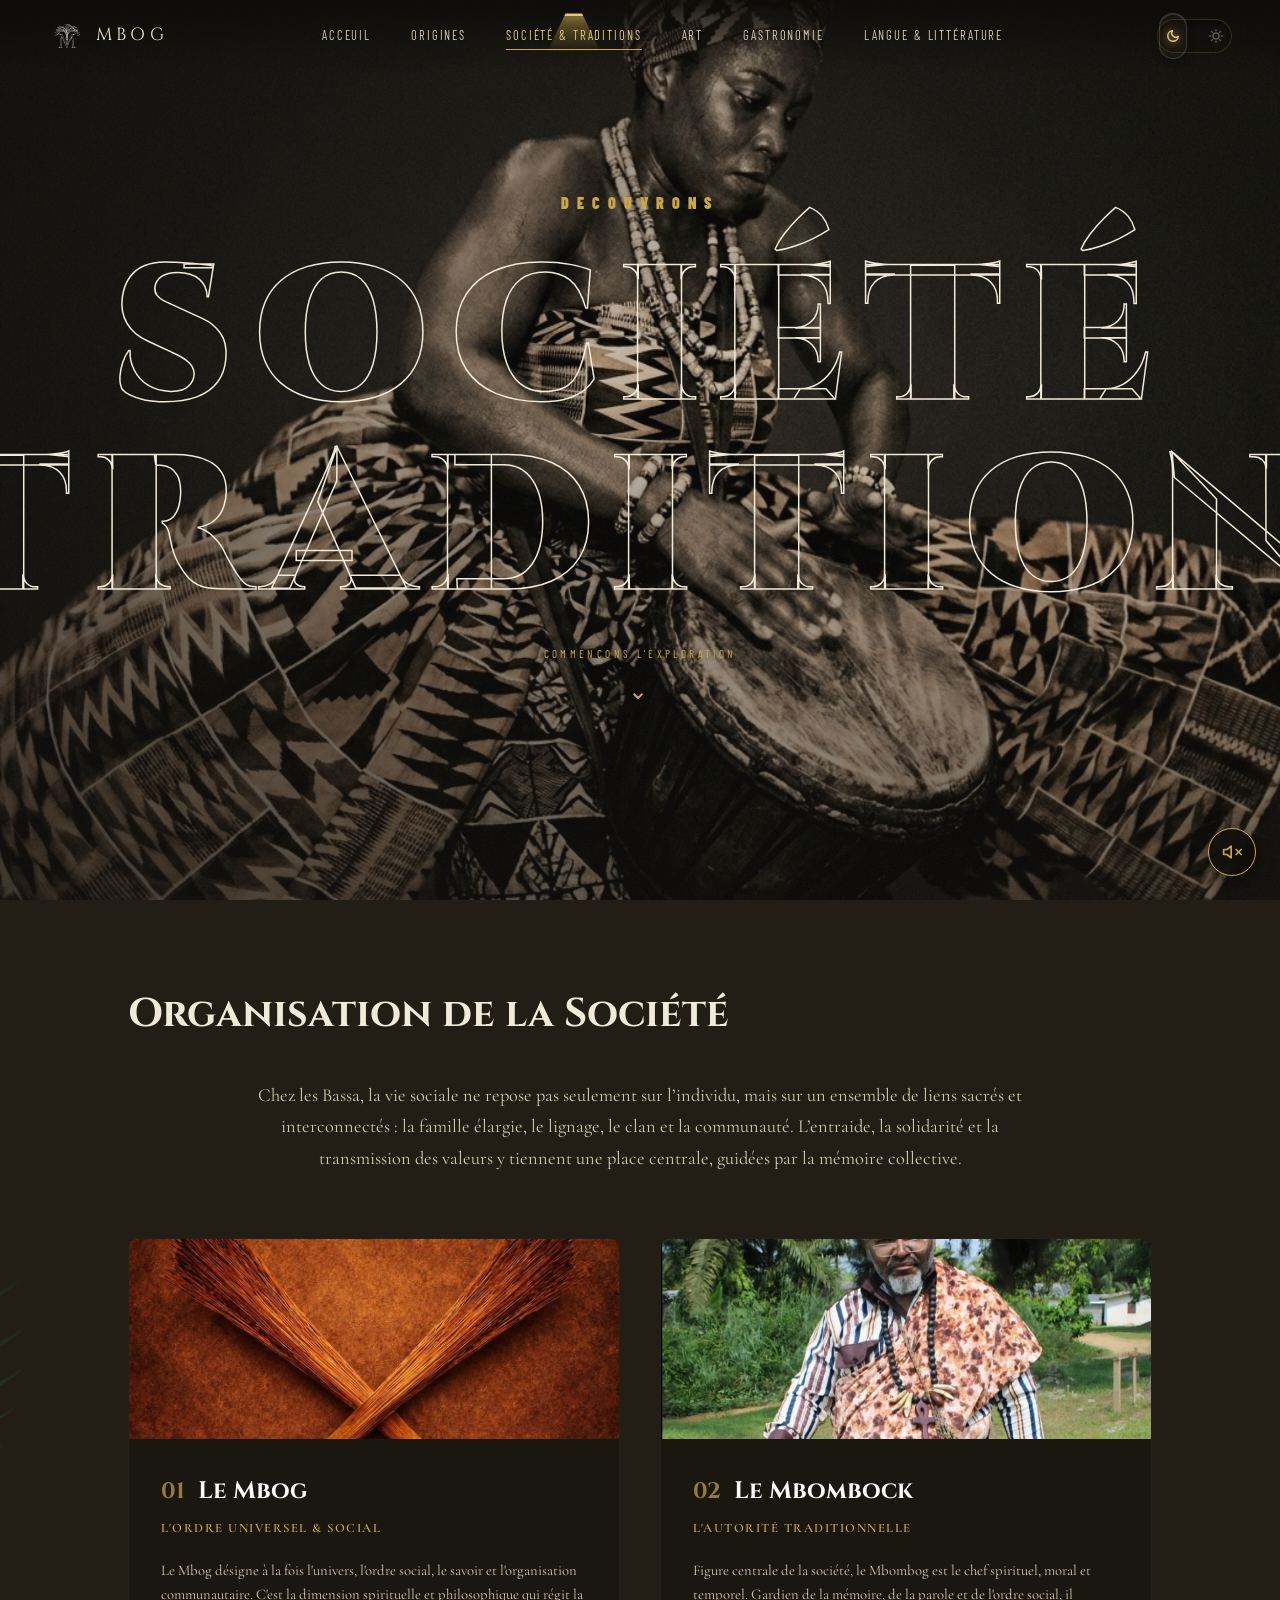
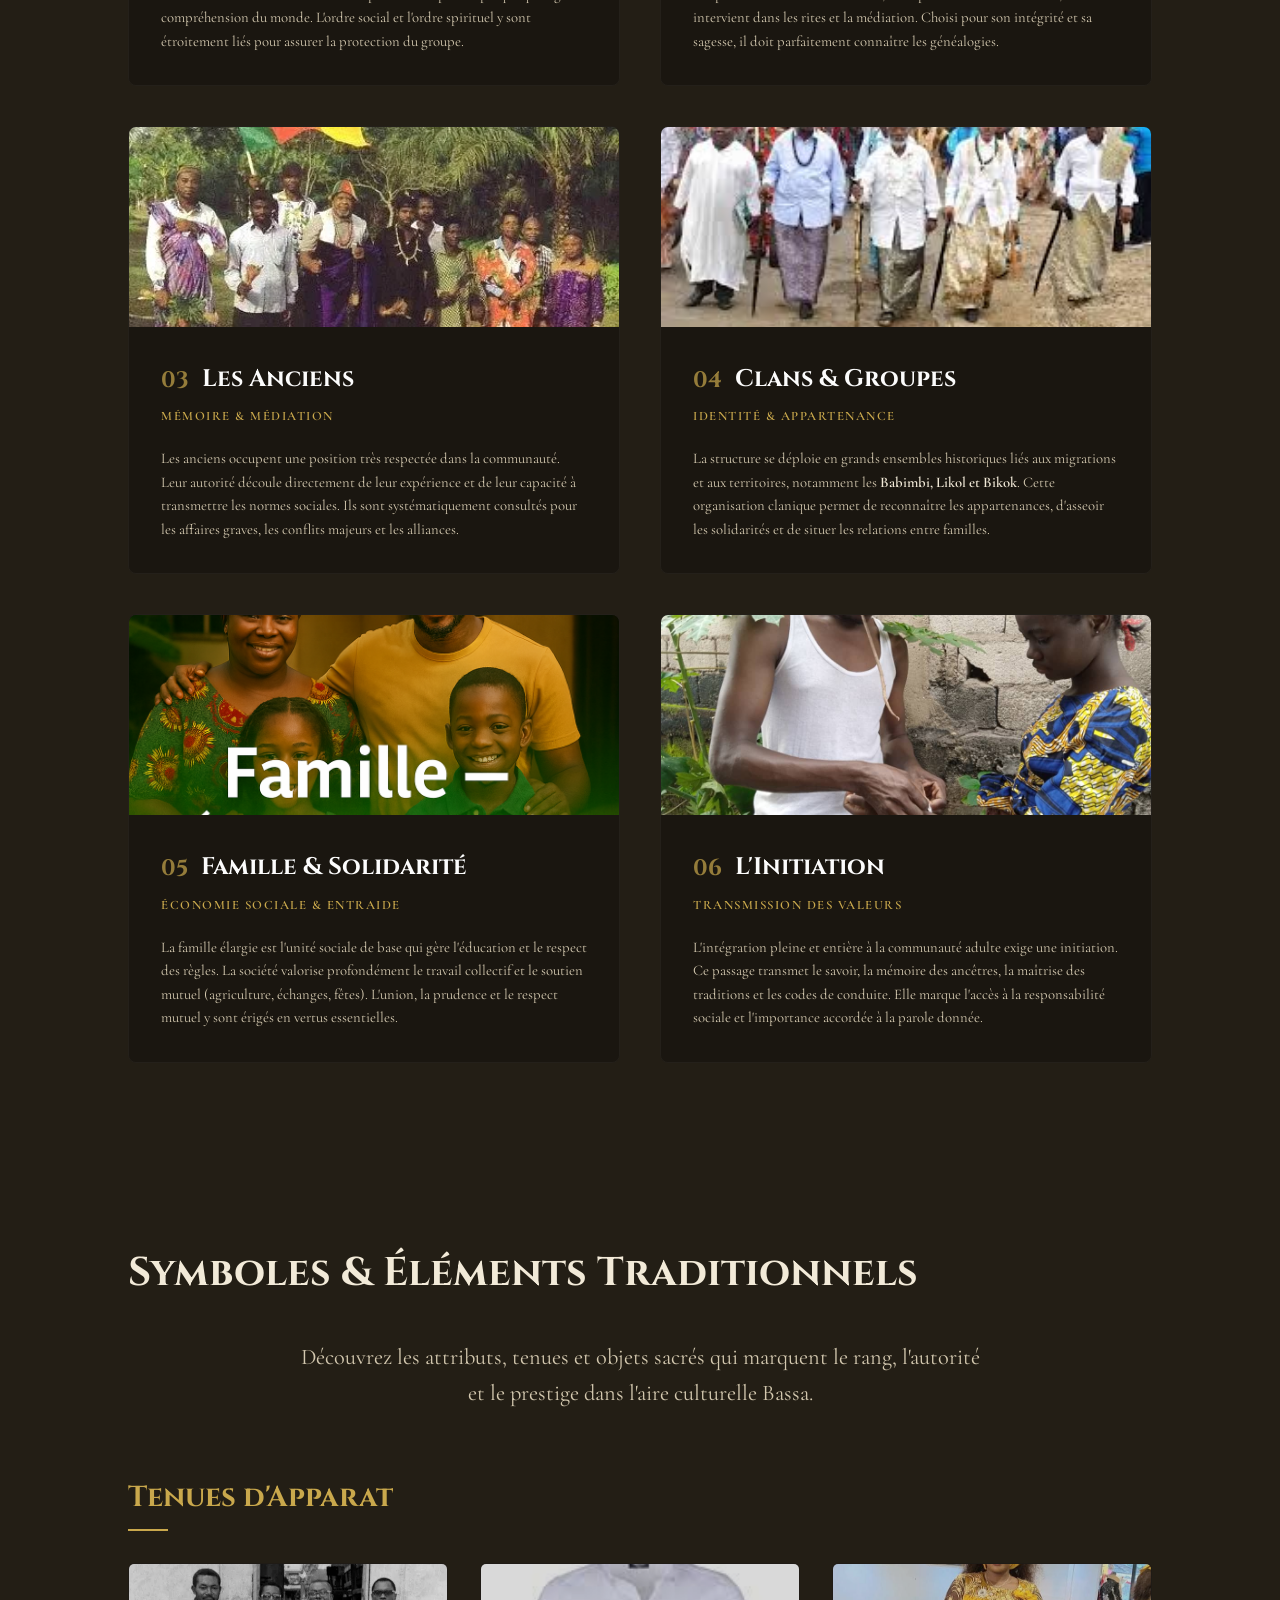
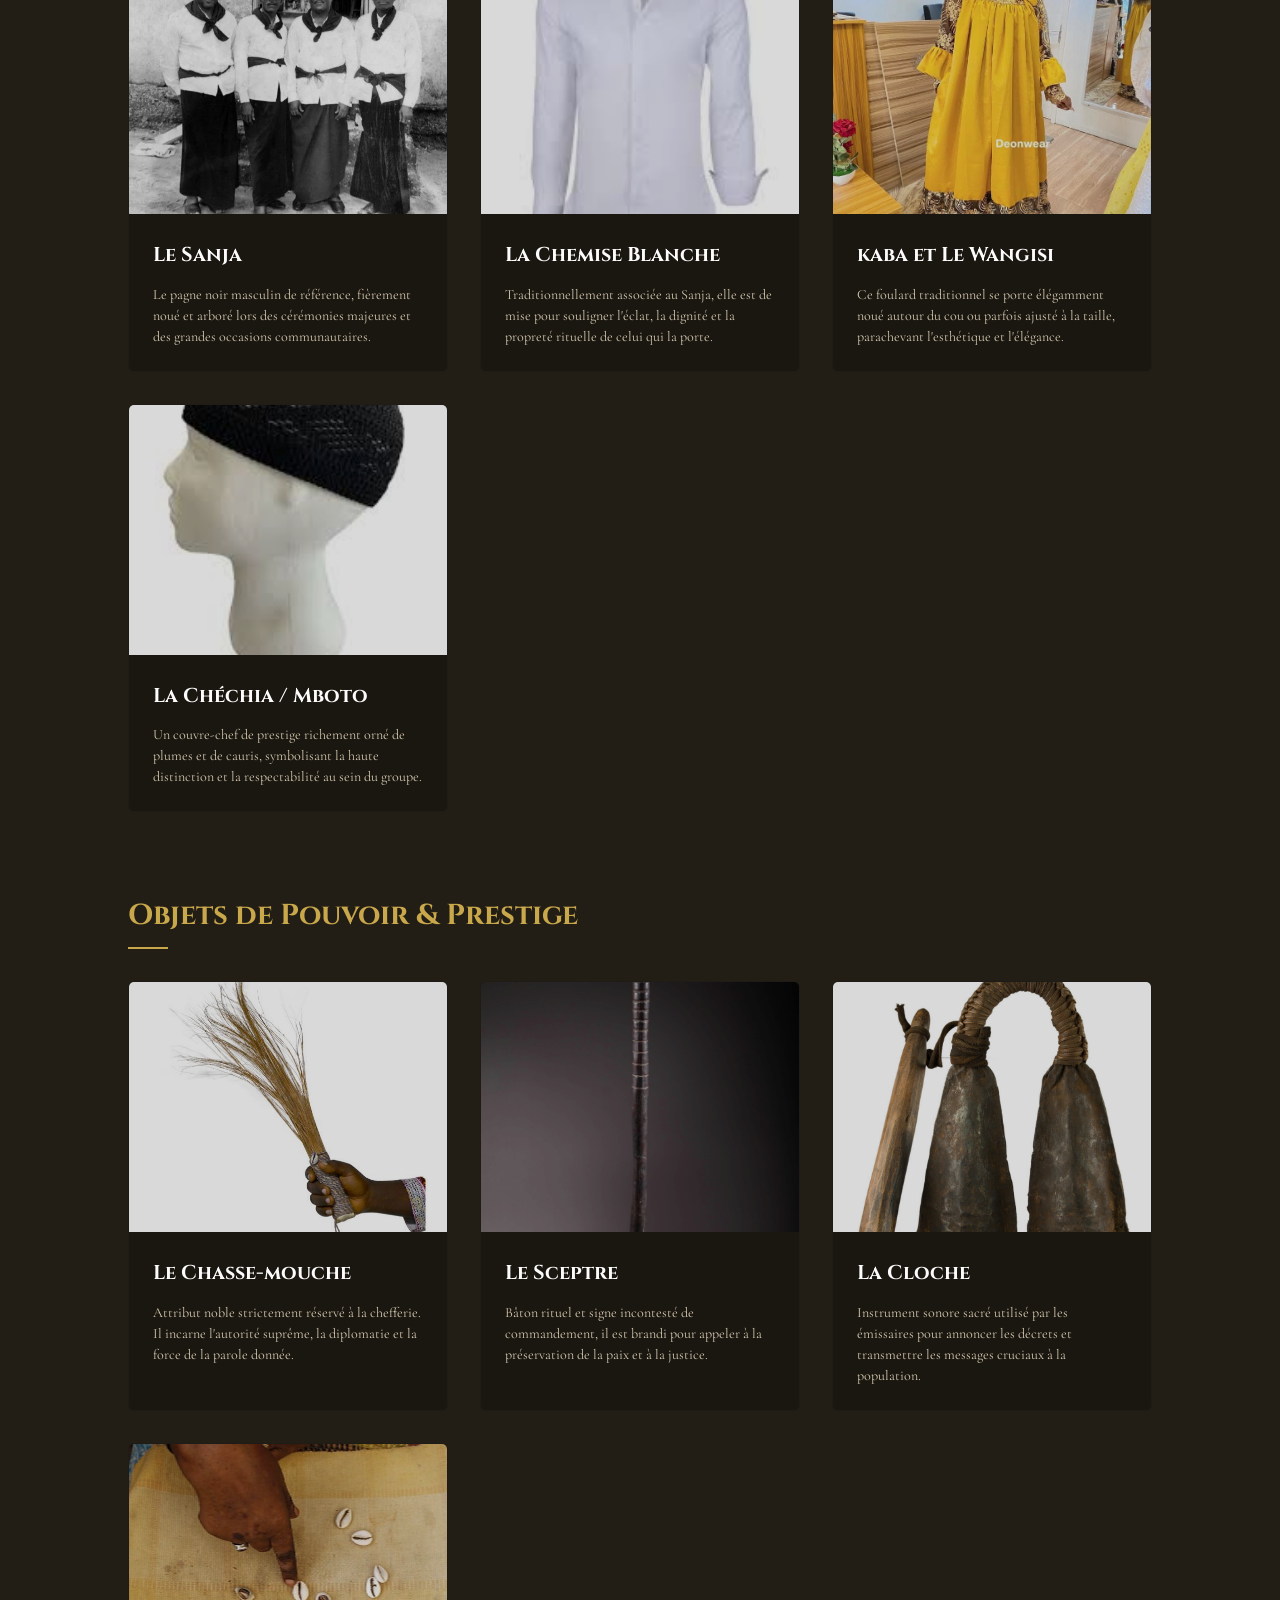
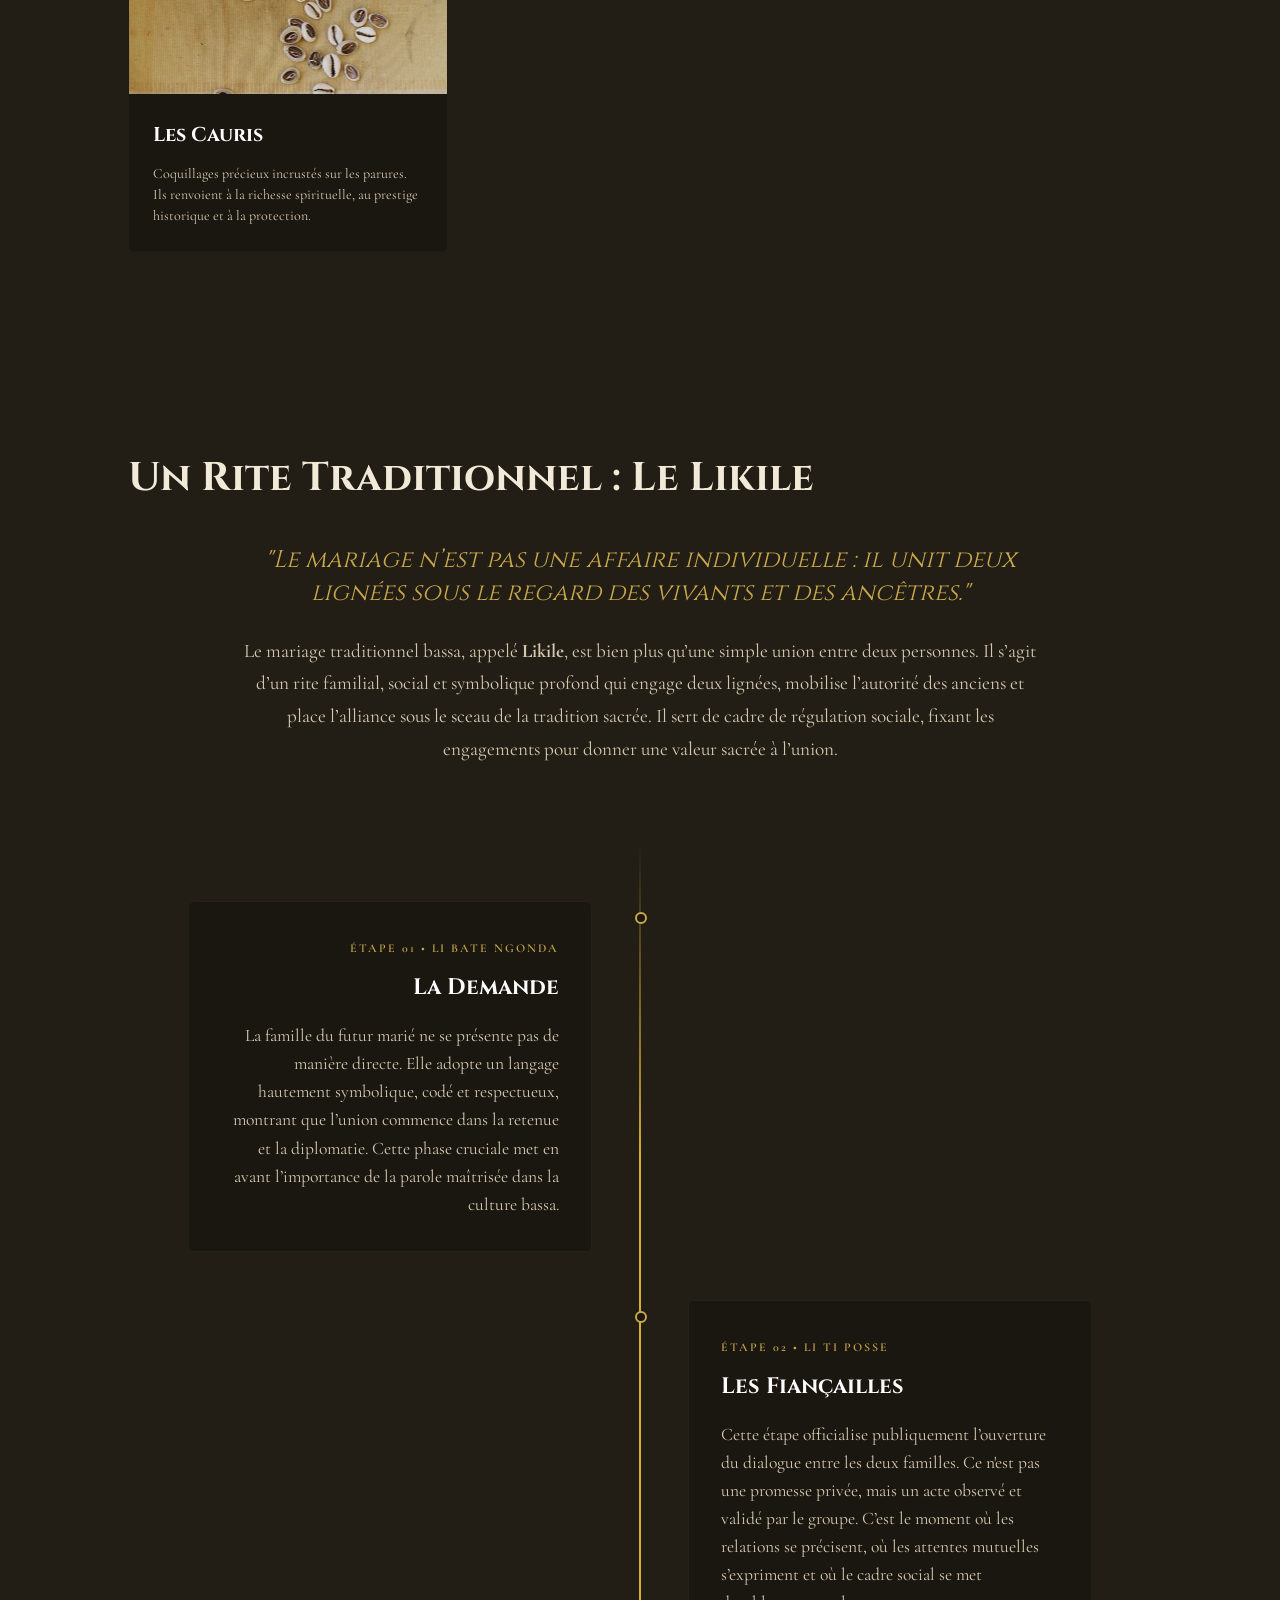
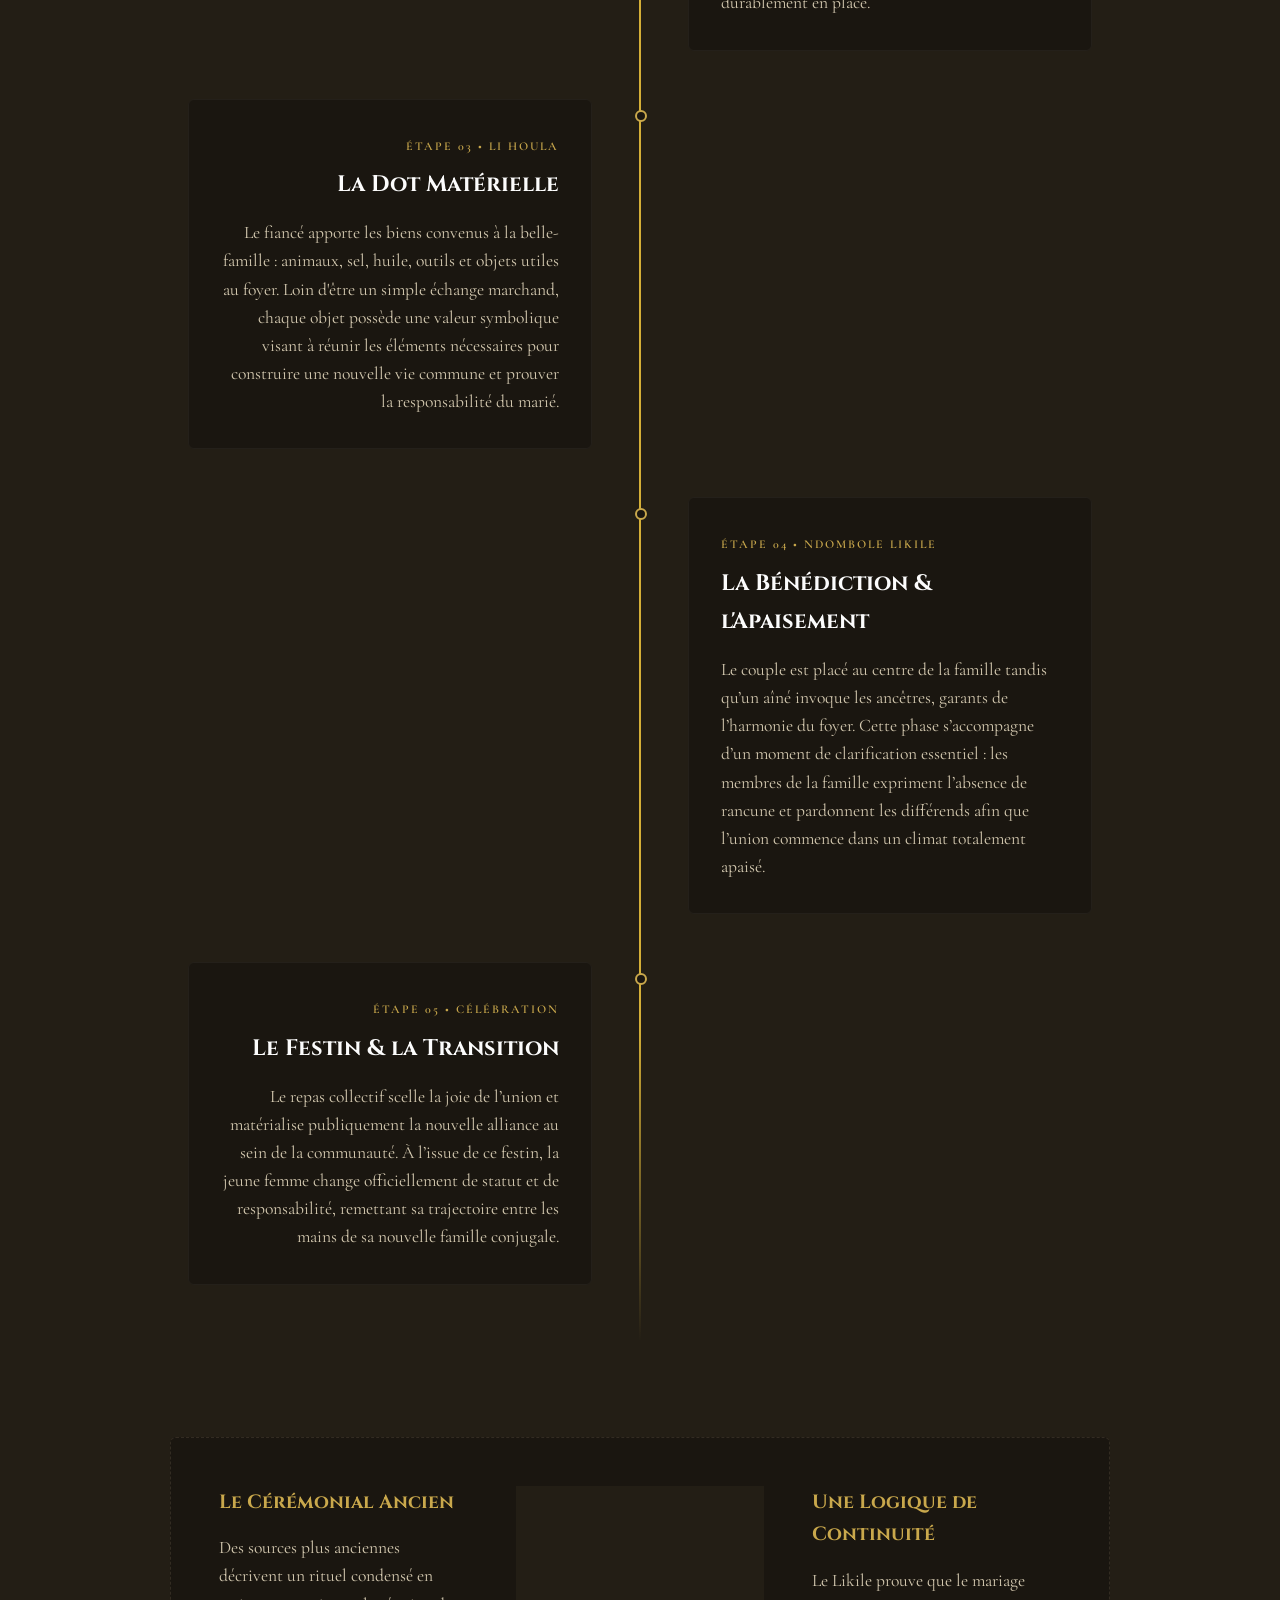
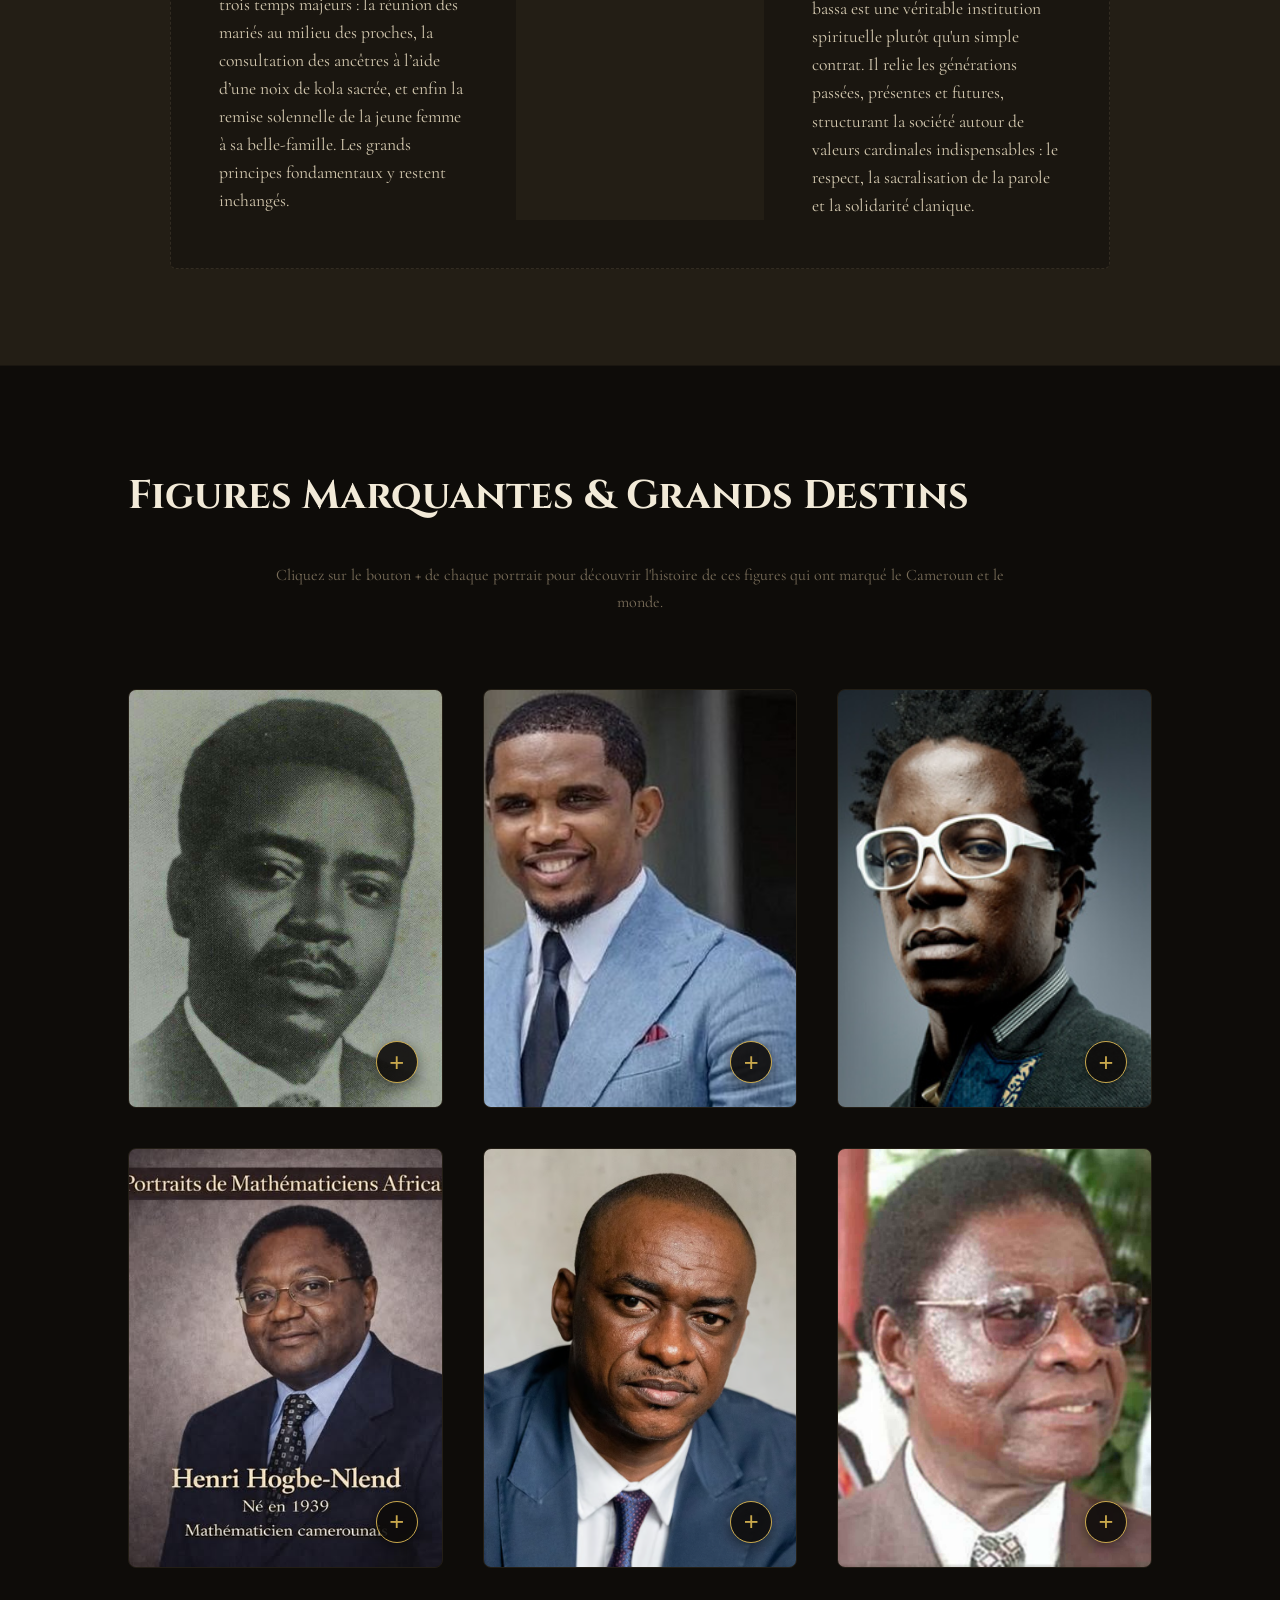
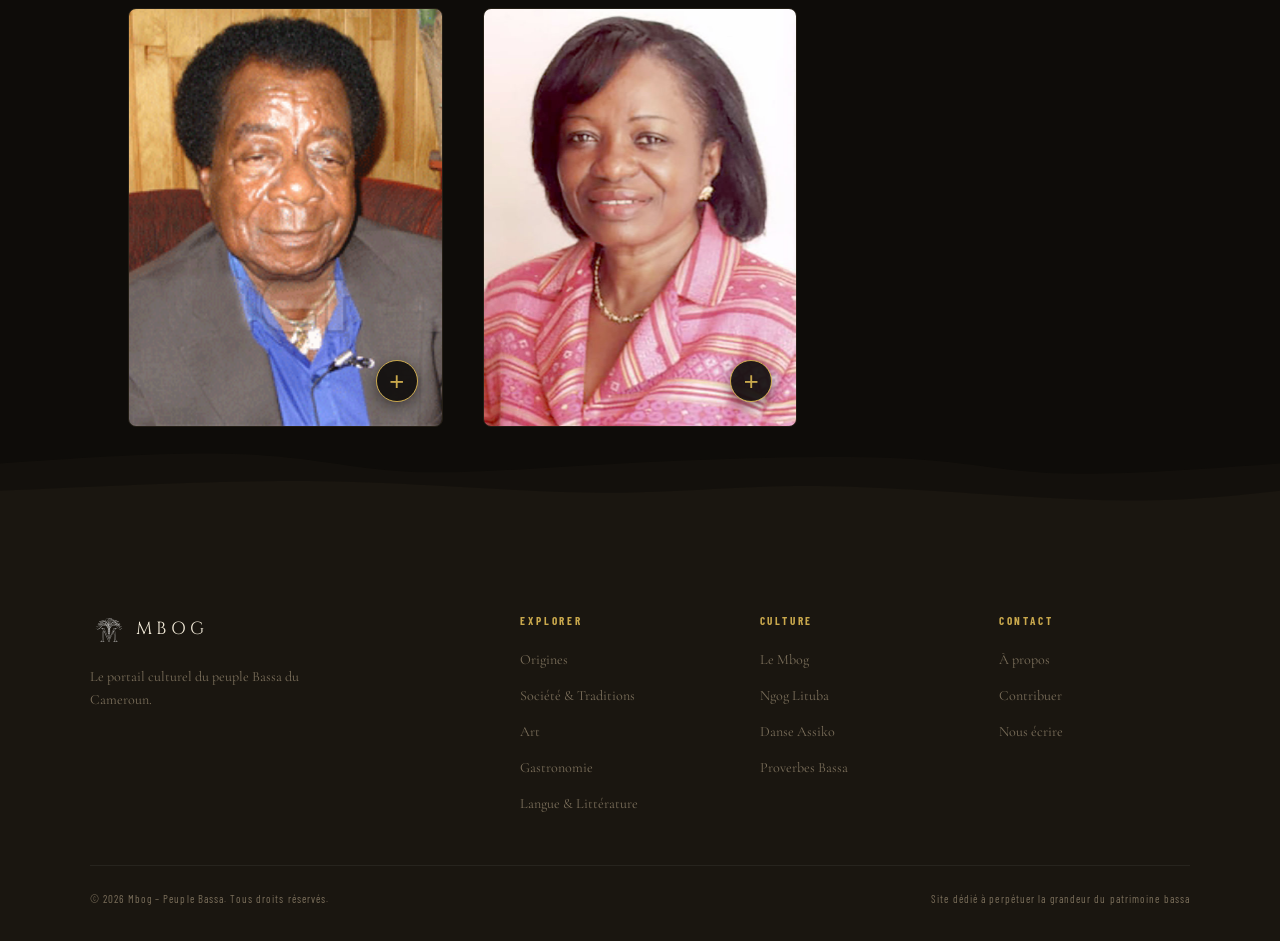
<file: pages/societe.html>
<!DOCTYPE html>
<html lang="fr">
<head>
  <meta charset="UTF-8" />
  <link rel="icon" type="image/svg+xml" href="../assets/icone/icone-gold.svg" sizes="any">
  <link rel="icon" type="image/svg+xml" href="../assets/icone/icone-gold.svg" width="64" height="64">
  <meta name="viewport" content="width=device-width, initial-scale=1.0" />
  <title>Mbog - Le Peuple Bassa</title>
  <link rel="stylesheet" href="../css/style.css" />
  <link rel="stylesheet" href="../css/societe.css" />
  <link rel="stylesheet" href="../css/transition.css" />
  <link rel="stylesheet" href="../css/audio.css" />
  <link rel="preconnect" href="https://fonts.googleapis.com" />
  <link rel="preconnect" href="https://fonts.gstatic.com" crossorigin />
  <link href="https://fonts.googleapis.com/css2?family=Cinzel:wght@400;600;900&family=Cormorant+Garamond:ital,wght@0,300;0,400;1,300;1,400&family=Barlow+Condensed:wght@200;300;400&display=swap" rel="stylesheet" />
  <script src="../js/theme.js" defer></script>
</head>
<body>

  <!-- ═══════════════════════════════ NAVBAR ═══════════════════════════════ -->
  <nav class="navbar">
    <div class="nav-logo">
      <img src="../assets/icone/icone.svg" alt="Mbog" class="logo-icon">
      <span class="logo-text">MBOG</span>
    </div>
    <ul class="nav-links">
      <li><a href="index.html">acceuil</a></li>
      <li><a href="histoire.html">Origines</a></li>
      <li><a href="societe.html" class="active">Société & Traditions</a></li>
      <li><a href="art.html">Art </a></li>
      <li><a href="Gastronomie.html"> Gastronomie</a></li>
      <li><a href="langue.html">Langue & Littérature</a></li>
    </ul>
    <div class="theme-toggle-wrapper">
      <input type="checkbox" id="theme-toggle" class="theme-checkbox">
      <label for="theme-toggle" class="theme-toggle-label">
        <span class="toggle-icon icon-moon">
          <svg xmlns="http://www.w3.org/2000/svg" viewBox="0 0 24 24" fill="none" stroke="currentColor" stroke-width="2.5" stroke-linecap="round" stroke-linejoin="round">
            <path d="M21 12.79A9 9 0 1 1 11.21 3 7 7 0 0 0 21 12.79z"></path>
          </svg>
        </span>

        <span class="toggle-icon icon-sun">
          <svg xmlns="http://www.w3.org/2000/svg" viewBox="0 0 24 24" fill="none" stroke="currentColor" stroke-width="2.5" stroke-linecap="round" stroke-linejoin="round">
            <circle cx="12" cy="12" r="5"></circle>
            <line x1="12" y1="1" x2="12" y2="3"></line>
            <line x1="12" y1="21" x2="12" y2="23"></line>
            <line x1="4.22" y1="4.22" x2="5.64" y2="5.64"></line>
            <line x1="18.36" y1="18.36" x2="19.78" y2="19.78"></line>
            <line x1="1" y1="12" x2="3" y2="12"></line>
            <line x1="21" y1="12" x2="23" y2="12"></line>
            <line x1="4.22" y1="19.78" x2="5.64" y2="18.36"></line>
            <line x1="18.36" y1="5.64" x2="19.78" y2="4.22"></line>
          </svg>
        </span>
        
        <div class="glass-bubble"></div>
      </label>
    </div>
    
  </nav>

  <!-- ═══════════════════════════════ HERO ═══════════════════════════════ -->
  <header class="hero" id="societe">
  
    <div class="hero-bg-s"></div>
    <div class="hero-overlay"></div>
    <div class="hero-grain"></div>

    <div class="hero-content">
      <p class="hero-eyebrow">decouvrons</p>
      <h2 class="hero-title">
        <span class="hero-title-big">société <br>tradition</span>
      </h2>
      <a href="#explorer" class="hero-scroll-cta">
        <span>commençons l'exploration</span>
        <span class="scroll-arrow">&#8964;</span>
      </a>
    </div>

  </header>
  <!-- main -->
  <main>
    <!-- =================================================================
    SECTION 1 : L'ORGANISATION DE LA SOCIÉTÉ BASSA (AVEC IMAGES)
================================================================== -->
    <section class="societe-section">
      
      <div class="section-header">
        <span class="gastro-line"></span>
        <h2>Organisation de la Société</h2>
      </div>

      <div class="societe-intro">
        <p>Chez les Bassa, la vie sociale ne repose pas seulement sur l’individu, mais sur un ensemble de liens sacrés et interconnectés : la famille élargie, le lignage, le clan et la communauté. L’entraide, la solidarité et la transmission des valeurs y tiennent une place centrale, guidées par la mémoire collective.</p>
      </div>

      <div class="societe-grid">

        <!-- Pilier 1 : Le Mbog -->
        <div class="pillar-card">
          <div class="pillar-img-wrapper">
            <img src="../assets/images/societe/mbog-.jpg" alt="Représentation symbolique du Mbog" class="pillar-img">
          </div>
          <div class="pillar-content">
            <div class="pillar-header">
              <span class="pillar-num">01</span>
              <h3>Le Mbog</h3>
            </div>
            <p class="pillar-concept">L'Ordre Universel & Social</p>
            <p class="pillar-text">Le Mbog désigne à la fois l'univers, l'ordre social, le savoir et l'organisation communautaire. C'est la dimension spirituelle et philosophique qui régit la compréhension du monde. L'ordre social et l'ordre spirituel y sont étroitement liés pour assurer la protection du groupe.</p>
          </div>
        </div>

        <!-- Pilier 2 : Le Mbombog -->
        <div class="pillar-card">
          <div class="pillar-img-wrapper">
            <img src="../assets/images/societe/MBOMBOG-MINYEM-MI-SONG-MINYEM.webp" alt="Le Patriarche Mbombog" class="pillar-img">
          </div>
          <div class="pillar-content">
            <div class="pillar-header">
              <span class="pillar-num">02</span>
              <h3>Le Mbombock</h3>
            </div>
            <p class="pillar-concept">L'Autorité Traditionnelle</p>
            <p class="pillar-text">Figure centrale de la société, le Mbombog est le chef spirituel, moral et temporel. Gardien de la mémoire, de la parole et de l'ordre social, il intervient dans les rites et la médiation. Choisi pour son intégrité et sa sagesse, il doit parfaitement connaître les généalogies.</p>
          </div>
        </div>

        <!-- Pilier 3 : La Place des Anciens -->
        <div class="pillar-card">
          <div class="pillar-img-wrapper">
            <img src="../assets/images/societe/anciens.webp" alt="Conseil des Anciens Bassa" class="pillar-img">
          </div>
          <div class="pillar-content">
            <div class="pillar-header">
              <span class="pillar-num">03</span>
              <h3>Les Anciens</h3>
            </div>
            <p class="pillar-concept">Mémoire & Médiation</p>
            <p class="pillar-text">Les anciens occupent une position très respectée dans la communauté. Leur autorité découle directement de leur expérience et de leur capacité à transmettre les normes sociales. Ils sont systématiquement consultés pour les affaires graves, les conflits majeurs et les alliances.</p>
          </div>
        </div>

        <!-- Pilier 4 : Clans et Sous-groupes -->
        <div class="pillar-card">
          <div class="pillar-img-wrapper">
            <img src="../assets/images/societe/clans.jpg" alt="Territoires et rassemblements claniques" class="pillar-img">
          </div>
          <div class="pillar-content">
            <div class="pillar-header">
              <span class="pillar-num">04</span>
              <h3>Clans & Groupes</h3>
            </div>
            <p class="pillar-concept">Identité & Appartenance</p>
            <p class="pillar-text">La structure se déploie en grands ensembles historiques liés aux migrations et aux territoires, notamment les <strong>Babimbi, Likol et Bikok</strong>. Cette organisation clanique permet de reconnaître les appartenances, d'asseoir les solidarités et de situer les relations entre familles.</p>
          </div>
        </div>

        <!-- Pilier 5 : Base Familiale & Solidarité -->
        <div class="pillar-card">
          <div class="pillar-img-wrapper">
            <img src="../assets/images/societe/famille.png" alt="Entraide et travaux communautaires" class="pillar-img">
          </div>
          <div class="pillar-content">
            <div class="pillar-header">
              <span class="pillar-num">05</span>
              <h3>Famille & Solidarité</h3>
            </div>
            <p class="pillar-concept">Économie Sociale & Entraide</p>
            <p class="pillar-text">La famille élargie est l'unité sociale de base qui gère l'éducation et le respect des règles. La société valorise profondément le travail collectif et le soutien mutuel (agriculture, échanges, fêtes). L'union, la prudence et le respect mutuel y sont érigés en vertus essentielles.</p>
          </div>
        </div>

        <!-- Pilier 6 : Initiation -->
        <div class="pillar-card">
          <div class="pillar-img-wrapper">
            <img src="../assets/images/societe/initiation.jpg" alt="Transmission initiatique" class="pillar-img">
          </div>
          <div class="pillar-content">
            <div class="pillar-header">
              <span class="pillar-num">06</span>
              <h3>L'Initiation</h3>
            </div>
            <p class="pillar-concept">Transmission des Valeurs</p>
            <p class="pillar-text">L'intégration pleine et entière à la communauté adulte exige une initiation. Ce passage transmet le savoir, la mémoire des ancêtres, la maîtrise des traditions et les codes de conduite. Elle marque l'accès à la responsabilité sociale et l'importance accordée à la parole donnée.</p>
          </div>
        </div>

      </div>
    </section>


    <!-- =================================================================
    SECTION 2 : ÉLÉMENTS TRADITIONNELS & SYMBOLES
    ================================================================== -->
    <section class="elements-section">
      
      <!-- En-tête principal de la section 2 -->
      <div class="section-header">
        <span class="gastro-line"></span>
        <h2>Symboles & Éléments Traditionnels</h2>
      </div>
      <p class="section-subtitle">Découvrez les attributs, tenues et objets sacrés qui marquent le rang, l'autorité et le prestige dans l'aire culturelle Bassa.</p>

      <!-- ── SUB-SECTION A : LES TENUES D'APPARAT ── -->
      <div class="category-wrapper">
        <h3 class="category-title">Tenues d'Apparat</h3>
        
        <div class="elements-grid">
          
          <!-- Élément 1 : Sanja -->
          <div class="element-card">
            <div class="element-img-box">
              <img src="../assets/images/traditions/sanja.webp" alt="Le Sanja traditionnel" class="element-img">
            </div>
            <div class="element-info">
              <h4>Le Sanja</h4>
              <p>Le pagne noir masculin de référence, fièrement noué et arboré lors des cérémonies majeures et des grandes occasions communautaires.</p>
            </div>
          </div>

          <!-- Élément 2 : Chemise Blanche -->
          <div class="element-card">
            <div class="element-img-box">
              <img src="../assets/images/traditions/chemise.jpg" alt="Chemise blanche d'apparat" class="element-img">
            </div>
            <div class="element-info">
              <h4>La Chemise Blanche</h4>
              <p>Traditionnellement associée au Sanja, elle est de mise pour souligner l'éclat, la dignité et la propreté rituelle de celui qui la porte.</p>
            </div>
          </div>

          <!-- Élément 3 : Foulard / Wangisi -->
          <div class="element-card">
            <div class="element-img-box">
              <img src="../assets/images/traditions/kaba.jpg" alt=" le kaba Le foulard Wangisi" class="element-img">
            </div>
            <div class="element-info">
              <h4>kaba et Le Wangisi</h4>
              <p>Ce foulard traditionnel se porte élégamment noué autour du cou ou parfois ajusté à la taille, parachevant l'esthétique et l'élégance.</p>
            </div>
          </div>

          <!-- Élément 4 : Chéchia / Mboto -->
          <div class="element-card">
            <div class="element-img-box">
              <img src="../assets/images/traditions/chechia.jpg" alt="Couvre-chef Mboto" class="element-img">
            </div>
            <div class="element-info">
              <h4>La Chéchia / Mboto</h4>
              <p>Un couvre-chef de prestige richement orné de plumes et de cauris, symbolisant la haute distinction et la respectabilité au sein du groupe.</p>
            </div>
          </div>

        </div>
      </div>

      <!-- ── SUB-SECTION B : LES OBJETS DE POUVOIR ── -->
      <div class="category-wrapper">
        <h3 class="category-title">Objets de Pouvoir & Prestige</h3>
        
        <div class="elements-grid">
          
          <!-- Objet 1 : Chasse-mouche -->
          <div class="element-card">
            <div class="element-img-box">
              <img src="../assets/images/traditions/chasse-mouche.jpg" alt="Chasse-mouche traditionnel" class="element-img">
            </div>
            <div class="element-info">
              <h4>Le Chasse-mouche</h4>
              <p>Attribut noble strictement réservé à la chefferie. Il incarne l'autorité suprême, la diplomatie et la force de la parole donnée.</p>
            </div>
          </div>


          <!-- Objet 3 : Le Sceptre -->
          <div class="element-card">
            <div class="element-img-box">
              <img src="../assets/images/traditions/septre.jpg" alt="Sceptre de commandement" class="element-img">
            </div>
            <div class="element-info">
              <h4>Le Sceptre</h4>
              <p>Bâton rituel et signe incontesté de commandement, il est brandi pour appeler à la préservation de la paix et à la justice.</p>
            </div>
          </div>

          <!-- Objet 4 : La Cloche -->
          <div class="element-card">
            <div class="element-img-box">
              <img src="../assets/images/traditions/gong.jpg" alt="Cloche de rassemblement" class="element-img">
            </div>
            <div class="element-info">
              <h4>La Cloche</h4>
              <p>Instrument sonore sacré utilisé par les émissaires pour annoncer les décrets et transmettre les messages cruciaux à la population.</p>
            </div>
          </div>

          <!-- Objet 5 : Les Cauris -->
          <div class="element-card">
            <div class="element-img-box">
              <img src="../assets/images/traditions/cauris.jpg" alt="Coquillages Cauris" class="element-img">
            </div>
            <div class="element-info">
              <h4>Les Cauris</h4>
              <p>Coquillages précieux incrustés sur les parures. Ils renvoient à la richesse spirituelle, au prestige historique et à la protection.</p>
            </div>
          </div>

        </div>
      </div>

    </section>

    <!-- =================================================================
        SECTION 3 : LE RITE TRADITIONNEL (LE LIKILE)
    ================================================================== -->
    <section class="rite-section">

      <!-- En-tête principal de la section 3 -->
      <div class="section-header">
        <span class="gastro-line"></span>
        <h2>Un Rite Traditionnel : Le Likile</h2>
      </div>

      <!-- Introduction éditoriale (Alliance entre familles) -->
      <div class="rite-intro-container">
        <blockquote class="rite-quote">
          "Le mariage n’est pas une affaire individuelle : il unit deux lignées sous le regard des vivants et des ancêtres."
        </blockquote>
        <p class="rite-intro-text">
          Le mariage traditionnel bassa, appelé <strong>Likile</strong>, est bien plus qu’une simple union entre deux personnes. Il s’agit d’un rite familial, social et symbolique profond qui engage deux lignées, mobilise l’autorité des anciens et place l’alliance sous le sceau de la tradition sacrée. Il sert de cadre de régulation sociale, fixant les engagements pour donner une valeur sacrée à l’union.
        </p>
      </div>

      <!-- ── LA FRISE CHRONOLOGIQUE DU LIKILE ── -->
      <div class="timeline-container">
        <div class="timeline-line"></div> <!-- La ligne dorée centrale -->

        <!-- Étape 1 : La Demande -->
        <div class="timeline-item left">
          <div class="timeline-dot"></div>
          <div class="timeline-content">
            <span class="step-tag">Étape 01 • Li Bate Ngonda</span>
            <h3>La Demande</h3>
            <p>La famille du futur marié ne se présente pas de manière directe. Elle adopte un langage hautement symbolique, codé et respectueux, montrant que l’union commence dans la retenue et la diplomatie. Cette phase cruciale met en avant l’importance de la parole maîtrisée dans la culture bassa.</p>
          </div>
        </div>

        <!-- Étape 2 : Les Fiançailles -->
        <div class="timeline-item right">
          <div class="timeline-dot"></div>
          <div class="timeline-content">
            <span class="step-tag">Étape 02 • Li Ti Posse</span>
            <h3>Les Fiançailles</h3>
            <p>Cette étape officialise publiquement l’ouverture du dialogue entre les deux familles. Ce n'est pas une promesse privée, mais un acte observé et validé par le groupe. C’est le moment où les relations se précisent, où les attentes mutuelles s’expriment et où le cadre social se met durablement en place.</p>
          </div>
        </div>

        <!-- Étape 3 : La Dot Matérielle -->
        <div class="timeline-item left">
          <div class="timeline-dot"></div>
          <div class="timeline-content">
            <span class="step-tag">Étape 03 • Li Houla</span>
            <h3>La Dot Matérielle</h3>
            <p>Le fiancé apporte les biens convenus à la belle-famille : animaux, sel, huile, outils et objets utiles au foyer. Loin d'être un simple échange marchand, chaque objet possède une valeur symbolique visant à réunir les éléments nécessaires pour construire une nouvelle vie commune et prouver la responsabilité du marié.</p>
          </div>
        </div>

        <!-- Étape 4 : La Bénédiction & Clarification -->
        <div class="timeline-item right">
          <div class="timeline-dot"></div>
          <div class="timeline-content">
            <span class="step-tag">Étape 04 • Ndombole Likile</span>
            <h3>La Bénédiction & l'Apaisement</h3>
            <p>Le couple est placé au centre de la famille tandis qu’un aîné invoque les ancêtres, garants de l’harmonie du foyer. Cette phase s’accompagne d’un moment de clarification essentiel : les membres de la famille expriment l’absence de rancune et pardonnent les différends afin que l’union commence dans un climat totalement apaisé.</p>
          </div>
        </div>

        <!-- Étape 5 : Le Festin Final -->
        <div class="timeline-item left">
          <div class="timeline-dot"></div>
          <div class="timeline-content">
            <span class="step-tag">Étape 05 • Célébration</span>
            <h3>Le Festin & la Transition</h3>
            <p>Le repas collectif scelle la joie de l’union et matérialise publiquement la nouvelle alliance au sein de la communauté. À l’issue de ce festin, la jeune femme change officiellement de statut et de responsabilité, remettant sa trajectoire entre les mains de sa nouvelle famille conjugale.</p>
          </div>
        </div>

      </div>

      <!-- ── CONCLUSION & ANCIENNE VERSION ── -->
      <div class="rite-footer-box">
        <div class="footer-box-split">
          <div>
            <h4>Le Cérémonial Ancien</h4>
            <p>Des sources plus anciennes décrivent un rituel condensé en trois temps majeurs : la réunion des mariés au milieu des proches, la consultation des ancêtres à l’aide d’une noix de kola sacrée, et enfin la remise solennelle de la jeune femme à sa belle-famille. Les grands principes fondamentaux y restent inchangés.</p>
          </div>
          <div class="box-divider"></div>
          <div>
            <h4>Une Logique de Continuité</h4>
            <p>Le Likile prouve que le mariage bassa est une véritable institution spirituelle plutôt qu'un simple contrat. Il relie les générations passées, présentes et futures, structurant la société autour de valeurs cardinales indispensables : le respect, la sacralisation de la parole et la solidarité clanique.</p>
          </div>
        </div>
      </div>

    </section>
    <!-- =================================================================
        SECTION : GALERIE DES PERSONNALITÉS (VERSION INTERACTIVE)
    ================================================================== -->
    <section class="personalities-section">

      <div class="section-header">
        <span class="gastro-line"></span>
        <h2>Figures Marquantes & Grands Destins</h2>
      </div>

      <div class="personalities-intro">
        <p>Cliquez sur le bouton <strong>+</strong> de chaque portrait pour découvrir l'histoire de ces figures qui ont marqué le Cameroun et le monde.</p>
      </div>

      <div class="personalities-grid">

        <!-- Carte 1 : Ruben Um Nyobè -->
        <div class="personality-card">
          <div class="img-wrapper">
            <img src="../assets/images/personalities/um-nyobe.jpg" alt="Ruben Um Nyobè" class="personality-img">
            <button class="reveal-btn" onclick="togglePersonality(this)" aria-label="Découvrir">+</button>

            <div class="personality-info">
              <span class="personality-badge">Histoire & Politique</span>
              <h3>Ruben Um Nyobè</h3>
              <p class="personality-title">Le « Mpodol » (porte-parole)</p>
              <p class="personality-bio">
                Figure majeure de l’histoire camerounaise, Ruben Um Nyobè est présenté comme un leader anticolonial né dans l’aire bassa. Le terme « Mpodol » est un mot bassa qui signifie porte-parole, et il est fréquemment associé à son rôle de chef de la lutte politique pour l’indépendance du Cameroun.
              </p>
            </div>
          </div>
        </div>

        <!-- Carte 2 : Samuel Eto'o -->
        <div class="personality-card">
          <div class="img-wrapper">
            <img src="../assets/images/personalities/Samuel-Eto-.jpg" alt="Samuel Eto'o" class="personality-img">
            <button class="reveal-btn" onclick="togglePersonality(this)" aria-label="Découvrir">+</button>

            <div class="personality-info">
              <span class="personality-badge">Sport & Légende</span>
              <h3>Samuel Eto’o Fils</h3>
              <p class="personality-title">Légende mondiale du football</p>
              <p class="personality-bio">
                Samuel Eto’o est l’un des footballeurs africains les plus célèbres au monde. Originaire de l’aire bassa du Cameroun, il a marqué le football international par sa carrière exceptionnelle, son palmarès et son influence durable dans le sport africain.
              </p>
            </div>
          </div>
        </div>

        <!-- Carte 3 : Blick Bassy -->
        <div class="personality-card">
          <div class="img-wrapper">
            <img src="../assets/images/personalities/Blick_Bassy-credit-Denis_Rouvre-550x310.jpg" alt="Blick Bassy" class="personality-img">
            <button class="reveal-btn" onclick="togglePersonality(this)" aria-label="Découvrir">+</button>

            <div class="personality-info">
              <span class="personality-badge">Musique & Art</span>
              <h3>Blick Bassy</h3>
              <p class="personality-title">Auteur-compositeur-interprète</p>
              <p class="personality-bio">
                Blick Bassy est un chanteur et compositeur bassa du Cameroun. Il est connu internationalement pour chanter dans sa langue maternelle, le bassa, et pour faire dialoguer musique, mémoire et identité culturelle dans ses œuvres.
              </p>
            </div>
          </div>
        </div>

        <!-- Carte 4 : Henri Hogbe Nlend -->
        <div class="personality-card">
          <div class="img-wrapper">
            <img src="../assets/images/personalities/henri-hogbe.jpg" alt="Henri Hogbe Nlend" class="personality-img">
            <button class="reveal-btn" onclick="togglePersonality(this)" aria-label="Découvrir">+</button>

            <div class="personality-info">
              <span class="personality-badge">Savoir & Université</span>
              <h3>Henri Hogbe Nlend</h3>
              <p class="personality-title">Mathématicien et universitaire</p>
              <p class="personality-bio">
                Henri Hogbe Nlend est une grande figure intellectuelle camerounaise souvent citée parmi les personnalités bassa. Son parcours scientifique et universitaire illustre la présence du peuple bassa dans les domaines du savoir, de la recherche et de l’excellence académique.
              </p>
            </div>
          </div>
        </div>

        <!-- Carte 5 : Cabral Libii -->
        <div class="personality-card">
          <div class="img-wrapper">
            <img src="../assets/images/personalities/cabral-libii.avif" alt="Cabral Libii" class="personality-img">
            <button class="reveal-btn" onclick="togglePersonality(this)" aria-label="Découvrir">+</button>

            <div class="personality-info">
              <span class="personality-badge">Politique contemporaine</span>
              <h3>Cabral Libii</h3>
              <p class="personality-title">Figure politique camerounaise</p>
              <p class="personality-bio">
                Cabral Libii est une personnalité politique camerounaise moderne, régulièrement citée parmi les figures bassa connues. Son nom est associé à une nouvelle génération d’acteurs publics visibles dans le débat national.
              </p>
            </div>
          </div>
        </div>

        <!-- Carte 6 : Augustin Frédéric Kodock -->
        <div class="personality-card">
          <div class="img-wrapper">
            <img src="../assets/images/personalities/augustin-frederic-kodock-scaled.jpg" alt="Augustin Frédéric Kodock" class="personality-img">
            <button class="reveal-btn" onclick="togglePersonality(this)" aria-label="Découvrir">+</button>

            <div class="personality-info">
              <span class="personality-badge">Histoire politique</span>
              <h3>Augustin Frédéric Kodock</h3>
              <p class="personality-title">Homme politique</p>
              <p class="personality-bio">
                Augustin Frédéric Kodock fait partie des personnalités bassa citées dans les sources consultées. Il est associé à la vie politique camerounaise et à la représentation des Bassa dans les sphères institutionnelles.
              </p>
            </div>
          </div>
        </div>

        <!-- Carte 7 : Jean Bikoko Aladin -->
        <div class="personality-card">
          <div class="img-wrapper">
            <img src="../assets/images/personalities/bikoko-aladin-jean.gif" alt="Jean Bikoko Aladin" class="personality-img">
            <button class="reveal-btn" onclick="togglePersonality(this)" aria-label="Découvrir">+</button>

            <div class="personality-info">
              <span class="personality-badge">Musique traditionnelle</span>
              <h3>Jean Bikoko Aladin</h3>
              <p class="personality-title">Référence de l’Assiko</p>
              <p class="personality-bio">
                Jean Bikoko Aladin est l’une des figures musicales associées à l’Assiko et à la valorisation de la musique bassa. Son nom revient souvent lorsqu’on évoque les grands interprètes de la tradition musicale du Cameroun.
              </p>
            </div>
          </div>
        </div>

        <!-- Carte 8 : C. Bakang Mbock -->
        <div class="personality-card">
          <div class="img-wrapper">
            <img src="../assets/images/personalities/Catherine-Bakang-Mbock-Web.jpg" alt="C. Bakang Mbock" class="personality-img">
            <button class="reveal-btn" onclick="togglePersonality(this)" aria-label="Découvrir">+</button>

            <div class="personality-info">
              <span class="personality-badge">Culture & Mémoire</span>
              <h3>C. Bakang Mbock</h3>
              <p class="personality-title">Personnalité bassa citée dans les sources</p>
              <p class="personality-bio">
                C. Bakang Mbock apparaît dans plusieurs listes de personnalités bassa consultées. Même si les informations détaillées sont limitées dans les sources accessibles ici, son nom est associé à la mémoire des figures reconnues du peuple bassa.
              </p>
            </div>
          </div>
        </div>

      </div>
    </section>
  </main>

  <!-- ═══════════════════════════════ FOOTER ═══════════════════════════════ -->
  <footer class="footer">
    <div class="flooter-waves">
      <svg width="100%" height="100%" id="svg" viewBox="0 0 1440 390" preserveAspectRatio="none" xmlns="http://www.w3.org/2000/svg" class="transition duration-300 ease-in-out delay-150"><style>
          .path-0{
            animation:pathAnim-0 4s;
            animation-timing-function: linear;
            animation-iteration-count: infinite;
          }
          @keyframes pathAnim-0{
            0%{
              d: path("M 0,400 L 0,100 C 99.45897435897436,70.8 198.91794871794872,41.599999999999994 273,55 C 347.0820512820513,68.4 395.7871794871795,124.4 455,139 C 514.2128205128205,153.6 583.9333333333334,126.8 685,103 C 786.0666666666666,79.2 918.479487179487,58.39999999999999 1003,73 C 1087.520512820513,87.60000000000001 1124.148717948718,137.60000000000002 1189,148 C 1253.851282051282,158.39999999999998 1346.925641025641,129.2 1440,100 L 1440,400 L 0,400 Z");
            }
            25%{
              d: path("M 0,400 L 0,100 C 103.3692307692308,105.77692307692308 206.7384615384616,111.55384615384615 274,116 C 341.2615384615384,120.44615384615385 372.4153846153846,123.56153846153848 448,116 C 523.5846153846154,108.43846153846152 643.6,90.2 727,93 C 810.4,95.8 857.1846153846153,119.63846153846154 921,134 C 984.8153846153847,148.36153846153846 1065.6615384615384,153.24615384615385 1155,146 C 1244.3384615384616,138.75384615384615 1342.1692307692308,119.37692307692308 1440,100 L 1440,400 L 0,400 Z");
            }
            50%{
              d: path("M 0,400 L 0,100 C 93.95128205128205,88.93846153846154 187.9025641025641,77.87692307692308 271,91 C 354.0974358974359,104.12307692307692 426.34102564102557,141.43076923076924 503,135 C 579.6589743589744,128.56923076923076 660.7333333333335,78.39999999999999 732,73 C 803.2666666666665,67.60000000000001 864.7256410256409,106.96923076923078 948,106 C 1031.274358974359,105.03076923076922 1136.3641025641027,63.72307692307692 1222,56 C 1307.6358974358973,48.27692307692308 1373.8179487179486,74.13846153846154 1440,100 L 1440,400 L 0,400 Z");
            }
            75%{
              d: path("M 0,400 L 0,100 C 80.64358974358973,78.02307692307693 161.28717948717946,56.04615384615385 231,60 C 300.71282051282054,63.95384615384615 359.49487179487187,93.83846153846153 446,90 C 532.5051282051281,86.16153846153847 646.7333333333332,48.6 743,51 C 839.2666666666668,53.4 917.571794871795,95.76153846153846 981,116 C 1044.428205128205,136.23846153846154 1092.9794871794873,134.35384615384615 1167,128 C 1241.0205128205127,121.64615384615385 1340.5102564102563,110.82307692307693 1440,100 L 1440,400 L 0,400 Z");
            }
            100%{
              d: path("M 0,400 L 0,100 C 99.45897435897436,70.8 198.91794871794872,41.599999999999994 273,55 C 347.0820512820513,68.4 395.7871794871795,124.4 455,139 C 514.2128205128205,153.6 583.9333333333334,126.8 685,103 C 786.0666666666666,79.2 918.479487179487,58.39999999999999 1003,73 C 1087.520512820513,87.60000000000001 1124.148717948718,137.60000000000002 1189,148 C 1253.851282051282,158.39999999999998 1346.925641025641,129.2 1440,100 L 1440,400 L 0,400 Z");
            }
          }</style><path fill="var(--c--surface)" d="M 0,400 L 0,100 C 99.45897435897436,70.8 198.91794871794872,41.599999999999994 273,55 C 347.0820512820513,68.4 395.7871794871795,124.4 455,139 C 514.2128205128205,153.6 583.9333333333334,126.8 685,103 C 786.0666666666666,79.2 918.479487179487,58.39999999999999 1003,73 C 1087.520512820513,87.60000000000001 1124.148717948718,137.60000000000002 1189,148 C 1253.851282051282,158.39999999999998 1346.925641025641,129.2 1440,100 L 1440,400 L 0,400 Z" stroke="none" stroke-width="0" fill-opacity="0.53" class="transition-all duration-300 ease-in-out delay-150 path-0"></path><style>
          .path-1{
            animation:pathAnim-1 4s;
            animation-timing-function: linear;
            animation-iteration-count: infinite;
          }
          @keyframes pathAnim-1{
            0%{
              d: path("M 0,400 L 0,233 C 94.33589743589741,214.84615384615384 188.67179487179482,196.69230769230768 261,189 C 333.3282051282052,181.30769230769232 383.64871794871794,184.0769230769231 456,200 C 528.351282051282,215.9230769230769 622.7333333333333,245 701,242 C 779.2666666666667,239 841.4179487179488,203.92307692307688 933,211 C 1024.5820512820512,218.07692307692312 1145.5948717948718,267.3076923076923 1235,278 C 1324.4051282051282,288.6923076923077 1382.202564102564,260.8461538461538 1440,233 L 1440,400 L 0,400 Z");
            }
            25%{
              d: path("M 0,400 L 0,233 C 63.42820512820515,252.8948717948718 126.8564102564103,272.7897435897436 203,278 C 279.1435897435897,283.2102564102564 368.00256410256395,273.7358974358974 453,263 C 537.997435897436,252.26410256410256 619.1333333333336,240.26666666666668 716,228 C 812.8666666666664,215.73333333333332 925.4641025641024,203.1974358974359 996,198 C 1066.5358974358976,192.8025641025641 1095.0102564102565,194.94358974358974 1162,202 C 1228.9897435897435,209.05641025641026 1334.4948717948719,221.02820512820512 1440,233 L 1440,400 L 0,400 Z");
            }
            50%{
              d: path("M 0,400 L 0,233 C 79.75384615384615,248.12307692307695 159.5076923076923,263.2461538461539 251,251 C 342.4923076923077,238.75384615384613 445.723076923077,199.13846153846148 520,206 C 594.276923076923,212.86153846153852 639.6,266.2 717,279 C 794.4,291.8 903.876923076923,264.0615384615385 992,243 C 1080.123076923077,221.93846153846152 1146.8923076923077,207.55384615384617 1218,207 C 1289.1076923076923,206.44615384615383 1364.5538461538463,219.72307692307692 1440,233 L 1440,400 L 0,400 Z");
            }
            75%{
              d: path("M 0,400 L 0,233 C 79.5025641025641,246.74358974358975 159.0051282051282,260.4871794871795 235,268 C 310.9948717948718,275.5128205128205 383.4820512820513,276.79487179487177 457,276 C 530.5179487179487,275.20512820512823 605.0666666666666,272.33333333333337 688,258 C 770.9333333333334,243.66666666666666 862.2512820512818,217.87179487179486 954,209 C 1045.7487179487182,200.12820512820514 1137.928205128205,208.17948717948715 1219,215 C 1300.071794871795,221.82051282051285 1370.0358974358974,227.4102564102564 1440,233 L 1440,400 L 0,400 Z");
            }
            100%{
              d: path("M 0,400 L 0,233 C 94.33589743589741,214.84615384615384 188.67179487179482,196.69230769230768 261,189 C 333.3282051282052,181.30769230769232 383.64871794871794,184.0769230769231 456,200 C 528.351282051282,215.9230769230769 622.7333333333333,245 701,242 C 779.2666666666667,239 841.4179487179488,203.92307692307688 933,211 C 1024.5820512820512,218.07692307692312 1145.5948717948718,267.3076923076923 1235,278 C 1324.4051282051282,288.6923076923077 1382.202564102564,260.8461538461538 1440,233 L 1440,400 L 0,400 Z");
            }
          }</style><path fill="var(--c--surface)" d="M 0,400 L 0,233 C 94.33589743589741,214.84615384615384 188.67179487179482,196.69230769230768 261,189 C 333.3282051282052,181.30769230769232 383.64871794871794,184.0769230769231 456,200 C 528.351282051282,215.9230769230769 622.7333333333333,245 701,242 C 779.2666666666667,239 841.4179487179488,203.92307692307688 933,211 C 1024.5820512820512,218.07692307692312 1145.5948717948718,267.3076923076923 1235,278 C 1324.4051282051282,288.6923076923077 1382.202564102564,260.8461538461538 1440,233 L 1440,400 L 0,400 Z" stroke="none" stroke-width="0" fill-opacity="1" class="transition-all duration-300 ease-in-out delay-150 path-1"></path>
      </svg>
    </div>
    <div class="footer-inner">
      <div class="footer-col footer-brand">
        <div class="footer-logo">
          <img src="../assets/icone/icone.svg" alt="Mbog" class="logo-icon">
          <span class="logo-text">MBOG</span>
        </div>
        <p>Le portail culturel du peuple Bassa du Cameroun.</p>
      </div>

      <div class="footer-col">
        <h4>Explorer</h4>
        <ul>
          <li><a href="histoire.html">Origines</a></li>
          <li><a href="societe.html">Société &amp; Traditions</a></li>
          <li><a href="art.html">Art</a></li>
          <li><a href="Gastronomie.html">Gastronomie</a></li>
          <li><a href="langue.html">Langue &amp; Littérature</a></li>
        </ul>
      </div>

      <div class="footer-col">
        <h4>Culture</h4>
        <ul>
          <li><a href="#">Le Mbog</a></li>
          <li><a href="#">Ngog Lituba</a></li>
          <li><a href="#">Danse Assiko</a></li>
          <li><a href="#">Proverbes Bassa</a></li>
        </ul>
      </div>

      <div class="footer-col">
        <h4>Contact</h4>
        <ul>
          <li><a href="#">À propos</a></li>
          <li><a href="#">Contribuer</a></li>
          <li><a href="#">Nous écrire</a></li>
        </ul>
      </div>
    </div>

    <div class="footer-bottom">
      <span>© 2026 Mbog – Peuple Bassa. Tous droits réservés.</span>
      <span>Site dédié à perpétuer la grandeur du patrimoine bassa</span>
    </div>
  </footer>

  <!-- ═══════════════════════════════ NAVBAR MOBILE ═══════════════════════════════ -->
  <div class="mobile-bottom-nav">
    <a href="index.html" class="mobile-nav-item">
      <svg xmlns="http://www.w3.org/2000/svg" viewBox="0 0 24 24" fill="none" stroke="currentColor" stroke-width="2" stroke-linecap="round" stroke-linejoin="round"><path d="m3 9 9-7 9 7v11a2 2 0 0 1-2 2H5a2 2 0 0 1-2-2z"/><polyline points="9 22 9 12 15 12 15 22"/></svg>
      <span>Accueil</span>
    </a>
    
    <a href="histoire.html" class="mobile-nav-item">
      <svg xmlns="http://www.w3.org/2000/svg" viewBox="0 0 24 24" fill="none" stroke="currentColor" stroke-width="2" stroke-linecap="round" stroke-linejoin="round"><circle cx="12" cy="12" r="10"/><polygon points="16.24 7.76 14.12 14.12 7.76 16.24 9.88 9.88 16.24 7.76"/></svg>
      <span>Origines</span>
    </a>
    
    <a href="societe.html" class="mobile-nav-item active">
      <svg xmlns="http://www.w3.org/2000/svg" viewBox="0 0 24 24" fill="none" stroke="currentColor" stroke-width="2" stroke-linecap="round" stroke-linejoin="round"><path d="M17 21v-2a4 4 0 0 0-4-4H5a4 4 0 0 0-4 4v2"/><circle cx="9" cy="7" r="4"/><path d="M23 21v-2a4 4 0 0 0-3-3.87"/><path d="M16 3.13a4 4 0 0 1 0 7.75"/></svg>
      <span>Société</span>
    </a>
    
    <a href="art.html" class="mobile-nav-item">
      <svg xmlns="http://www.w3.org/2000/svg" viewBox="0 0 24 24" fill="none" stroke="currentColor" stroke-width="2" stroke-linecap="round" stroke-linejoin="round"><path d="M20.24 12.24a6 6 0 0 0-8.49-8.49L5 10.5V19h8.5z"></path><line x1="16" y1="8" x2="2" y2="22"></line><line x1="17.5" y1="15" x2="9" y2="15"></line></svg>
      <span>Art</span>
    </a>
    
    <a href="gastronomie.html" class="mobile-nav-item">
      <svg xmlns="http://www.w3.org/2000/svg" viewBox="0 0 24 24" fill="none" stroke="currentColor" stroke-width="2" stroke-linecap="round" stroke-linejoin="round"><path d="M18 8h1a4 4 0 0 1 0 8h-1"></path><path d="M2 8h16v9a4 4 0 0 1-4 4H6a4 4 0 0 1-4-4V8z"></path><line x1="6" y1="1" x2="6" y2="4"></line><line x1="10" y1="1" x2="10" y2="4"></line><line x1="14" y1="1" x2="14" y2="4"></line></svg>
      <span>Gastro.</span>
    </a>
    
    <a href="langue.html" class="mobile-nav-item">
      <svg xmlns="http://www.w3.org/2000/svg" viewBox="0 0 24 24" fill="none" stroke="currentColor" stroke-width="2" stroke-linecap="round" stroke-linejoin="round"><path d="M21 15a2 2 0 0 1-2 2H7l-4 4V5a2 2 0 0 1 2-2h14a2 2 0 0 1 2 2z"/></svg>
      <span>Langue</span>
    </a>
  </div>

  <!-- ══════ FEUILLES DE PALMIER ══════ -->
  <div class="palm-leaf palm-leaf--1" aria-hidden="true">
    <svg viewBox="0 0 500 700" xmlns="http://www.w3.org/2000/svg">
      <defs><linearGradient id="pg" x1="0%" y1="0%" x2="100%" y2="0%"><stop offset="0%" stop-color="var(--palm-dark)"/><stop offset="50%" stop-color="var(--palm-light)"/><stop offset="100%" stop-color="var(--palm-dark)"/></linearGradient><linearGradient id="ps" x1="50%" y1="0%" x2="50%" y2="100%"><stop offset="0%" stop-color="var(--palm-stem-light)"/><stop offset="100%" stop-color="var(--palm-stem-dark)"/></linearGradient></defs>
      <path d="M250 680C248 550 240 400 250 250Q255 150 260 60" stroke="url(#ps)" stroke-width="5" fill="none" stroke-linecap="round"/>
      <path fill="url(#pg)" d="M248 630C170 615 70 640 20 670 75 630 175 608 248 622M246 570C150 540 35 545 5 575 45 538 155 530 246 558M244 510C130 470 15 465 2 492 25 460 135 458 244 498M244 450C120 405 10 395 2 420 20 390 125 390 244 438M246 395C130 348 18 335 5 358 25 330 135 335 246 382M248 345C150 300 40 285 22 305 50 280 155 288 248 332M250 300C170 260 65 248 48 262 72 242 175 250 250 288M252 258C185 225 90 215 75 225 98 210 190 218 252 248M254 220C200 192 120 185 108 192 125 180 205 186 254 212M256 185C212 162 150 156 140 162 155 152 218 158 256 178M258 155C225 138 178 134 170 138 182 130 230 134 258 148M258 128C235 115 200 112 195 115 205 108 240 112 258 122M258 105C242 96 218 94 215 96 222 90 245 93 258 100" opacity="0.85"/>
      <path fill="url(#pg)" d="M252 610C330 590 430 600 480 625 420 595 325 582 252 600M254 548C345 515 455 515 500 542 440 512 340 508 254 536M256 488C360 448 475 438 510 460 460 435 355 440 256 476M256 428C365 385 480 370 512 390 465 368 360 375 256 416M254 372C350 330 460 315 490 332 445 312 345 320 254 360M252 322C335 285 435 272 462 285 420 268 330 275 252 312M250 275C320 242 405 232 428 242 392 228 315 235 250 265M248 235C305 208 370 200 388 208 358 196 300 202 248 226M248 200C292 178 342 172 355 178 330 168 288 174 248 192M248 170C280 152 318 148 328 152 308 144 276 148 248 162M248 145C270 132 298 128 305 132 290 125 268 130 248 138M248 122C262 114 280 112 285 114 275 108 260 112 248 116" opacity="0.82"/>
    </svg>
  </div>
  <div class="palm-leaf palm-leaf--2" aria-hidden="true">
    <svg viewBox="0 0 500 700" xmlns="http://www.w3.org/2000/svg">
      <path d="M250 680C252 550 258 400 250 250Q245 150 240 60" stroke="url(#ps)" stroke-width="5" fill="none" stroke-linecap="round"/>
      <path fill="url(#pg)" d="M248 630C170 615 70 640 20 670 75 630 175 608 248 622M246 570C150 540 35 545 5 575 45 538 155 530 246 558M244 510C130 470 15 465 2 492 25 460 135 458 244 498M244 450C120 405 10 395 2 420 20 390 125 390 244 438M246 395C130 348 18 335 5 358 25 330 135 335 246 382M248 345C150 300 40 285 22 305 50 280 155 288 248 332M250 300C170 260 65 248 48 262 72 242 175 250 250 288M252 258C185 225 90 215 75 225 98 210 190 218 252 248M254 220C200 192 120 185 108 192 125 180 205 186 254 212M256 185C212 162 150 156 140 162 155 152 218 158 256 178M258 155C225 138 178 134 170 138 182 130 230 134 258 148M258 128C235 115 200 112 195 115 205 108 240 112 258 122M258 105C242 96 218 94 215 96 222 90 245 93 258 100" opacity="0.85"/>
      <path fill="url(#pg)" d="M252 610C330 590 430 600 480 625 420 595 325 582 252 600M254 548C345 515 455 515 500 542 440 512 340 508 254 536M256 488C360 448 475 438 510 460 460 435 355 440 256 476M256 428C365 385 480 370 512 390 465 368 360 375 256 416M254 372C350 330 460 315 490 332 445 312 345 320 254 360M252 322C335 285 435 272 462 285 420 268 330 275 252 312M250 275C320 242 405 232 428 242 392 228 315 235 250 265M248 235C305 208 370 200 388 208 358 196 300 202 248 226M248 200C292 178 342 172 355 178 330 168 288 174 248 192M248 170C280 152 318 148 328 152 308 144 276 148 248 162M248 145C270 132 298 128 305 132 290 125 268 130 248 138M248 122C262 114 280 112 285 114 275 108 260 112 248 116" opacity="0.82"/>
    </svg>
  </div>
  <div class="palm-leaf palm-leaf--3" aria-hidden="true">
    <svg viewBox="0 0 400 600" xmlns="http://www.w3.org/2000/svg">
      <path d="M200 580C198 460 195 340 200 210Q203 120 208 40" stroke="url(#ps)" stroke-width="4" fill="none" stroke-linecap="round"/>
      <path fill="url(#pg)" d="M198 540C130 525 40 545 5 570 45 535 135 518 198 530M196 480C115 455 15 455 2 480 22 450 120 442 196 468M195 425C105 388 5 380 2 405 15 375 110 372 195 412M195 372C108 335 10 322 2 345 18 318 112 318 195 360M197 325C125 290 25 278 12 298 32 272 130 275 197 312M199 280C145 250 55 242 42 252 60 238 150 242 199 270M201 240C160 215 88 210 78 216 92 206 165 210 201 232M203 205C172 185 118 182 110 186 122 178 178 180 203 198M204 175C180 158 142 156 136 159 145 152 185 154 204 168M205 148C188 135 160 134 156 136 162 130 192 132 205 142M204 125C192 116 172 115 170 117 175 112 195 114 204 120" opacity="0.80"/>
      <path fill="url(#pg)" d="M202 530C270 510 360 518 395 540 350 515 268 505 202 522M204 470C285 440 385 438 400 462 370 435 280 432 204 458M205 415C295 378 395 368 408 390 380 365 290 362 205 402M205 362C298 325 398 312 410 332 385 310 294 310 205 350M203 315C285 280 378 268 395 285 365 265 280 268 203 305M201 272C268 242 348 235 362 245 335 230 265 235 201 262M199 235C252 212 312 208 322 214 300 204 248 208 199 228M198 202C238 185 282 182 290 186 270 178 235 182 198 196M198 175C228 162 258 160 265 162 248 155 225 160 198 168M198 150C220 140 240 138 245 140 232 135 218 138 198 144M198 130C212 122 225 121 228 122 220 118 210 121 198 125" opacity="0.76"/>
    </svg>
  </div>
  <div class="palm-leaf palm-leaf--4" aria-hidden="true">
    <svg viewBox="0 0 450 600" xmlns="http://www.w3.org/2000/svg">
      <path d="M225 580C223 460 218 340 225 210Q228 120 235 30" stroke="url(#ps)" stroke-width="4" fill="none" stroke-linecap="round"/>
      <path fill="url(#pg)" d="M223 530C155 515 55 535 10 560 60 525 160 508 223 520M221 468C130 440 20 435 2 460 25 432 135 428 221 455M220 408C115 372 8 362 2 385 18 358 120 358 220 395M220 352C108 315 5 300 2 322 15 295 112 298 220 340M222 302C128 268 22 255 12 272 28 250 132 255 222 290M224 258C155 228 60 220 48 228 68 214 160 218 224 248M226 218C172 195 100 190 90 195 105 185 178 188 226 210M228 182C190 165 138 162 130 165 142 158 195 160 228 175M228 152C200 138 162 136 156 138 165 132 205 135 228 145M228 128C208 118 180 116 176 118 184 112 212 115 228 122M228 108C215 100 195 99 192 100 198 96 218 98 228 102" opacity="0.80"/>
      <path fill="url(#pg)" d="M227 515C295 495 385 500 430 520 375 498 292 490 227 506M229 452C310 425 405 420 440 442 390 418 306 415 229 440M230 392C320 358 420 348 450 368 405 345 315 342 230 380M230 338C325 302 425 288 452 305 410 285 320 285 230 326M228 290C310 258 400 245 422 258 385 242 305 245 228 278M226 248C298 220 372 212 390 220 360 208 295 212 226 238M224 210C282 188 338 182 352 188 325 178 278 182 224 202M224 178C268 162 310 158 320 162 300 154 264 158 224 170M224 150C258 138 288 135 295 138 280 132 255 135 224 143M224 128C248 118 268 116 272 118 262 114 245 116 224 122M224 108C240 100 252 99 255 100 248 97 238 99 224 103" opacity="0.76"/>
    </svg>
  </div>

  <script src="../js/main.js" defer></script>
  <script src="../js/audio.js" defer></script>
  <script>
    function togglePersonality(button) {
      // Trouve la carte parente la plus proche
      const card = button.closest('.personality-card');
      
      // Alterne la classe 'active' sur cette carte spécifique
      card.classList.toggle('active');
    }
  </script>
</body>
</html>
</file>
<file: css/style.css>
/* ═══════════════════════════════════════════════════════════════
   MBOG — Site Culturel du Peuple Bassa
   Style principal — style.css
   Palette : Terre, Or, Forêt, Nuit
═══════════════════════════════════════════════════════════════ */

/* ── VARIABLES & RESET ─────────────────────────────────────── */
:root {
  --c-bg:         #0e0c09;
  --c-surface:    #1a1610;
  --c-surface2:   #231e15;
  --c-gold:       #c9a84c;
  --c-gold-light: #e2c97e;
  --c-earth:      #8b5e3c;
  --c-forest:     #2d4a2f;
  --c-col:        #fcfcfc;
  --c-cream:      #f2ead8;
  --c-text:       #d4c9b0;
  --c-text-dim:   #7a6e5a;
  --c-white:      #ffffff;
  --c-Nbgs:       rgba(14,12,9,0.97);
  --c-Nbg: linear-gradient(to bottom, rgba(14,12,9,0.92) 0%, rgba(14,12,9,0) 100%);
  --font-display: 'Cinzel', serif;
  --font-body:    'Cormorant Garamond', serif;
  --font-ui:      'Barlow Condensed', sans-serif;

  --hex-size: 240px;
  --hex-gap:  16px;

  --nav-h: 72px;
  --transition: 0.55s cubic-bezier(0.25, 0.8, 0.25, 1);

  /* Feuilles de palmier — sombre */
  --palm-light:       #2a5a2e;
  --palm-mid:         #1d4420;
  --palm-dark:        #122e14;
  --palm-stem-light:  #3a6b3e;
  --palm-stem-dark:   #1a3a1c;

}

/* ═══════════════════════════════════════════════════════════════
   THÈME LIGHT 
═══════════════════════════════════════════════════════════════ */
[data-theme="light"] {
  /* Fonds (Ivoire / Argile claire / Sable) */
  --c-bg:         #FAF6F0; 
  --c-surface:    #EFEAE0;
  --c-surface2:   #E4DCD0;
  --c-Nbgs:       rgba(217, 206, 189, 0.97);
  --c-Nbg: linear-gradient(to bottom, rgba(207, 187, 159, 0.92) 0%, rgba(216, 194, 161, 0) 100%);

  /* Or et Accents (Assombris pour garantir un excellent contraste sur fond clair) */
  --c-gold:       #8C620B;
  --c-gold-light: #A67C1E;
  --c-col:  #121111; /* Accent principal pour les éléments interactifs */

  /* Textes et Titres (Inversion pour lisibilité sur fond clair) */
  --c-cream:      #edb356; /* Devient Ébène clair pour les grands titres */
  --c-text:       #2A241C; /* Texte principal sombre et doux */
  --c-text-dim:   #615645; /* Texte secondaire légèrement atténué */

  /* Feuilles de palmier — clair */
  --palm-light:       #8cc484;
  --palm-mid:         #6aad62;
  --palm-dark:        #4a8a42;
  --palm-stem-light:  #5a9a5e;
  --palm-stem-dark:   #3a7a3e;

}

*, *::before, *::after { box-sizing: border-box; margin: 0; padding: 0; }

html { scroll-behavior: smooth; font-size: 16px; }

body {
  background: var(--c-bg);
  color: var(--c-text);
  font-family: var(--font-body);
  line-height: 1.7;
  overflow-x: hidden;
}
/*──────────── moteur de transition fluide ────────────────*/
body, .navbar, .nav-links, .btn-nav, .theme-toggle-label, .glass-bubble {
  transition: background-color var(--transition),
              color var(--transition),
              border-color var(--transition),
              box-shadow var(--transition);
}

a { color: inherit; text-decoration: none; }
img { display: block; width: 100%; height: 100%; object-fit: cover; }
ul { list-style: none; }

/* ── SCROLLBAR ──────────────────────────────────────────────── */
::-webkit-scrollbar { width: 6px; }
::-webkit-scrollbar-track { background: var(--c-bg); }
::-webkit-scrollbar-thumb { background: var(--c-gold); border-radius: 3px; }

/* ── UTILITY ────────────────────────────────────────────────── */
.section-label {
  font-family: var(--font-ui);
  font-size: 0.72rem;
  letter-spacing: 0.35em;
  text-transform: uppercase;
  color: var(--c-gold);
  display: block;
  margin-bottom: 0.75rem;
}

/* ═══════════════════════════════════════════════════════════════
   NAVBAR
═══════════════════════════════════════════════════════════════ */
.navbar {
  position: fixed;
  top: 0; left: 0; right: 0;
  height: var(--nav-h);
  display: flex;
  align-items: center;
  justify-content: space-between;
  padding: 0 3rem;
  z-index: 100;
  background: var(--c-Nbg);
  backdrop-filter: blur(0px);
  transition: background var(--transition), backdrop-filter var(--transition);
}
.navbar.scrolled {
  background: var(--c-Nbgs);
  backdrop-filter: blur(12px);
  border-bottom: 1px solid rgba(201,168,76,0.15);
}

.nav-logo {
  display: flex;
  align-items: center;
  gap: 0.6rem;
}
.logo-symbol {
  color: var(--c-gold);
  font-size: 1.2rem;
}
.logo-icon {
  width: 38px;
  height: 38px;
  object-fit: contain;
  filter: invert(0.9) sepia(0.2) saturate(2) hue-rotate(10deg) brightness(1.2);
}
[data-theme="light"] .logo-icon {
  filter: invert(0.15) sepia(0.3) saturate(3) hue-rotate(10deg) brightness(0.8);
}
[data-theme="light"] .logo-icon {
  filter: invert(0.15) sepia(0.3) saturate(3) hue-rotate(10deg) brightness(0.8);
}
.logo-text {
  font-family: var(--font-display);
  font-size: 1.1rem;
  letter-spacing: 0.25em;
  color: var(--c-cream);
}

.nav-links {
  display: flex;
  gap: 2.5rem;
}
.nav-links a {
  font-family: var(--font-ui);
  font-size: 0.78rem;
  letter-spacing: 0.15em;
  text-transform: uppercase;
  color: var(--c-text);
  transition: color var(--transition);
  position: relative;
}

/* ═══════════════════════════════════════════════════════════════
   NAVBAR : PROJECTEUR EN HAUT + LIGNE EN BAS
═══════════════════════════════════════════════════════════════ */

.nav-links a {
  font-family: var(--font-ui);
  font-size: 0.78rem;
  letter-spacing: 0.15em;
  text-transform: uppercase;
  color: var(--c-text);
  transition: color var(--transition);
  position: relative;
  display: inline-block;
}

/* 1. LE PROJECTEUR (Fusion de la barre source et du faisceau) */
.nav-links a::before {
  content: '';
  position: absolute;
  top: -12px; /* Positionné au-dessus du texte */
  left: 50%;
  transform: translateX(-50%);
  width: 55px;  /* Largeur de la base du cône */
  height: 40px; /* Hauteur du faisceau */
  
  /* Le faisceau de lumière transparent qui descend */
  background: linear-gradient(to bottom, rgba(212, 175, 55, 0.25), transparent);
  
  /* Découpe en trapèze pour la forme du cône */
  clip-path: polygon(35% 0%, 65% 0%, 100% 100%, 0% 100%);
  
  /* La petite barre lumineuse intense est injectée directement sur l'arête supérieure */
  border-top: 3px solid var(--c-gold-light);
  
  /* Caché par défaut */
  opacity: 0;
  transition: opacity var(--transition), filter var(--transition);
  pointer-events: none;
  z-index: -1;
}

/* 2. LA LIGNE TRADITIONNELLE EN BAS */
.nav-links a::after {
  content: '';
  position: absolute;
  bottom: -3px; 
  left: 0;
  width: 0; 
  height: 1px;
  background: var(--c-gold);
  transition: width var(--transition);
}

/* ═══════════════════════════════════════════════════════════════
   COMPORTEMENT AU SURVOL (HOVER) ET ÉTAT ACTIVE
═══════════════════════════════════════════════════════════════ */

.nav-links a:hover { 
  color: var(--c-gold-light); 
}

/* Allumage du projecteur en haut */
.nav-links a:hover::before,
.nav-links a.active::before {
  opacity: 1;
  /* Effet néon diffus autour de la barre du haut */
  filter: drop-shadow(0 0 4px var(--c-gold-light)); 
}

/* Dessin de la ligne en bas */
.nav-links a:hover::after,
.nav-links a.active::after { 
  width: 100%; 
}

/* Couleur du texte pour la page active */
.nav-links a.active {
  color: var(--c-gold-light);
}

/* ═══════════════════════════════════════════════════════════════
   STRUCTURE DU GLASS TOGGLE
═══════════════════════════════════════════════════════════════ */
.theme-toggle-wrapper {
  display: flex;
  align-items: center;
}

/* Cache la case à cocher native */
.theme-checkbox {
  display: none;
}

/* Le conteneur (la pilule) */
.theme-toggle-label {
  width: 75px;
  height: 34px;
  background: rgba(23, 20, 16, 0.23); /* Fond sombre translucide */
  border: 1px solid rgba(214, 175, 55, 0.2); /* Fine bordure dorée */
  border-radius: 50px;
  position: relative;
  cursor: pointer;
  display: flex;
  justify-content: space-between;
  align-items: center;
  padding: 0 8px;
  box-shadow: inset 0 2px 5px rgba(0, 0, 0, 0.4);
  transition: all var(--transition);
}

/* Les icônes */
.toggle-icon {
  display: flex;
  align-items: center;
  justify-content: center;
  z-index: 2;
  transition: transform var(--transition);
}

/* Taille et couleur de base des icônes */
.toggle-icon svg {
  width: 14px;
  height: 14px;
  /* Par défaut, elles prennent la couleur du texte mais légèrement atténuées */
  stroke: var(--c-text);
  opacity: 0.4;
  transition: stroke var(--transition), opacity var(--transition), filter var(--transition);
}

/* ═══════════════════════════════════════════════════════════════
   EFFET D'ILLUMINATION (DYNAMIQUE)
═══════════════════════════════════════════════════════════════ */

/* 1. Quand le mode DARK est actif (case décochée) : La lune s'illumine en or */
.theme-checkbox:not(:checked) + .theme-toggle-label .icon-moon svg {
  stroke: var(--c-gold-light);
  opacity: 1;
  filter: drop-shadow(0 0 4px var(--c-gold));
}

/* 2. Quand le mode LIGHT est actif (case cochée) : Le soleil s'illumine */
.theme-checkbox:checked + .theme-toggle-label .icon-sun svg {
  stroke: var(--c-gold);
  opacity: 1;
  filter: drop-shadow(0 0 4px var(--c-gold));
}

/* La bulle de verre coulissante (Glassmorphism) */
.glass-bubble {
  position: absolute;
  top: -7px;
  left: 1px;
  width: 28px;
  height: 46px;
  border-radius: 50px;
  
  /* L'effet de verre dépoli */
  background: rgba(128, 127, 127, 0.06);
  backdrop-filter: blur(6px);
  -webkit-backdrop-filter: blur(6px);
  
  /* Ombres et reflets du verre */
  border: 1px solid rgba(255, 255, 255, 0.153);
  box-shadow: 0 4px 10px rgba(0, 0, 0, 0.14), 
              inset 0 1px 1px rgba(255, 255, 255, 0.127);
              
  z-index: 1;
  transition: transform 0.4s cubic-bezier(0.25, 1, 0.5, 1);
}

/* ═══════════════════════════════════════════════════════════════
   ANIMATION ET COMPORTEMENT DES THÈMES
═══════════════════════════════════════════════════════════════ */

/* Quand la case est cochée (Mode Light provoqué par l'utilisateur) */
.theme-checkbox:checked + .theme-toggle-label .glass-bubble {
  transform: translateX(43px); /* Fait glisser la bulle sur le soleil */
}

/* --- Adaptations au Thème Light Global (quand html[data-theme="light"]) --- */
[data-theme="light"] .theme-toggle-label {
  background: rgba(227, 212, 190, 0.307); /* Fond sable clair */
  border: 1px solid rgba(140, 97, 11, 0.174); /* Bordure bronze */
  box-shadow: inset 0 2px 4px rgba(0, 0, 0, 0.1);
}

[data-theme="light"] .glass-bubble {
  background: rgba(255, 255, 255, 0.136); /* Verre plus blanc et visible sur fond clair */
  border: 1px solid rgba(255, 255, 255, 0.238);
  box-shadow: 0 4px 8px rgba(0, 0, 0, 0.1);
}

.btn-nav {
  font-family: var(--font-ui);
  font-size: 0.72rem;
  letter-spacing: 0.2em;
  text-transform: uppercase;
  padding: 0.55rem 1.4rem;
  border: 1px solid var(--c-gold);
  color: var(--c-gold);
  border-radius: 9px;
  transition: all var(--transition);
}
.btn-nav:hover {
  background: var(--c-gold);
  color: var(--c-bg);
}

/* ═══════════════════════════════════════════════════════════════
   HERO
═══════════════════════════════════════════════════════════════ */
.hero {
  position: relative;
  z-index: 2;
  width: 100%;
  height: 100vh;
  min-height: 680px;
  display: flex;
  align-items: center;
  justify-content: center;
  overflow: hidden;
}

.hero-bg {
  position: absolute;
  inset: 0;
  background-image: url('../assets/images/La_palmeraie_Oméga_farm_de_Ndanga_Cameroun.jpg');
  background-size: cover;
  background-position: center 40%;
  background-repeat: no-repeat;
  /* Fallback si l'image n'est pas encore disponible */
  background-color: #1a2a1c;
  transform: scale(1.05);
  animation: heroZoom 18s ease-in-out infinite alternate;
}
@keyframes heroZoom {
  from { transform: scale(1.05); }
  to   { transform: scale(1.12); }
}

.hero-bg::after {
  content: '';
  position: absolute;
  top: 0; left: 0; width: 100%; height: 100%;
  background-image: url('../assets/images/sanagaaa.jpg');
  background-color: #a5aba6;
  background-size: cover;
  background-position: center 40%;
  opacity: 0;
  transition: opacity var(--transition);
  z-index: 1;

}

[data-theme="light"] .hero-bg::after {
  opacity: 1;
}

.hero-overlay {
  position: absolute;
  inset: 0;
  background:
    linear-gradient(to bottom, rgba(14,12,9,0.45) 0%, rgba(14,12,9,0.15) 40%, rgba(14,12,9,0.6) 100%),
    linear-gradient(to right, rgba(14,12,9,0.5) 0%, transparent 60%);
}

/* Effet grain filmique */
.hero-grain {
  position: absolute;
  inset: 0;
  opacity: 0.06;
  background-image: url("data:image/svg+xml,%3Csvg viewBox='0 0 256 256' xmlns='http://www.w3.org/2000/svg'%3E%3Cfilter id='noise'%3E%3CfeTurbulence type='fractalNoise' baseFrequency='0.9' numOctaves='4' stitchTiles='stitch'/%3E%3C/filter%3E%3Crect width='100%25' height='100%25' filter='url(%23noise)'/%3E%3C/svg%3E");
  background-size: 200px 200px;
  pointer-events: none;
}

.hero-content {
  position: relative;
  z-index: 2;
  text-align: center;
  padding: 0 2rem;
  animation: heroFadeIn 1.4s ease both;
}
@keyframes heroFadeIn {
  from { opacity: 0; transform: translateY(28px); }
  to   { opacity: 1; transform: translateY(0); }
}

.hero-eyebrow {
  font-family: var(--font-ui);
  font-size: 1rem;
  font-weight: 900;
  letter-spacing: 0.5em;
  text-transform: uppercase;
  color: var(--c-gold);
  margin-bottom: 1.2rem;
  animation: heroFadeIn 1.4s 0.2s ease both;
}

.hero-title {
  line-height: 0.85;
  margin-bottom: 1.5rem;
}
.hero-title-big {
  font-family: var(--font-display);
  font-size: clamp(5rem, 18vw, 14rem);
  font-weight: 900;
  letter-spacing: 0.08em;
  color: transparent;
  -webkit-text-stroke: 1.5px var(--c-cream);
  display: block;
  animation: heroFadeIn 1.4s 0.3s ease both;
}

.hero-scroll-cta {
  display: inline-flex;
  flex-direction: column;
  align-items: center;
  gap: 0.4rem;
  font-family: var(--font-ui);
  font-size: 0.7rem;
  letter-spacing: 0.3em;
  text-transform: uppercase;
  color: var(--c-gold);
  animation: heroFadeIn 1.4s 0.6s ease both;
  transition: color var(--transition);
}
.hero-scroll-cta:hover { color: var(--c-gold-light); }
.scroll-arrow {
  font-size: 1.5rem;
  animation: bounce 2s ease infinite;
}
@keyframes bounce {
  0%, 100% { transform: translateY(0); }
  50%       { transform: translateY(8px); }
}

.event-dot {
  width: 8px; height: 8px;
  background: var(--c-gold);
  border-radius: 50%;
  animation: pulse 2s ease infinite;
}
@keyframes pulse {
  0%, 100% { opacity: 1; transform: scale(1); }
  50%       { opacity: 0.5; transform: scale(1.4); }
}
.event-label {
  font-family: var(--font-ui);
  font-size: 0.7rem;
  letter-spacing: 0.15em;
  text-transform: uppercase;
  color: var(--c-gold);
}
.event-name {
  font-family: var(--font-body);
  font-size: 0.9rem;
  color: var(--c-cream);
}

/* ═══════════════════════════════════════════════════════════════
   INTRO
═══════════════════════════════════════════════════════════════ */
.intro-section {
  position: relative;
  padding: 6rem 2rem;
  text-align: center;
  background: var(--c-bg);
}

.intro-deco-line {
  width: 1px;
  height: 80px;
  background: linear-gradient(to bottom, transparent, var(--c-gold), transparent);
  margin: 0 auto 3rem;
}

.intro-heading {
  font-family: var(--font-display);
  font-size: clamp(1.8rem, 4vw, 2.8rem);
  font-weight: 600;
  color: var(--c-cream);
  margin-bottom: 1.5rem;
}

.intro-inner {
  max-width: 700px;
  margin: 0 auto;
}

.intro-text {
  font-size: 1.15rem;
  line-height: 1.85;
  color: var(--c-text);
}
.intro-text em { color: var(--c-gold-light); font-style: italic; }
.intro-text strong { color: var(--c-cream); font-weight: 400; }

/* ═══════════════════════════════════════════════════════════════
   HEXAGONES
═══════════════════════════════════════════════════════════════ */
.hex-section {
  padding: 5rem 2rem 7rem;
  background: var(--c-surface);
  position: relative;
  overflow: hidden;
}

/* Décoration en toile de fond */
.hex-section::before {
  content: '';
  position: absolute;
  inset: 0;
  background-image:
    radial-gradient(circle at 20% 50%, rgba(45,74,47,0.12) 0%, transparent 55%),
    radial-gradient(circle at 80% 50%, rgba(139,94,60,0.10) 0%, transparent 55%);
  pointer-events: none;
}

.hex-section-title {
  text-align: center;
  margin-bottom: 4rem;
  position: relative;
}
.hex-section-title h2 {
  font-family: var(--font-display);
  font-size: clamp(1.6rem, 3.5vw, 2.5rem);
  color: var(--c-cream);
  font-weight: 600;
}

/* Grille des 4 hexagones disposés en losange */
.hex-grid {
  display: grid;
  grid-template-columns: var(--hex-size) var(--hex-size);
  grid-template-rows: auto auto;
  gap: var(--hex-gap);
  width: fit-content;
  margin: 0 auto;
  /* Décalage "en nid d'abeille" pour les rangées paires */
}

/*
  Disposition :
    [1] [2]
    [3] [4]
    [5]
  avec la rangée du bas décalée de hex-size/2
*/
.hex-item {
  position: relative;
  display: block;
  width: var(--hex-size);
  height: calc(var(--hex-size) * 1.1547); /* rapport hexagone régulier */
  cursor: pointer;
  transition: transform var(--transition), filter var(--transition);
}
.hex-item:hover { 
  transform: translateY(-8px) scale(1.03);
  /*Ajout du halo lumineux doré autour de l'hexagone */
  filter: drop-shadow(0 0 15px var(--c-gold));
}

/* Décalage horizontal de la 2e colonne pour créer l'imbrication */
.hex-item--top-right,
.hex-item--bot-right {
  margin-top: calc(var(--hex-size) * 0.577); /* demi-hauteur */
}
/* Réajustement pour aligner joliment les 4 en "losange" */
.hex-item--bot-left,
.hex-item--bot-right {
  margin-top: 0;
}

/* Disposition finale en losange 2×2 */
.hex-grid {
  grid-template-columns: var(--hex-size) var(--hex-size);
  grid-template-rows: repeat(3, auto);
  align-items: start;
}
/* Colonne droite décalée vers le bas */
.hex-item--top-right {
  grid-column: 2;
  grid-row: 1;
  margin-top: calc(var(--hex-size) * 0.577);
}
.hex-item--bot-right {
  grid-column: 2;
  grid-row: 2;
  margin-top: calc(var(--hex-size) * 0.577);
}
.hex-item--top-left { grid-column: 1; grid-row: 1; }
.hex-item--top-left2 { grid-column: 1; grid-row: 3; }
.hex-item--bot-left  { grid-column: 1; grid-row: 2; }

/* Clip hexagonal */
.hex-clip {
  width: 100%;
  height: 100%;
  clip-path: polygon(50% 0%, 100% 25%, 100% 75%, 50% 100%, 0% 75%, 0% 25%);
  overflow: hidden;
  position: relative;
  background: var(--c-surface2);
}

.hex-img {
  width: 100%;
  height: 100%;
  object-fit: cover;
  transition: transform 0.7s cubic-bezier(0.25, 0.8, 0.25, 1);
  /* Fallback couleur si image absente */
  background: var(--c-surface2);
}
.hex-item:hover .hex-img { transform: scale(1.1); }

.hex-veil {
  position: absolute;
  inset: 0;
  background: linear-gradient(to bottom, rgba(14,12,9,0.2) 0%, rgba(14,12,9,0.75) 100%);
  transition: background var(--transition);
}
.hex-item:hover .hex-veil {
  background: linear-gradient(to bottom, rgba(14,12,9,0.05) 0%, rgba(14,12,9,0.85) 100%);
}

.hex-label {
  position: absolute;
  bottom: 18%;
  left: 0; right: 0;
  display: flex;
  flex-direction: column;
  align-items: center;
  gap: 0.3rem;
  text-align: center;
  transition: transform var(--transition);
  padding: 0 1rem;
}
.hex-item:hover .hex-label { transform: translateY(-6px); }

.hex-cat {
  font-family: var(--font-ui);
  font-size: 0.65rem;
  letter-spacing: 0.35em;
  color: var(--c-gold);
}
.hex-name {
  font-family: var(--font-display);
  font-size: 0.9rem;
  font-weight: 600;
  color: var(--c-cream);
  letter-spacing: 0.06em;
  text-transform: uppercase;
  line-height: 1.3;
}
.hex-cta {
  font-family: var(--font-ui);
  font-size: 0.65rem;
  letter-spacing: 0.2em;
  text-transform: uppercase;
  color: var(--c-gold);
  opacity: 0;
  transform: translateY(6px);
  transition: opacity var(--transition), transform var(--transition);
  margin-top: 0.3rem;
}
.hex-item:hover .hex-cta { opacity: 1; transform: translateY(0); }
/* ═══════════════════════════════════════════════════════════════
   EFFET BORDURE LUMINEUSE (AJOUT)
═══════════════════════════════════════════════════════════════ */

/* 1. On prépare l'image et le voile à être réduits proprement */
.hex-img, .hex-veil {
  clip-path: polygon(50% 0%, 100% 0%, 100% 100%, 0% 100%, 0% 0%);
  transition: clip-path var(--transition), transform 0.7s cubic-bezier(0.25, 0.8, 0.25, 1);
}

/* 2. Au survol de l'item, le fond du conteneur devient or */
.hex-item:hover .hex-clip {
  background: var(--c-gold);
}

/* 3. Au survol, on crée un léger retrait (98%) pour laisser passer le fond d'or */
.hex-item:hover .hex-img,
.hex-item:hover .hex-veil {
  clip-path: polygon(50% 1.5%, 98.5% 25.5%, 98.5% 74.5%, 50% 98.5%, 1.5% 74.5%, 1.5% 25.5%);
}

/* ═══════════════════════════════════════════════════════════════
   ACTUALITÉS
═══════════════════════════════════════════════════════════════ */
.news-section {
  padding: 6rem 2rem;
  background: var(--c-surface);
}
.news-inner { max-width: 1100px; margin: 0 auto; }

.news-header {
  margin-bottom: 3rem;
}
.news-header h2 {
  font-family: var(--font-display);
  font-size: clamp(1.6rem, 3.5vw, 2.4rem);
  color: var(--c-cream);
  font-weight: 600;
}

.news-grid {
  display: grid;
  grid-template-columns: 1.5fr 1fr 1fr;
  gap: 1.5rem;
  align-items: start;
}

.news-card {
  background: var(--c-surface2);
  border: 1px solid rgba(201,168,76,0.1);
  border-radius: 4%;
  overflow: hidden;
  transition: border-color var(--transition), transform var(--transition);
}
.news-card:hover {
  border-color: rgba(201,168,76,0.35);
  transform: translateY(-4px);
  box-shadow: 0 2px 55px rgba(201,168,76,0.35);
}

.news-card-img {
  background-size: cover;
  background-position: center;
  background-color: var(--c-surface2);
  aspect-ratio: 16/9;
  transition: transform 0.6s ease;
}
.news-card--featured .news-card-img { aspect-ratio: 16/10; }
.news-card:hover .news-card-img { transform: scale(1.04); }

.news-card-video {
  width: 100%;
  aspect-ratio: 16/9;        /* Garde le format rectangulaire de tes autres cartes */
  background-color: var(--c-surface2);
  overflow: hidden;          /* Indispensable pour que le zoom ne dépasse pas des bords */
  position: relative;
  transition: transform 0.6s ease; /* Fluidité pour le zoom au survol */
}

.card-video {
  width: 100%;
  height: 100%;
  object-fit: cover;         /* La vidéo remplit tout l'espace sans être écrasée */
  display: block;            /* Évite les espaces vides parasites en bas */
}

/* L'effet de zoom au survol de la carte parente */
.news-card:hover .news-card-video {
  transform: scale(1.05);    /* Zoom léger pour l'interactivité */
}

.news-card-video::after {
  content: '';
  position: absolute;
  top: 0; left: 0;
  width: 100%; height: 100%;
  background: rgba(0, 0, 0, 0.1); /* Voile très léger */
  pointer-events: none;
}

.news-card-body {
  padding: 1.5rem;
}
.news-tag {
  font-family: var(--font-ui);
  font-size: 0.65rem;
  letter-spacing: 0.25em;
  text-transform: uppercase;
  color: var(--c-gold);
  display: block;
  margin-bottom: 0.6rem;
}
.news-card h3 {
  font-family: var(--font-display);
  font-size: 1.1rem;
  font-weight: 600;
  color: var(--c-cream);
  margin-bottom: 0.6rem;
}
.news-card p {
  font-size: 0.9rem;
  line-height: 1.6;
  color: var(--c-text-dim);
  margin-bottom: 1rem;
}
.news-link {
  font-family: var(--font-ui);
  font-size: 0.7rem;
  letter-spacing: 0.15em;
  text-transform: uppercase;
  color: var(--c-gold);
  transition: color var(--transition);
}
.news-link:hover { color: var(--c-gold-light); }

/* ═══════════════════════════════════════════════════════════════
   MISSION
═══════════════════════════════════════════════════════════════ */
.mission-section {
  position: relative;
  padding: 8rem 2rem;
  text-align: center;
  overflow: hidden;
}
.mission-bg {
  position: absolute;
  inset: 0;
  background-size: cover;
  background-position: center;
  background-color: var(--c-forest);
}
.mission-overlay {
  position: absolute;
  inset: 0;
  background: rgba(14,12,9,0.78);
}
.mission-inner {
  position: relative;
  z-index: 2;
  max-width: 680px;
  margin: 0 auto;
}
.mission-label {
  font-family: var(--font-ui);
  font-size: 0.72rem;
  letter-spacing: 0.4em;
  text-transform: uppercase;
  color: var(--c-gold);
  margin-bottom: 1rem;
}
.mission-title {
  font-family: var(--font-display);
  font-size: clamp(1.8rem, 4vw, 3rem);
  font-weight: 600;
  color: var(--c-cream);
  margin-bottom: 1.5rem;
}
.mission-body {
  font-size: 1.1rem;
  font-style: italic;
  font-weight: 300;
  color: var(--c-text);
  line-height: 1.9;
}

/* ═══════════════════════════════════════════════════════════════
   FOOTER
═══════════════════════════════════════════════════════════════ */
.footer {
  background: var(--c-surface);
  padding: 4rem 2rem 2rem;
  position: relative;
}
.flooter-waves {
  position: absolute;
  left: 0;
  width: 100%;
  height: 80px;
  bottom: 100%;
  line-height: 0;
  z-index: 10;
}

.flooter-waves svg {
  display: block;
  width: 100%;
  height: 100%;
}

.flooter-waves svg path {
  fill: var(--c-surface);
}

.footer-inner {
  max-width: 1100px;
  margin: 1.5rem auto 3rem;
  display: grid;
  grid-template-columns: 2fr 1fr 1fr 1fr;
  gap: 3rem;
}
.footer-brand .footer-logo {
  display: flex;
  align-items: center;
  gap: 0.5rem;
  margin-bottom: 1rem;
}
.footer-brand p {
  font-size: 0.88rem;
  line-height: 1.65;
  color: var(--c-text-dim);
  max-width: 260px;
}
.footer-col h4 {
  font-family: var(--font-ui);
  font-size: 0.7rem;
  letter-spacing: 0.25em;
  text-transform: uppercase;
  color: var(--c-gold);
  margin-bottom: 1rem;
}
.footer-col ul { display: flex; flex-direction: column; gap: 0.55rem; }
.footer-col a {
  font-size: 0.88rem;
  color: var(--c-text-dim);
  transition: color var(--transition);
}
.footer-col a:hover { color: var(--c-cream); }

.footer-bottom {
  max-width: 1100px;
  margin: 0 auto;
  padding-top: 1.5rem;
  border-top: 1px solid rgba(255,255,255,0.06);
  display: flex;
  justify-content: space-between;
  align-items: center;
  font-family: var(--font-ui);
  font-size: 0.68rem;
  letter-spacing: 0.1em;
  color: var(--c-text-dim);
}

/* Cache la barre mobile par défaut sur les ordinateurs */
.mobile-bottom-nav {
  display: none;
}

/* ═══════════════════════════════════════════════════════════════
   BASCULE SMARTPHONE (Écrans inférieurs à 768px)
   ═══════════════════════════════════════════════════════════════ */
@media (max-width: 768px) {
  
  /* --- NAVBAR SUPÉRIEURE : On isole le milieu --- */
  .nav-links {
    display: none !important; /* Cache les 6 liens textuels en haut */
  }

  .navbar {
    padding: 0 16px;
    height: 64px;
    display: flex;
    justify-content: space-between; /* Aligne proprement [LOGO] à gauche et [ACTIONS] à droite */
    align-items: center;
  }

  .nav-actions {
    display: flex;
    align-items: center;
    gap: 12px; /* Espace serré et propre entre le Glass Toggle et Explorer */
  }

  .btn-nav {
    padding: 6px 12px;
    font-size: 0.75rem; /* Ajuste légèrement la taille du bouton Explorer en haut */
  }

  /* --- NAVBAR INFÉRIEURE : Intégration des 6 Icônes --- */
  .mobile-bottom-nav {
    display: flex;
    position: fixed;
    bottom: 0;
    left: 0;
    width: 100%;
    height: 62px;
    
    /* Structure et couleurs basées sur vos variables dynamiques */
    background-color: var(--c-surface);
    border-top: 1px solid rgba(201, 168, 76, 0.15); /* Légère délimitation or */
    
    justify-content: space-between;
    align-items: center;
    z-index: 999;
    padding: 0 4px;
    padding-bottom: env(safe-area-inset-bottom); /* Gère les barres de navigation Android/iOS */
    transition: background-color var(--transition), border-color var(--transition);
  }

  .mobile-bottom-nav a {
    position: relative; /* CRUCIAL ! Ancre ::before par rapport au 'a' */
    display: flex;       /* Utile si vous avez du texte et des icônes dans le même lien */
    align-items: center; 
  }

  .mobile-bottom-nav a::before {
    content: '';
    position: absolute;
    top: -3px; /* Positionné au-dessus du texte */
    left: 50%;
    transform: translateX(-50%);
    width: 55px;  /* Largeur de la base du cône */
    height: 40px; /* Hauteur du faisceau */
    
    /* Le faisceau de lumière transparent qui descend */
    background: linear-gradient(to bottom, rgba(212, 175, 55, 0.25), transparent);
    
    /* Découpe en trapèze pour la forme du cône */
    clip-path: polygon(35% 0%, 65% 0%, 100% 100%, 0% 100%);
    
    /* La petite barre lumineuse intense est injectée directement sur l'arête supérieure */
    border-top: 3px solid var(--c-gold-light);
    
    /* Caché par défaut */
    opacity: 0;
    transition: opacity var(--transition), filter var(--transition);
    pointer-events: none;
    z-index: -1;
  }

  .mobile-bottom-nav a:hover::before,
  .mobile-bottom-nav a.active::before {
    opacity: 1;
    /* Effet néon diffus autour de la barre du haut */
    filter: drop-shadow(0 0 4px var(--c-gold-light)); 
  }

  /* Style individuel des 6 boutons tactiles */
  .mobile-nav-item {
    display: flex;
    flex-direction: column;
    align-items: center;
    justify-content: center;
    flex: 1;
    height: 100%;
    color: var(--c-text-dim);
    text-decoration: none;
    font-family: var(--font-ui);
    font-size: 0.58rem; /* Taille optimisée pour faire tenir les 6 mots sans retour à la ligne */
    text-transform: uppercase;
    letter-spacing: 0.02em;
    gap: 5px;
    transition: color var(--transition);
  }

  /* Taille uniforme pour vos 6 SVG */
  .mobile-nav-item svg {
    width: 18px;
    height: 18px;
    stroke: var(--c-text-dim);
    transition: stroke var(--transition), transform 0.3s ease;
  }

  /* --- ÉTAT ACTIF (Sélectionné ou Survolé) --- */
  .mobile-nav-item:hover,
  .mobile-nav-item.active {
    color: var(--c-gold);
  }

  .mobile-nav-item:hover svg,
  .mobile-nav-item.active svg {
    stroke: var(--c-gold);
    transform: translateY(-2px); /* Effet d'élévation fluide au clic */
  }

  /* Empêche le contenu de vos pages d'être masqué par la barre basse */
  body {
    padding-bottom: 62px;
  }
}

/* ═══════════════════════════════════════════════════════════════
   RESPONSIVE
═══════════════════════════════════════════════════════════════ */
@media (max-width: 900px) {
  .navbar { padding: 0 1.5rem; }
  .nav-links { display: none; }

  :root { --hex-size: 170px; }

  .news-grid {
    grid-template-columns: 1fr;
  }

  .footer-inner {
    grid-template-columns: 1fr 1fr;
  }
  .footer-bottom {
    flex-direction: column;
    gap: 0.5rem;
    text-align: center;
  }
}

@media (max-width: 540px) {
  :root { --hex-size: 135px; }
  .hero-event-banner { font-size: 0.75rem; padding: 0.5rem 1rem; }
  .event-name { display: none; }
}

/* ═══════════════════════════════════════════════════════════════
   FEUILLES DE PALMIER — POSITIONNEMENT & ANIMATIONS
   ═══════════════════════════════════════════════════════════════ */

.palm-leaf {
  position: fixed;
  z-index: 1;
  pointer-events: none;
  transition: opacity var(--transition), filter var(--transition);
}
.palm-leaf svg {
  width: 100%;
  height: auto;
  display: block;
}

/* Feuille 1 — Haut droite */
.palm-leaf--1 {
  top: -12%;
  right: -6%;
  width: 40vw;
  max-width: 500px;
  min-width: 250px;
  opacity: 0.55;
  transform: rotate(-25deg);
  transform-origin: top right;
  filter: drop-shadow(2px 4px 15px rgba(0,0,0,0.2));
  animation: palmSway1 9s ease-in-out infinite alternate;
}
@keyframes palmSway1 {
  0%   { transform: rotate(-25deg) translate(0,0); }
  100% { transform: rotate(-23.5deg) translate(-4px,6px); }
}

/* Feuille 2 — Bas gauche */
.palm-leaf--2 {
  bottom: -10%;
  left: -8%;
  width: 35vw;
  max-width: 450px;
  min-width: 220px;
  opacity: 0.50;
  transform: rotate(155deg);
  transform-origin: bottom left;
  filter: drop-shadow(-2px -4px 15px rgba(0,0,0,0.2));
  animation: palmSway2 10s ease-in-out infinite alternate;
}
@keyframes palmSway2 {
  0%   { transform: rotate(155deg) translate(0,0); }
  100% { transform: rotate(156.5deg) translate(5px,-5px); }
}

/* Feuille 3 — Milieu gauche */
.palm-leaf--3 {
  top: 20%;
  left: -5%;
  width: 25vw;
  max-width: 320px;
  min-width: 170px;
  opacity: 0.38;
  transform: rotate(8deg);
  transform-origin: center bottom;
  filter: drop-shadow(1px 3px 10px rgba(0,0,0,0.15));
  animation: palmSway3 11s ease-in-out infinite alternate;
}
@keyframes palmSway3 {
  0%   { transform: rotate(8deg) translate(0,0); }
  100% { transform: rotate(9.5deg) translate(-3px,4px); }
}

/* Feuille 4 — Haut gauche */
.palm-leaf--4 {
  top: -5%;
  left: -4%;
  width: 28vw;
  max-width: 360px;
  min-width: 180px;
  opacity: 0.42;
  transform: rotate(35deg);
  transform-origin: top left;
  filter: drop-shadow(2px 2px 12px rgba(0,0,0,0.18));
  animation: palmSway4 8.5s ease-in-out infinite alternate;
}
@keyframes palmSway4 {
  0%   { transform: rotate(35deg) translate(0,0); }
  100% { transform: rotate(33.5deg) translate(3px,5px); }
}

/* Theme light — opacite reduite */
[data-theme="light"] .palm-leaf {
  opacity: 0.35;
  filter: saturate(0.75) drop-shadow(1px 2px 8px rgba(0,0,0,0.08));
}
[data-theme="light"] .palm-leaf--1 { opacity: 0.38; }
[data-theme="light"] .palm-leaf--2 { opacity: 0.33; }
[data-theme="light"] .palm-leaf--3 { opacity: 0.28; }
[data-theme="light"] .palm-leaf--4 { opacity: 0.30; }

/* Responsive mobile */
@media (max-width: 768px) {
  .palm-leaf--1 { width: 55vw; top: -15%; right: -12%; opacity: 0.35; }
  .palm-leaf--2 { width: 50vw; bottom: -12%; left: -15%; opacity: 0.30; }
  .palm-leaf--3 { width: 35vw; left: -10%; opacity: 0.25; }
  .palm-leaf--4 { width: 40vw; left: -8%; top: -8%; opacity: 0.28; }
}

/* ═══════════════════════════════════════════════════════════════
   SCROLL ANIMATIONS (Intersection Observer)
═══════════════════════════════════════════════════════════════ */
.reveal {
  opacity: 0;
  transform: translateY(30px);
  transition: opacity 0.8s ease, transform 0.8s ease;
}
.reveal.visible {
  opacity: 1;
  transform: translateY(0);
}
</file>
<file: css/art.css>
.hero-bg-a {
  position: absolute;
  inset: 0;
  background-image: url('../assets/images/guitar-island.jpg');
  background-size: cover;
  background-position: center 40%;
  background-repeat: no-repeat;
  /* Fallback si l'image n'est pas encore disponible */
  background-color: #1a2a1c;
  transform: scale(1.05);
  animation: heroZoom 18s ease-in-out infinite alternate;
}
@keyframes heroZoom {
  from { transform: scale(1.05); }
  to   { transform: scale(1.12); }
}

.hero-bg-a::after {
  content: '';
  position: absolute;
  top: 0; left: 0; width: 100%; height: 100%;
  background-image: url('../assets/images/festivals/mbog-lia\'a.jpg');
  background-color: #a5aba6;
  background-size: cover;
  background-position: center 40%;
  opacity: 0;
  transition: opacity var(--transition);
  z-index: 1;

}

[data-theme="light"] .hero-bg-a::after {
  opacity: 1;
}


.section-header h2 {
  font-family: var(--font-display);
  font-size: 2.5rem;
  color: var(--c-cream);
  margin: 0 0 2rem 0;
}


/* ═══════════════════════════════════════════════════════════════
    SECTION 1 : ART MUSICAL & INSTRUMENTS
═══════════════════════════════════════════════════════════════ */

.art-musical-section {
  padding: 6rem 10%;
  background-color: var(--c-surface2);
  color: var(--c-col);
}

.art-intro-box {
  max-width: 850px;
  margin: 0 auto 5rem auto;
  text-align: center;
}

.art-blockquote {
  font-family: var(--font-display);
  font-size: 1.6rem;
  font-style: italic;
  color: var(--c-gold);
  line-height: 1.5;
  margin-bottom: 1.5rem;
}

.art-intro-box p {
  font-family: var(--font-body);
  font-size: 1.2rem;
  color: var(--c-text);
  line-height: 1.7;
}

.art-subcategory {
  margin-bottom: 5rem;
}

.art-sub-title {
  font-family: var(--font-display);
  font-size: 1.8rem;
  color: var(--c-cream);
  margin-bottom: 2.5rem;
  border-left: 3px solid var(--c-gold);
  padding-left: 1rem;
}

/* ── GRILLE DES GENRES MUSICAUX (CARTES AVEC IMAGES) ── */
.art-music-grid {
  display: grid;
  grid-template-columns: repeat(auto-fit, minmax(260px, 1fr));
  gap: 2rem;
}

.music-card {
  background-color: var(--c-surface);
  border: 1px solid #24201a;
  border-radius: 8px;
  display: flex;
  flex-direction: column;
  overflow: hidden; /* Coupe l'image selon les bords arrondis */
  transition: border-color 0.4s ease, transform 0.4s ease, box-shadow 0.4s ease;
}

.music-img-wrapper {
  width: 100%;
  height: 170px;
  overflow: hidden;
  background-color: var(--c-surface);
}

.music-img {
  width: 100%;
  height: 100%;
  object-fit: cover;
  transition: transform 0.6s cubic-bezier(0.4, 0, 0.2, 1);
  filter: brightness(90%);
}

.music-card-content {
  padding: 1.8rem;
  display: flex;
  flex-direction: column;
  flex-grow: 1;
}

.music-card-header {
  display: flex;
  align-items: center;
  gap: 0.8rem;
  margin-bottom: 0.8rem;
}

.music-icon { font-size: 1.2rem; }

.music-card h4 {
  font-family: var(--font-display);
  font-size: 1.35rem;
  color: var(--c-col);
  margin: 0;
  transition: color 0.3s ease;
}

.music-card p {
  font-family: var(--font-body);
  font-size: 1rem;
  color: var(--c-text);
  line-height: 1.6;
  margin: 0;
}

/* Hover Genres */
.music-card:hover {
  border-color: var(--c-gold);
  transform: translateY(-4px);
  box-shadow: 0 8px 25px rgba(0, 0, 0, 0.5);
}

.music-card:hover .music-img {
  transform: scale(1.05);
  filter: brightness(100%);
}

.music-card:hover h4 {
  color: var(--c-gold);
}

/* ── DISPOSITION DES INSTRUMENTS CLASSIQUES ── */
.instruments-layout {
  display: flex;
  gap: 3rem;
}

.instruments-list {
  width: 50%;
  display: flex;
  flex-direction: column;
  gap: 1.8rem;
}

/* Mini-cartes instruments horizontales */
.instrument-card {
  display: flex;
  background-color:var(--c-surface);
  border-radius: 6px;
  border: 1px solid #1f1b16;
  overflow: hidden;
  transition: border-color 0.3s ease;
}

.instru-img-wrapper {
  width: 35%;
  min-width: 130px;
  overflow: hidden;
  background-color: var(--c-surface2);
}

.instru-img {
  width: 100%;
  height: 100%;
  object-fit: cover;
  transition: transform 0.5s ease;
}

.instru-content {
  padding: 1.5rem;
  width: 65%;
}

.instrument-card h5 {
  font-family: var(--font-display);
  font-size: 1.2rem;
  color: var(--c-gold);
  margin: 0 0 0.6rem 0;
}

.instrument-card p {
  font-family: var(--font-body);
  font-size: 0.88rem;
  color: var(--c-text);
  line-height: 1.5;
  margin: 0;
}

.instrument-card:hover {
  border-color: var(--c-gold);
}

.instrument-card:hover .instru-img {
  transform: scale(1.04);
}

/* ── FOCUS BOX DU HILUN HI KÔBA ── */
.hilun-focus-box {
  width: 50%;
  background-color: var(--c-surface);
  border: 1px solid #24201a;
  border-radius: 8px;
  overflow: hidden;
  display: flex;
  flex-direction: column;
  box-shadow: 0 10px 30px rgba(0, 0, 0, 0.4);
}

.hilun-img-container {
  position: relative;
  width: 100%;
  height: 200px;
  overflow: hidden;
}

.hilun-img {
  width: 100%;
  height: 100%;
  object-fit: cover;
  filter: brightness(80%);
}

.hilun-badge {
  position: absolute;
  bottom: 1rem;
  right: 1.5rem;
  background-color: var(--c-surface2);
  border: 1px solid var(--c-gold);
  color: var(--c-gold);
  font-family: var(--font-body);
  font-size: 0.7rem;
  text-transform: uppercase;
  letter-spacing: 1.5px;
  font-weight: bold;
  padding: 0.3rem 0.8rem;
  border-radius: 4px;
}

.hilun-text-content {
  padding: 2.5rem;
}

.hilun-focus-box h4 {
  font-family: var(--font-display);
  font-size: 1.5rem;
  color: var(--c-col);
  margin: 0 0 0.4rem 0;
}

.hilun-history {
  font-family: var(--font-body);
  font-size: 0.85rem;
  color: var(--c-gold);
  text-transform: uppercase;
  letter-spacing: 1px;
  margin-bottom: 1.5rem;
}

.hilun-desc {
  font-family: var(--font-body);
  font-size: 1rem;
  color: var(--c-text);
  line-height: 1.6;
  margin-bottom: 2rem;
}

.hilun-spiritual-note {
  border-top: 1px dashed #3a3329;
  padding-top: 1.5rem;
}

.hilun-spiritual-note h5 {
  font-family: var(--font-display);
  font-size: 1.1rem;
  color: var(--c-col);
  margin: 0 0 0.5rem 0;
}

.hilun-spiritual-note p {
  font-family: var(--font-body);
  font-size: 0.88rem;
  color: var(--c-text);
  line-height: 1.5;
  margin: 0;
}

/* 📱 RESPONSIVE */
@media (max-width: 992px) {
  .art-musical-section { padding: 4rem 5%; }
  
  .instruments-layout {
    flex-direction: column;
    gap: 2rem;
  }
  
  .instruments-list, .hilun-focus-box { width: 100%; }
  
  .instrument-card { flex-direction: column; }
  .instru-img-wrapper { width: 100%; height: 150px; }
  .instru-content { width: 100%; padding: 1.5rem; }
}

/* ═══════════════════════════════════════════════════════════════
    SECTION 3 : LES DANSES TRADITIONNELLES (STYLE TEXTE CADENCÉ)
═══════════════════════════════════════════════════════════════ */

.art-danses-section {
  padding: 6rem 10%;
  background-color: var(--c-surface2);
  border-top: none;
}

.danses-intro {
  max-width: 800px;
  margin: 0 auto 5rem auto;
  text-align: center;
}

.danses-blockquote {
  font-family: var(--font-display);
  font-size: 1.5rem;
  font-style: italic;
  color: var(--c-gold);
  line-height: 1.5;
  margin-bottom: 1.5rem;
}

.danses-intro p {
  font-family: var(--font-body);
  font-size: 1.2rem;
  color: var(--c-text);
  line-height: 1.7;
}

/* ── DISPOSITION DES CARTES DE DANSE (STAGGERED / EN DÉCALÉ) ── */
.danses-layout-grid {
  display: grid;
  grid-template-columns: repeat(auto-fit, minmax(300px, 1fr));
  gap: 2.5rem;
  max-width: 1100px;
  margin: 0 auto;
}

.danse-card {
  background-color: var(--c-surface);
  border: 1px solid #211d17;
  padding: 3rem 2.5rem;
  border-radius: 8px;
  position: relative;
  overflow: hidden;
  display: flex;
  flex-direction: column;
  transition: border-color 0.4s ease, transform 0.4s ease;
}

/* En-tête interne de la carte */
.danse-card-meta {
  display: flex;
  justify-content: space-between;
  align-items: flex-start;
  margin-bottom: 2rem;
}

/* Grand numéro stylisé */
.danse-number {
  font-family: var(--font-display);
  font-size: 3.5rem;
  font-weight: bold;
  color: var(--c-text-dim); /* Filigrane très subtil */
  line-height: 1;
  position: absolute;
  top: 1.5rem;
  right: 2rem;
}

.danse-tag {
  font-family: var(--font-body);
  font-size: 0.75rem;
  text-transform: uppercase;
  letter-spacing: 1.5px;
  color: var(--c-gold);
  font-weight: 600;
  border-bottom: 1px solid rgba(212, 175, 55, 0.2);
  padding-bottom: 0.3rem;
}

.danse-card h3 {
  font-family: var(--font-display);
  font-size: 1.7rem;
  color: var(--c-cream);
  margin: 0 0 0.4rem 0;
}

.danse-history {
  font-family: var(--font-body);
  font-size: 0.97rem;
  color: var(--c-text-dim);
  font-style: italic;
  margin-bottom: 1.5rem;
}

.danse-desc {
  font-family: var(--font-body);
  font-size: 1rem;
  color: var(--c-text);
  line-height: 1.6;
  margin: 0;
}

/* 🔥 EFFETS DYNAMIQUES AU SURVOL */
.danse-card:hover {
  border-color: var(--c-gold);
  transform: translateY(-5px);
}

.danse-card:hover .danse-number {
  color: rgba(212, 175, 55, 0.12); /* Le numéro s'illumine légèrement */
  transform: scale(1.05);
  transition: color 0.4s ease, transform 0.4s ease;
}

/* 📱 ADAPTATION MOBILE */
@media (max-width: 768px) {
  .art-danses-section {
    padding: 4rem 5%;
  }
  
  .danse-card {
    padding: 2rem;
  }
  
  .danse-number {
    font-size: 2.5rem;
    top: 1rem;
    right: 1.5rem;
  }
  
}

/* ═══════════════════════════════════════════════════════════════
    SECTION 4 : STYLE DE L'AGENDA DES FESTIVALS CULTURELS
═══════════════════════════════════════════════════════════════ */

.festivals-section {
  padding: 6rem 10%;
  background-color:var(--c-surface2);
  border-top: none;
}

.festivals-container {
  display: flex;
  flex-direction: column;
  gap: 3.5rem; /* Grand espace entre les blocs de festival */
  max-width: 1000px;
  margin: 0 auto;
}

/* La Carte Festival (Disposition Horizontale par défaut) */
.festival-card {
  display: flex;
  background-color: var(--c-surface);
  border: 1px solid #24201a;
  border-radius: 8px;
  overflow: hidden;
  transition: border-color 0.4s ease, box-shadow 0.4s ease;
}

/* Bannière Image du Festival */
.festival-img-banner {
  position: relative;
  width: 35%; /* Prend un peu plus du tiers de la carte */
  min-width: 280px;
  overflow: hidden;
}

.festival-img {
  width: 100%;
  height: 100%;
  object-fit: cover;
  transition: transform 0.6s cubic-bezier(0.25, 1, 0.5, 1);
}

/* Badge doré sur l'image */
.festival-badge {
  position: absolute;
  top: 1.2rem;
  left: 1.2rem;
  background-color: var(--c-surface2);
  border: 1px solid var(--c-gold);
  color: var(--c-gold);
  padding: 0.4rem 0.8rem;
  font-family: var(--font-body);
  font-size: 0.75rem;
  text-transform: uppercase;
  letter-spacing: 1px;
  font-weight: 600;
  border-radius: 4px;
  backdrop-filter: blur(4px);
}

/* Zone des détails textuels */
.festival-details {
  padding: 2.7rem;
  width: 65%;
  display: flex;
  flex-direction: column;
  justify-content: center;
}

.festival-scope {
  font-family: var(--font-body);
  font-size: 0.8rem;
  text-transform: uppercase;
  letter-spacing: 2px;
  color: var(--c-gold);
  font-weight: 600;
  margin-bottom: 0.5rem;
}

.festival-details h3 {
  font-family: var(--font-display   );
  font-size: 1.7rem;
  color: var(--c-cream);
  margin: 0 0 1rem 0;
}

.festival-desc {
  font-family: var(--font-body);
  font-size: 0.95rem;
  color: var(--c-text);
  line-height: 1.6;
  margin: 0 0 2rem 0;
}

/* Pied de la carte festival */
.festival-footer {
  display: flex;
  flex-wrap: wrap;
  gap: 2rem;
  padding-top: 1.2rem;
  border-top: 1px solid #24201a;
}

.festival-meta {
  font-family: var(--font-body);
  font-size: 0.92rem;
  color: var(--c-text-dim);
}

.festival-meta strong {
  color: var(--c-text);
}

/* 🔥 ACTIONS AU SURVOL */
.festival-card:hover {
  border-color: var(--c-gold);
  box-shadow: 0 10px 30px rgba(0, 0, 0, 0.6);
}

.festival-card:hover .festival-img {
  transform: scale(1.05);
}

/* 📱 DISPOSITION MOBILE (On empile verticalement) */
@media (max-width: 850px) {
  .festivals-section {
    padding: 4rem 5%;
  }
  
  .festival-card {
    flex-direction: column; /* L'image passe au-dessus du texte */
  }
  
  .festival-img-banner {
    width: 100%;
    height: 220px;
  }
  
  .festival-details {
    width: 100%;
    padding: 1.8rem;
  }
  
  .festival-footer {
    flex-direction: column;
    gap: 0.6rem;
  }
}
</file>
<file: css/transition.css>
/* activation des transtion entre pages */

@media (prefers-reduced-motion: no-preference) {

    /* on active les transitions automatiques entres les pages HTML  */
    @view-transition {
        navigation: auto;
    }

    /* on isole le comtenu qu'on doit animer, ici, le main de chaque  pages  */
    main {
        view-transition-name: main-content;
    }
}

@media (prefers-reduced-motion: no-preference) {

    /* definition des mouvements */
    @keyframes push-to-left {
        from { transform: translateX(0);}
        to { transform: translateX(-100%);}
    }

    @keyframes push-from-right {
        from { transform: translateX(100%);}
        to { transform: translateX(0);}
    }

    /* application des animations  */

    ::view-transition-group(main-content) {
        animation-duration: 1.2s;
        animation-timing-function: cubic-bezier(0.16, 1, 0.3, 1);
    }
    /* anciene page  */
    ::view-transition-old(main-content) {
        animation-name: push-to-left;
        mix-blend-mode: normal;
        height: 100%;
    }

    /* nouvelle page  */
    ::view-transition-new(main-content) {
        animation-name: push-from-right;
        mix-blend-mode: normal;
        height: 100%;
    }
}

/* pour le botton explorer  */
@media (prefers-reduced-motion: no-preference) {
    /* on momme la transition du boutton */
    .btn-nav {
        view-transition-name: explorer-button;
    }

    /* animation quand le boutton disparais */
    ::view-transition-old(explorer-button) {
        animation: explorer-fade-out 0.9s cubic-bezier(0.4, 0, 0.2, 1) both;
    }

    /* animation quand le boutton apparais */
    ::view-transition-new(explorer-button) {
        animation: explorer-fade-in 0.9s cubic-bezier(0.4, 0, 0.2, 1) both;
        animation-duration: 0.8s;
    }
}

/* les mouv du bouton */
@keyframes explorer-fade-out {
    from {transform: translateX(0); opacity: 1;}
    to {transform: translateX(40px); opacity: 0;}
}

@keyframes explorer-fade-in {
    from {transform: translateX(40px); opacity: 0;}
    to {transform: translateX(0); opacity: 1;}
}


/* ══════════════ TRANSITION DE LA NAVBAR ═══════════════ */

@media (prefers-reduced-motion: no-preference) {

  /* 1. On donne un nom unique à CHAQUE morceau (Règle absolue de l'API) */
  .nav-links {
    view-transition-name: nav-links-anim;
  }
  
  .theme-toggle-wrapper {
    view-transition-name: theme-toggle-anim;
  }
  
  .btn-nav {
    view-transition-name: btn-explorer-anim;
  }

  /* 2. On synchronise la LENTEUR (1.2s) et le rythme sur les 3 éléments */
  ::view-transition-group(nav-links-anim),
  ::view-transition-group(theme-toggle-anim),
  ::view-transition-group(btn-explorer-anim) {
    animation-duration: 1.2s; /* Même durée pour tout le monde = synchronisation parfaite */
    animation-timing-function: cubic-bezier(0.16, 1, 0.3, 1); /* Mouvement cinématique */
  }

  /* 3. On force un rendu net (sans effet fantôme transparent) pendant le mouvement */
  ::view-transition-old(nav-links-anim), ::view-transition-new(nav-links-anim),
  ::view-transition-old(theme-toggle-anim), ::view-transition-new(theme-toggle-anim),
  ::view-transition-old(btn-explorer-anim), ::view-transition-new(btn-explorer-anim) {
    animation-duration: 1.2s;
    mix-blend-mode: normal;
  }
}

/* ═════════════════════════════ ANIMATION EXPANSIVE : NGOK LITUBA ═════════════════════════ */

@media (prefers-reduced-motion: no-preference) {
  /* 1. On nomme les éléments pour que l'API les suive à la trace */
  .ngok-card-container { view-transition-name: ngok-card-view; }
  .ngok-card-container .fresco-media { view-transition-name: ngok-media-view; }
  .ngok-card-container .fresco-text { view-transition-name: ngok-text-view; }

  /* Ajustement de la vitesse de la métamorphose */
  ::view-transition-group(ngok-card-view),
  ::view-transition-group(ngok-media-view),
  ::view-transition-group(ngok-text-view) {
    animation-duration: 0.8s;
    animation-timing-function: cubic-bezier(0.16, 1, 0.3, 1); /* Fluide et cinématique */
  }
}
</file>
<file: css/audio.css>
/* ═══════════════════════════════════════════════════════════════
   AUDIO WIDGET — Ambiance Sonore Culturelle
   Widget flottant en bas a droite
═══════════════════════════════════════════════════════════════ */

.audio-widget {
  position: fixed;
  bottom: 24px;
  right: 24px;
  z-index: 9999;
  display: flex;
  align-items: center;
  gap: 0;
}

/* ── BOUTON PRINCIPAL ─────────────────────────────────── */
.audio-btn {
  width: 48px;
  height: 48px;
  border-radius: 50%;
  border: 1px solid var(--c-gold);
  background: rgba(14, 12, 10, 0.85);
  backdrop-filter: blur(10px);
  -webkit-backdrop-filter: blur(10px);
  color: var(--c-gold);
  cursor: pointer;
  display: flex;
  align-items: center;
  justify-content: center;
  transition: background var(--transition), transform 0.3s ease, box-shadow 0.3s ease;
  box-shadow: 0 4px 20px rgba(0, 0, 0, 0.4);
  flex-shrink: 0;
}

.audio-btn:hover {
  background: var(--c-gold);
  color: var(--c-bg);
  transform: scale(1.08);
  box-shadow: 0 4px 25px rgba(201, 168, 76, 0.35);
}

.audio-btn.is-playing {
  background: var(--c-gold);
  color: var(--c-bg);
  animation: audioPulse 2.5s ease-in-out infinite;
}

@keyframes audioPulse {
  0%, 100% { box-shadow: 0 4px 20px rgba(201, 168, 76, 0.2); }
  50%      { box-shadow: 0 4px 30px rgba(201, 168, 76, 0.5); }
}

.audio-icon {
  width: 20px;
  height: 20px;
}

/* ── PANNEAU DE VOLUME ────────────────────────────────── */
.audio-volume-panel {
  width: 0;
  overflow: hidden;
  transition: width 0.4s cubic-bezier(0.25, 0.8, 0.25, 1),
              opacity 0.3s ease,
              margin-left 0.4s ease;
  opacity: 0;
  margin-left: 0;
  display: flex;
  align-items: center;
}

.audio-widget:hover .audio-volume-panel,
.audio-widget:focus-within .audio-volume-panel {
  width: 100px;
  opacity: 1;
  margin-left: 10px;
}

/* ── SLIDER CUSTOM ────────────────────────────────────── */
.audio-slider {
  -webkit-appearance: none;
  appearance: none;
  width: 100%;
  height: 4px;
  border-radius: 2px;
  background: var(--c-surface2);
  outline: none;
  cursor: pointer;
}

.audio-slider::-webkit-slider-thumb {
  -webkit-appearance: none;
  appearance: none;
  width: 16px;
  height: 16px;
  border-radius: 50%;
  background: var(--c-gold);
  border: 2px solid var(--c-bg);
  box-shadow: 0 2px 6px rgba(0, 0, 0, 0.4);
  cursor: pointer;
  transition: transform 0.2s ease;
}

.audio-slider::-webkit-slider-thumb:hover {
  transform: scale(1.2);
}

.audio-slider::-moz-range-thumb {
  width: 16px;
  height: 16px;
  border-radius: 50%;
  background: var(--c-gold);
  border: 2px solid var(--c-bg);
  box-shadow: 0 2px 6px rgba(0, 0, 0, 0.4);
  cursor: pointer;
}

/* ── ADAPTATION THEME LIGHT ───────────────────────────── */
[data-theme="light"] .audio-btn {
  background: rgba(242, 234, 216, 0.85);
  border-color: var(--c-gold);
  color: var(--c-gold);
}

[data-theme="light"] .audio-btn.is-playing {
  background: var(--c-gold);
  color: #fff;
}

[data-theme="light"] .audio-slider {
  background: var(--c-surface2);
}

/* ── RESPONSIVE MOBILE ────────────────────────────────── */
@media (max-width: 768px) {
  .audio-widget {
    bottom: 74px; /* Au-dessus de la navbar mobile */
    right: 16px;
  }

  .audio-btn {
    width: 42px;
    height: 42px;
  }

  .audio-icon {
    width: 18px;
    height: 18px;
  }

  .audio-widget:hover .audio-volume-panel {
    width: 80px;
  }
}
</file>
<file: css/gastro.css>
.hero-bg-g {
  position: absolute;
  inset: 0;
  background-image: url('../assets/images/mbongoo.jpg');
  background-size: cover;
  background-position: center 40%;
  background-repeat: no-repeat;
  /* Fallback si l'image n'est pas encore disponible */
  background-color: #1a2a1c;
  transform: scale(1.05);
  animation: heroZoom 18s ease-in-out infinite alternate;
}
@keyframes heroZoom {
  from { transform: scale(1.05); }
  to   { transform: scale(1.12); }
}

.hero-bg-g::after {
  content: '';
  position: absolute;
  top: 0; left: 0; width: 100%; height: 100%;
  background-image: url('../assets/images/met-de-pistache.jpg');
  background-color: #a5aba6;
  background-size: cover;
  background-position: center 40%;
  opacity: 0;
  transition: opacity var(--transition);
  z-index: 1;

}

[data-theme="light"] .hero-bg-g::after {
  opacity: 1;
}

.gastro-T {
  font-size: clamp(5rem, 13vw, 10rem);
  font-weight: 800;
}

/* ═══════════════════════════════════════════════════════════════
    SECTION GASTRONOMIE : CARROUSEL INFINI CENTRALISÉ
═══════════════════════════════════════════════════════════════ */

.gastro-intro-section {
  padding: 6rem 0;
  background-color: var(--c-surface1);
  overflow: hidden;
  width: 100%;
}

.gastro-header {
  text-align: center;
  margin-bottom: 4rem;
  padding: 0 2rem;
}

.gastro-tagline {
  font-family: var(--font-ui);
  color: var(--c-gold);
  text-transform: uppercase;
  letter-spacing: 0.15em;
  font-size: 0.9rem;
}

.gastro-title {
  font-family: var(--font-display);
  font-size: 2.8rem;
  color: var(--c-text-light);
  margin: 0.5rem 0 1rem 0;
}

/* 🖼️ Viewport : Masque tout ce qui dépasse à gauche et à droite */
.gastro-carousel-viewport {
  width: 100%;
  max-width: 1200px;
  margin: 0 auto;
  overflow: hidden;
  position: relative;
  padding: 3rem 0; /* Donne de l'espace pour le zoom des cartes */
}

/* 🚂 Le rail qui contient et déplace les cartes */
.gastro-carousel-track {
  display: flex;
  gap: 40px;
  align-items: center;
  /* On décale légèrement au départ pour centrer la 2e carte par défaut */
  transform: translateX(0px); 
  will-change: transform;
}

/* 🎴 La Carte de Plat (Style de base pour les cartes latérales) */
.gastro-card {
  flex: 0 0 320px; /* Largeur fixe de chaque carte */
  height: 320px;
  position: relative;
  border-radius: 12px;
  overflow: hidden;
  box-shadow: 0 10px 20px rgba(0,0,0,0.3);
  
  /* 🪄 Transition douce pour l'effet de zoom et d'opacité */
  transform: scale(0.85);
  opacity: 0.4;
  filter: grayscale(40%);
  transition: transform 0.8s cubic-bezier(0.25, 1, 0.5, 1), 
              opacity 0.8s ease, 
              filter 0.8s ease;
}

/* ✨ L'effet magique : Le plat ACTIF au centre */
.gastro-card.is-active {
  transform: scale(1.1); /* S'agrandit magnifiquement */
  opacity: 1;            /* Devient totalement net */
  filter: grayscale(0%);
  box-shadow: 0 20px 40px rgba(212, 175, 55, 0.25); /* Halo doré subtil */
  z-index: 10;
}

/* Design intérieur de la carte */
.gastro-img {
  width: 100%;
  height: 100%;
  object-fit: cover;
}

.gastro-card-overlay {
  position: absolute;
  inset: 0;
  background: linear-gradient(to top, rgba(10, 8, 6, 0.9) 0%, rgba(10, 8, 6, 0.2) 60%, transparent 100%);
  display: flex;
  align-items: flex-end;
  padding: 2rem;
}

.gastro-card-overlay h3 {
  font-family: var(--font-display);
  color: rgb(246, 245, 244);
  font-size: 1.6rem;
  margin: 0;
}

.gastro-card-overlay small {
  display: block;
  font-family: var(--font-ui);
  font-size: 0.8rem;
  color: var(--c-gold);
  font-weight: 300;
  margin-top: 0.2rem;
}

/* 📱 RESPONSIVE : Section 1 - Carrousel Infini (À ajouter dans gastronomie.css) */
@media (max-width: 768px) {
  .gastro-title {
    font-size: 2rem; /* Titre principal plus compact */
  }

  .gastro-subtitle {
    font-size: 0.95rem;
    padding: 0 1rem;
  }

  .gastro-carousel-viewport {
    padding: 1.5rem 0; /* Moins d'espace perdu en haut et en bas */
  }

  .gastro-carousel-track {
    gap: 20px; /* On rapproche les fiches pour qu'on devine les plats suivants */
  }

  .gastro-card {
    flex: 0 0 230px; /* On passe la largeur de la carte de 320px à 230px */
    height: 320px;   /* On baisse la hauteur de 420px à 320px */
    transform: scale(0.88); /* Les cartes de côté restent visibles mais discrètes */
  }

  .gastro-card.is-active {
    transform: scale(1.05); /* Un zoom à 1.05 suffit sur mobile pour éviter de déborder de l'écran */
    box-shadow: 0 10px 25px rgba(212, 175, 55, 0.2);
  }

  .gastro-card-overlay {
    padding: 1.2rem; /* On réduit le rectangle de texte interne */
  }

  .gastro-card-overlay h3 {
    font-size: 1.2rem; /* Typographie plus petite pour que "Le met d'escargots" tienne sur la ligne */
  }
}

/* ═══════════════════════════════════════════════════════════════
    SECTION 2 : LES CARTES LARGES ÉDITORIALES (STYLE MUSÉE)
═══════════════════════════════════════════════════════════════ */

.gastro-details-section {
  max-width: 1300px;
  margin: 0 auto;
  padding: 4rem 2rem;
  display: flex;
  flex-direction: column;
  gap: 5rem; /* Espace élégant entre chaque carte large */
  background-color: var(--c-bg); /* Arrière-plan sombre de la capture */
}

/* 🎴 Conteneur de la Carte Large */
.gastro-wide-card {
  display: flex;
  align-items: center;
  background-color: var(--c-surface1); /* Léger contraste avec le fond global */
  border-radius: 16px;
  overflow: hidden;
  min-height: 400px;
  box-shadow: 0 15px 35px rgba(0, 0, 0, 0.4);
}

/* ✍️ Bloc de contenu texte (Prend 55% de la largeur) */
.gastro-card-body {
  flex: 0 0 55%;
  padding: 0 5rem 0 4rem;
  display: flex;
  flex-direction: column;
  justify-content: center;
}

/* 🎗️ Tagline avec la ligne or horizontale (Comme la capture) */
.gastro-card-tagline {
  font-family: var(--font-ui);
  color: var(--c-gold);
  text-transform: uppercase;
  letter-spacing: 0.15em;
  font-size: 0.85rem;
  display: flex;
  align-items: center;
  gap: 12px;
  margin-bottom: 1.5rem;
}

.gastro-line {
  display: inline-block;
  width: 35px;
  height: 2px;
  background-color: var(--c-gold);
}

/* 🏷️ Typographie des Titres */
.gastro-card-title {
  font-family: var(--font-display, serif);
  font-size: 2.4rem;
  color: var(--c-cream);
  margin: 0 0 1.5rem 0;
  font-weight: 400;
}

.gastro-card-title small {
  font-size: 1.3rem;
  color: #8c8275;
  font-family: var(--font-ui);
  font-weight: 300;
  margin-left: 0.5rem;
}

/* 📄 Corps de texte */
.gastro-card-text {
  font-family: var(--font-body);
  color: var(--font-display);
  line-height: 1.7;
  font-size: 1.05rem;
  margin-bottom: 2rem;
  text-align: justify;
}

/* 🔗 Lien d'action fléché (Read more) */
.gastro-card-link {
  font-family: var(--font-ui);
  color: var(--c-text-light);
  text-decoration: none;
  font-size: 0.95rem;
  font-weight: 500;
  display: inline-flex;
  align-items: center;
  gap: 8px;
  transition: color 0.3s ease;
}


.gastro-card-link .arrow {
  color: var(--c-gold);
  transition: transform 0.3s ease;
}

.gastro-card-link:hover {
  color: var(--c-gold);
}

.gastro-card-link:hover .arrow {
  transform: translateX(6px);
}

/* 🖼️ Bloc Média Image (Prend 45% de la largeur) */
.gastro-card-media {
  flex: 0 0 45%;
  height: 100%;
  min-height: 400px;
  overflow: hidden;
  position: relative;
  
  /* 🌗 Arc de cercle gauche imitant exactement image_0f3ef6.png */
  border-radius: 240px 16px 16px 240px;
  background-color: #15120e;
}

.gastro-wide-card-right {
    border-radius: 240px 16px 16px 240px;
}

.gastro-wide-img {
  width: 100%;
  height: 100%;
  object-fit: cover;
  transition: transform 0.8s cubic-bezier(0.25, 1, 0.5, 1);
}

.gastro-wide-card:hover .gastro-wide-img {
  transform: scale(1.05); /* Effet de zoom élégant au survol */
}

/* 🔄 INVERSION AUTOMATIQUE (1 carte sur 2) POUR LE STYLE ÉDITORIAL */
.gastro-wide-card:nth-child(even) {
  flex-direction: row-reverse;
}

.gastro-wide-card:nth-child(even) .gastro-card-body {
  padding: 0 4rem 0 5rem; /* Ajustement du padding interne */
}

.gastro-wide-card:nth-child(even) .gastro-card-media,
.gastro-wide-card-left {
  /* Inverse la courbure de la découpe pour l'image positionnée à gauche */
  border-radius: 16px 240px 240px 16px;
}

/* 📱 ADAPTATION MOBILE ET PETITS ÉCRANS */
@media (max-width: 992px) {
  .gastro-wide-card, 
  .gastro-wide-card:nth-child(even) {
    flex-direction: column;
    min-height: auto;
  }

  .gastro-card-body {
    flex: 0 0 100%;
    padding: 2.5rem 2rem !important;
  }

  .gastro-card-media,
  .gastro-wide-card:nth-child(even) .gastro-card-media {
    flex: 0 0 auto;
    width: 100%;
    height: 300px;
    min-height: auto;
    /* On passe sur un arrondi de carte classique pour le responsive */
    border-radius: 16px 16px 0 0 !important; 
  }

  .gastro-card-media,
  .gastro-wide-card:nth-child(even) .gastro-wide-card-right,
  .gastro-wide-card-left {
    border-radius: 16px !important;  
  }

  .gastro-card-media,
  .gastro-wide-card:nth-child(even) .gastro-wide-card-left,
  .gastro-wide-card-right {
    border-radius: 16px !important;  
  }
}

/* ═══════════════════════════════════════════════════════════════
    SYSTÈME D'ONGLET / OVERLAY POUR LES RECETTES DETRAILLÉES
═══════════════════════════════════════════════════════════════ */

/* Configuration de la carte parente pour bloquer l'absolute */
.gastro-wide-card {
  position: relative; /* Indispensable pour l'overlay de la recette */
}

/* Style de base caché de la recette */
.recette-card {
  position: absolute;
  top: 0;
  width: 55%; /* Prend exactement la même place que la partie texte .gastro-card-body */
  height: 100%;
  background-color: var(--c-bg); /* Même fond que le bloc texte */
  padding: 3rem 4rem 3rem 4rem;
  box-sizing: border-box;
  overflow-y: auto; /* Permet de scroller à l'intérieur si le texte est long */
  z-index: 15;
  
  /* Animation d'apparition fluide */
  opacity: 0;
  pointer-events: none;
  transition: opacity 0.4s ease, transform 0.4s ease;
}

/* Classe déclenchée par le JavaScript */
.recette-card.is-visible {
  opacity: 1;
  pointer-events: auto;
  transform: translateX(0);
}

/*  CARTES IMPAIRES (1, 3, 5, 7) : Texte à droite -> Recette à DROITE */
.gastro-wide-card:nth-child(odd) .recette-card {
  right: 0;
  left: auto;
  transform: translateX(30px); /* Glisse vers la droite à la fermeture */
}
.gastro-wide-card:nth-child(odd) .recette-card.is-visible {
  transform: translateX(0);
}

/*  CARTES PAIRES (2, 4, 6, 8) : Texte à gauche -> Recette à GAUCHE */
.gastro-wide-card:nth-child(even) .recette-card {
  left: 0;
  right: auto;
  transform: translateX(-30px); /* Glisse vers la gauche à la fermeture */
}
.gastro-wide-card:nth-child(even) .recette-card.is-visible {
  transform: translateX(0);
}

/* Titre interne de la recette */
.recette-card h3 {
  font-family: var(--font-display);
  font-size: 2rem;
  color: var(--c-gold);
  margin-top: 0;
  margin-bottom: 1.5rem;
  text-transform: capitalize;
}

/* Paragraphes de la recette */
.recette-card p {
  font-family: var(--font-body);
  color: var(--c-text-light);
  font-size: 0.95rem;
  line-height: 1.6;
  margin: 0 0 1rem 0;
}

.recette-card p strong {
  color: var(--c-cream);
}

/* Le bouton de fermeture (La croix X) */
.close-recipe {
  position: absolute;
  top: 1.5rem;
  right: 2rem;
  background: none;
  border: none;
  color: var(--c-cream);
  font-size: 2rem;
  cursor: pointer;
  line-height: 1;
  transition: color 0.3s ease, transform 0.3s ease;
}

.close-recipe:hover {
  color: var(--c-gold);
  transform: scale(1.1);
}

/* 📱 COMPORTEMENT SMARTPHONE (Plein écran devant tout le monde) */
@media (max-width: 992px) {
    .gastro-wide-card:nth-child(odd) .recette-card,
    .gastro-wide-card:nth-child(even) .recette-card {
        position: absolute;
        top: 0;
        left: 0;
        right: 0;
        width: 100%;
        height: 100%;
        background-color: var(--c-bg);
        padding: 4rem 2rem 2rem 2rem;
        transform: translateY(20px); /* L'animation vient d'en bas sur mobile */
    }

    .gastro-wide-card:nth-child(odd) .recette-card.is-visible,
    .gastro-wide-card:nth-child(even) .recette-card.is-visible {
        transform: translateY(0);
    }

  .close-recipe {
    top: 1rem;
    right: 1.5rem;
    font-size: 2.2rem; /* Plus grosse croix pour faciliter le clic au pouce */
  }
}
</file>
<file: css/langue.css>
/* ═══════════════════════════════════════════════════════════════
    DESIGN DE LA PAGE LANGUE & LITTÉRATURE
═══════════════════════════════════════════════════════════════ */

.hero-bg-l {
  position: absolute;
  inset: 0;
  background-image: url('../assets/images/Alphabet_bassa.gif');
  background-size: cover;
  background-position: center 40%;
  background-repeat: no-repeat;
  /* Fallback si l'image n'est pas encore disponible */
  background-color: #1a2a1c;
  transform: scale(1.05);
  animation: heroZoom 18s ease-in-out infinite alternate;
}
@keyframes heroZoom {
  from { transform: scale(1.05); }
  to   { transform: scale(1.12); }
}

.hero-bg-l::after {
  content: '';
  position: absolute;
  top: 0; left: 0; width: 100%; height: 100%;
  background-image: url('../assets/images/Alphabet_bassa.gif');
  background-color: #a5aba6;
  background-size: cover;
  background-position: center 40%;
  opacity: 0;
  transition: opacity var(--transition);
  z-index: 1;

}

[data-theme="light"] .hero-bg-l::after {
  opacity: 1;
}

.langue-section {
  align-items: center;
  padding: 4rem 10%;
  background-color: var(--c-bg);
}

.section-header h2 {
  font-family: var(--font-display);
  font-size: 2.5rem;
  color: var(--c-cream);
  margin: 0 0 2rem 0;
}

/* ─── SECTION 1 : LEXIQUE ─── */
.lexique-grid {
  display: grid;
  grid-template-columns: repeat(auto-fit, minmax(280px, 1fr));
  gap: 2rem;
}

.lexique-card {
  background: var(--c-surface2);
  border-left: 3px solid var(--c-gold);
  padding: 2rem;
  border-radius: 4px;
  transition: transform 0.3s ease;
}

.lexique-card:hover {
  transform: translateY(-5px);
}

.lexique-word {
  font-family: var(--font-display);
  font-size: 1.8rem;
  color: var(--c-gold);
  margin-bottom: 0.5rem;
}

.lexique-translation {
  font-size: 0.95rem;
  color: var(--c-text);
  font-weight: bold;
  margin-bottom: 1rem;
}

.lexique-usage {
  color: var(--c-text-dim);
  font-size: 0.9rem;
  line-height: 1.5;
  margin: 0;
}

/* ─── SECTION 2 : FIGURES LITTÉRAIRES ─── */
.figures-grid {
  display: grid;
  align-items: center;
  grid-template-columns: repeat(auto-fit, minmax(400px, 1fr));
  gap: 2.5rem;
}

.figure-card {
  background: var(--c-surface2);
  display: flex;
  gap: 2rem;
  padding: 1.5rem;
  border-radius: 8px;
  border: 1px solid #24201a;
}

.figure-info h3 {
  font-family: var(--font-display);
  font-size: 1.4rem;
  color: var(--c-text);
  margin: 0 0 0.2rem 0;
}

.figure-role {
  font-size: 0.85rem;
  color: var(--c-gold);
  text-transform: uppercase;
  letter-spacing: 1px;
  display: block;
  margin-bottom: 1rem;
}

.figure-info p {
  color: var(--c-text-dim);
  font-size: 0.9rem;
  line-height: 1.6;
  margin: 0;
}

/* ─── EFFET DE GLISSEMENT D'IMAGE (FIGURES LITTÉRAIRES) ─── */

.figure-img-wrapper {
  position: relative; /* Obligatoire pour superposer les deux images */
  flex: 0 0 130px;    /* Légèrement plus large pour mieux apprécier les couvertures */
  height: 180px;      /* Hauteur parfaite pour un format livre / portrait */
  background: #24201a;
  border-radius: 6px;
  overflow: hidden;   /* Coupe tout ce qui dépasse (cache la deuxième image) */
}

.figure-img {
  position: absolute;
  top: 0;
  left: 0;
  width: 100%;
  height: 100%;
  object-fit: cover;
  /* Transition fluide et dynamique sur le mouvement */
  transition: transform 0.5s cubic-bezier(0.4, 0, 0.2, 1), filter 0.5s ease;
}

/* 1️⃣ IMAGE 1 : Le Portrait (Affiché par défaut) */
.img-portrait {
  transform: translateY(0);
  filter: grayscale(100%); /* Optionnel: look rétro noir & blanc au départ */
}

/* 2️⃣ IMAGE 2 : L'Œuvre (Cachée en bas, prête à monter) */
.img-work {
  transform: translateY(100%); /* Placé juste en dessous du cadre visible */
}

/* 🔄 AU SURVOL DE LA CARTE : Les deux images bougent en même temps */

/* Le portrait monte et sort par le haut */
.figure-card:hover .img-portrait {
  transform: translateY(-100%);
}

/* L'œuvre monte et entre dans le cadre par le bas */
.figure-card:hover .img-work {
  transform: translateY(0);
}

@media (max-width: 768px) {
  .figure-card { 
    flex-direction: column; 
    align-self: center;
    width: 85%;
    gap: 1.5rem; 
  }
  
}


/* ─── SECTION 3 : FLIP CARDS PROVERBES ─── */
.proverbes-subtitle {
  color: var(--c-text);
  margin-bottom: 2rem;
}

.proverbes-grid {
  display: grid;
  align-items: center;
  grid-template-columns: repeat(auto-fit, minmax(320px, 1fr));
  gap: 2.5rem;
}

/* Conteneur principal de la perspective */
.proverbe-flip-card {
  background-color: transparent;
  height: 280px;
  perspective: 1000px; /* Crucial pour l'effet 3D */
  cursor: pointer;
}

/* Le wrapper interne qui subit la rotation */
.flip-card-inner {
  position: relative;
  width: 100%;
  height: 100%;
  text-align: center;
  transition: transform 0.6s cubic-bezier(0.4, 0, 0.2, 1);
  transform-style: preserve-3d;
}

/* Classe de rotation déclenchée au clic par JS */
.proverbe-flip-card.is-flipped .flip-card-inner {
  transform: rotateY(180deg);
}

/* Styles communs pour le RECTO et le VERSO */
.flip-card-front, .flip-card-back {
  position: absolute;
  width: 100%;
  height: 100%;
  backface-visibility: hidden; /* Cache le côté opposé pendant le retournement */
  border-radius: 8px;
  padding: 2.5rem;
  box-sizing: border-box;
  display: flex;
  flex-direction: column;
  justify-content: center;
  align-items: center;
  border: 1px solid #24201a;
}

/* RECTO */
.flip-card-front {
  background-color: var(--c-surface2);
  color: #f8f8f8;
}

.card-icon {
  font-size: 3rem;
  color: black;
  line-height: 0;
  margin-bottom: 1rem;
}

.proverbe-bassa {
  font-family: var(--font-display);
  font-size: 2.1rem;
  color: var(--c-gold);
  line-height: 1.4;
  margin: 0 0 1rem 0;
}

/* VERSO */
.flip-card-back {
  background-color: var(--c-surface2);
  color: var(--c-text);
  transform: rotateY(180deg); /* Déjà retourné à la base */
  border-color: var(--c-gold);
}

.flip-card-back h3 {
  font-family: var(--font-display);
  color: var(--c-text-dim);
  font-size: 1.2rem;
  margin-top: 0;
  margin-bottom: 0.8rem;
}

.proverbe-sens {
  color: var(--c-text);
  font-size: 2.0rem;
  line-height: 1.6;
  margin: 0;
}

/* Petite indication textuelle en bas de carte */
.flip-hint {
  position: absolute;
  bottom: 1rem;
  font-size: 0.75rem;
  color: #4a4238;
  text-transform: uppercase;
  letter-spacing: 1px;
}

/* 📱 RESPONSIVE */
@media (max-width: 768px) {
  .langue-section { padding: 3rem 5%; }
  .figure-img-wrapper { width: 60%; height: 180px; align-self: center;}
  .figures-grid { grid-template-columns: 1fr; align-items: center;}
}

/* ─── SECTION 1 : TABLEAU DE L'ALPHABET INTERACTIF ─── */
.alphabet-subtitle {
  color: var(--c-text);
  margin-bottom: 2.5rem;
}

/* Grille de cellules de type tableau */
.alphabet-table {
  display: grid;
  grid-template-columns: repeat(auto-fill, minmax(100px, 1fr));
  gap: 12px; /* Écart entre les cellules */
  max-width: 900px;
  margin: 0 auto;
}

/* Cellule Carrée Unique */
.alphabet-cell {
  position: relative; /* Crucial pour positionner la carte au-dessus */
  background-color: var(--c-surface2);
  border: 1px solid #24201a;
  aspect-ratio: 1 / 1; /* Force la cellule à rester un carré parfait */
  display: flex;
  justify-content: center;
  align-items: center;
  border-radius: 4px;
  cursor: pointer;
  transition: border-color 0.3s ease, background-color 0.3s ease;
}

/* La lettre au centre */
.letter-main {
  font-family: var(--font-display);
  font-size: 2.2rem;
  color: var(--c-gold);
  font-weight: bold;
}

/* Effet au survol de la cellule */
.alphabet-cell:hover {
  border-color: var(--c-gold);
  background-color: var(--c-text);
}

/* ─── LA PETITE CARTE DE DÉTAILS (TOOLTIP) ─── */
.letter-tooltip {
  position: absolute;
  bottom: 120%; /* Se place pile au-dessus de la cellule */
  left: 50%;
  transform: translateX(-50%) translateY(10px); /* Légèrement décalée vers le bas pour l'animation */
  width: 260px;
  background-color: var(--c-surface2);
  border: 1px solid var(--c-gold);
  border-radius: 6px;
  padding: 1.2rem;
  box-shadow: 0 10px 30px rgba(0, 0, 0, 0.6);
  z-index: 30;
  text-align: left;
  
  /* Masqué par défaut */
  opacity: 0;
  pointer-events: none;
  transition: opacity 0.3s ease, transform 0.3s ease;
}

/* Petite flèche triangulaire en bas de la carte */
.letter-tooltip::after {
  content: '';
  position: absolute;
  top: 100%;
  left: 50%;
  transform: translateX(-50%);
  border-width: 8px;
  border-style: solid;
  border-color: var(--c-surface2) transparent transparent transparent; /* Flèche de la couleur du fond */
}

/* Double bordure dorée pour la flèche */
.letter-tooltip::before {
  content: '';
  position: absolute;
  top: 100%;
  left: 50%;
  transform: translateX(-50%);
  border-width: 9px;
  border-style: solid;
  border-color: var(--c-gold) transparent transparent transparent;
  z-index: -1; /* Se place juste derrière la flèche principale pour faire le contour */
}

/* DÉCLENCHEMENT : Quand on passe la souris sur la cellule, la carte apparaît */
.alphabet-cell:hover .letter-tooltip {
  opacity: 1;
  pointer-events: auto;
  transform: translateX(-50%) translateY(0); /* Glisse en place vers le haut */
}

/* Typographie interne de la petite carte */
.letter-tooltip h3 {
  font-family: var(--font-display, serif);
  color: var(--c-text);
  font-size: 1.1rem;
  margin: 0 0 0.8rem 0;
  border-bottom: 1px solid #24201a;
  padding-bottom: 0.4rem;
}

.letter-tooltip p {
  font-family: var(--font-body);
  font-size: 0.85rem;
  color: var(--c-text-dim);
  line-height: 1.5;
  margin: 0 0 0.5rem 0;
}

.letter-tooltip p:last-child {
  margin-bottom: 0;
}

.letter-tooltip strong {
  color: var(--c-gold);
}

/* 📱 ADAPTATION MOBILE */
@media (max-width: 768px) {
  .alphabet-table {
    grid-template-columns: repeat(auto-fill, minmax(70px, 1fr)); /* Cellules un peu plus petites */
    gap: 8px;
  }
  
  .letter-main {
    font-size: 1.6rem;
  }
  
  /* Sur mobile, pour éviter que le tooltip sorte de l'écran à gauche ou à droite */
  .letter-tooltip {
    width: 220px;
  }
}
</file>
<file: css/societe.css>
.hero-bg-s {
  position: absolute;
  inset: 0;
  background-image: url('../assets/images/quii.png');
  background-size: cover;
  background-position: center 40%;
  background-repeat: no-repeat;
  /* Fallback si l'image n'est pas encore disponible */
  background-color: #1a2a1c;
  transform: scale(1.05);
  animation: heroZoom 18s ease-in-out infinite alternate;
}
@keyframes heroZoom {
  from { transform: scale(1.05); }
  to   { transform: scale(1.12); }
}

.hero-bg-s::after {
  content: '';
  position: absolute;
  top: 0; left: 0; width: 100%; height: 100%;
  background-image: url('../assets/images/hex-societé.webp');
  background-color: #a5aba6;
  background-size: cover;
  background-position: center 40%;
  opacity: 0;
  transition: opacity var(--transition);
  z-index: 1;

}

[data-theme="light"] .hero-bg-s::after {
  opacity: 1;
}


/* ═══════════════════════════════════════════════════════════════
    SECTION 1 : SOCIÉTÉ & TRADITIONS - DESIGN DES PILIERS
═══════════════════════════════════════════════════════════════ */

.section-header h2 {
  font-family: var(--font-display);
  font-size: 2.5rem;
  color: var(--c-cream);
  margin: 0 0 2rem 0;
}

.societe-section {
  padding: 5rem 10%;
  background-color: var(--c-surface2);
}

.societe-intro {
  max-width: 800px;
  margin: 0 auto 4rem auto;
  text-align: center;
}

.societe-intro p {
  font-family: var(--font-body, sans-serif);
  font-size: 1.15rem;
  color: var(--c-text);
  line-height: 1.7;
}

/* Grille principale */
.societe-grid {
  display: grid;
  grid-template-columns: repeat(auto-fit, minmax(320px, 1fr));
  gap: 2.5rem;
}

/* Modification de la Carte pour accueillir l'image */
.pillar-card {
  background-color: var(--c-surface);
  border: 1px solid #24201a;
  padding: 0; /* On retire le padding global pour coller l'image aux bords */
  border-radius: 8px;
  display: flex;
  flex-direction: column;
  overflow: hidden; /* Important pour que l'image respecte le border-radius de la carte */
  transition: transform 0.4s ease, border-color 0.4s ease, box-shadow 0.4s ease;
}

/* 📸 Zone Image */
.pillar-img-wrapper {
  width: 100%;
  height: 200px; /* Hauteur fixe idéale pour garder l'alignement des grilles */
  overflow: hidden;
  background-color: var(--c-col); /* Fond neutre en attendant le chargement de l'image */
}

.pillar-img {
  width: 100%;
  height: 100%;
  object-fit: cover;
  transition: transform 0.6s cubic-bezier(0.4, 0, 0.2, 1);
}

/* ✍️ Zone de Contenu Textuel sous l'image */
.pillar-content {
  padding: 2rem; /* Le padding est maintenant ici */
  display: flex;
  flex-direction: column;
  flex-grow: 1; /* Permet d'égaliser la hauteur des cartes si un texte est plus court */
}

/* 🔥 EFFETS AU SURVOL DE LA CARTE */
.pillar-card:hover {
  transform: translateY(-5px);
  border-color: var(--c-gold);
  box-shadow: 0 10px 30px rgba(0, 0, 0, 0.5);
}

/* Zoom très élégant sur l'image au survol de sa carte */
.pillar-card:hover .pillar-img {
  transform: scale(1.06);
}

/* En-tête interne */
.pillar-header {
  display: flex;
  align-items: center;
  gap: 0.8rem;
  margin-bottom: 0.4rem;
}

.pillar-num {
  font-family: var(--font-display);
  font-size: 1.4rem;
  color: var(--c-gold);
  font-weight: bold;
  opacity: 0.7;
}

.pillar-card h3 {
  font-family: var(--font-display);
  font-size: 1.5rem;
  color: var(--c-col);
  margin: 0;
}

.pillar-concept {
  font-family: var(--font-body);
  font-size: 0.8rem;
  text-transform: uppercase;
  letter-spacing: 1.5px;
  color: var(--c-gold);
  margin: 0 0 1.2rem 0;
  font-weight: 600;
}

.pillar-text {
  font-family: var(--font-body);
  font-size: 0.92rem;
  color: var(--c-text);
  line-height: 1.6;
  margin: 0;
}

.pillar-text strong {
  color: var(--c-cream);
  font-weight: 600;
}

/* 📱 RESPONSIVE */
@media (max-width: 992px) {
  .societe-section {
    padding: 4rem 5%;
  }
  .societe-grid {
    grid-template-columns: repeat(auto-fit, minmax(280px, 1fr));
    gap: 1.5rem;
  }
  .pillar-img-wrapper {
    height: 180px; /* On réduit un peu la hauteur de l'image sur petit écran */
  }
  .pillar-content {
    padding: 1.5rem;
  }
}

/* ═══════════════════════════════════════════════════════════════
    SECTION 2 : STYLE DU MUSÉE DES SYMBOLES & TENUES
═══════════════════════════════════════════════════════════════ */

.elements-section {
  padding: 6rem 10%;
  background-color: var(--c-surface2); /* Légère variation de noir pour couper avec la section 1 */
  border-top: none;
}

.section-subtitle {
  text-align: center;
  max-width: 700px;
  margin: 0 auto 4rem auto;
  font-family: var(--font-body);
  color: var(--c-text);
  font-size: 1.4rem;
  line-height: 1.6;
}

/* Enveloppe par grande catégorie (Tenues / Objets) */
.category-wrapper {
  margin-bottom: 5rem;
}

.category-wrapper:last-child {
  margin-bottom: 0;
}

/* Titre de la sous-catégorie */
.category-title {
  font-family: var(--font-display);
  font-size: 1.8rem;
  color: var(--c-gold);
  margin-bottom: 2rem;
  position: relative;
  display: inline-block;
  padding-bottom: 0.5rem;
}

/* Petite ligne dorée sous le titre de la catégorie */
.category-title::after {
  content: '';
  position: absolute;
  bottom: 0;
  left: 0;
  width: 40px;
  height: 2px;
  background-color: var(--c-gold);
}

/* Grille adaptative pour les éléments (plus compacte que la section 1) */
.elements-grid {
  display: grid;
  grid-template-columns: repeat(auto-fill, minmax(260px, 1fr));
  gap: 2rem;
}

/* Carte Élément Unique */
.element-card {
  background-color: var(--c-surface);
  border: 1px solid #1f1b16;
  border-radius: 6px;
  overflow: hidden;
  display: flex;
  flex-direction: column;
  transition: border-color 0.3s ease, transform 0.3s ease;
}

/* Boîte de l'image (Format paysage compact) */
.element-img-box {
  width: 100%;
  height: 250px;
  overflow: hidden;
  background-color: var(--c-surface2);
  position: relative;
}

.element-img {
  width: 100%;
  height: 100%;
  object-fit: cover;
  transition: transform 0.5s ease, filter 0.5s ease;
  filter: brightness(85%); /* Un peu plus sombre par défaut pour le côté mystique */
}

/* Zone d'information sous l'image */
.element-info {
  padding: 1.5rem;
  display: flex;
  flex-direction: column;
  flex-grow: 1;
}

.element-info h4 {
  font-family: var(--font-display, serif);
  font-size: 1.25rem;
  color: var(--c-col);
  margin: 0 0 0.7rem 0;
  transition: color 0.3s ease;
}

.element-info p {
  font-family: var(--font-body);
  font-size: 0.88rem;
  color: var(--c-text);
  line-height: 1.5;
  margin: 0;
}

/* 🔥 EFFETS INTERACTIFS AU SURVOL */
.element-card:hover {
  border-color: var(--c-gold);
  transform: translateY(-3px);
}

/* L'image s'éclaire et zoome légèrement */
.element-card:hover .element-img {
  transform: scale(1.04);
  filter: brightness(100%);
}

/* Le titre passe en couleur or au survol */
.element-card:hover .element-info h4 {
  color: var(--c-gold);
}

/* 📱 ADAPTATION ÉCRANS MOBILES */
@media (max-width: 768px) {
  .elements-section {
    padding: 4rem 5%;
  }
  .elements-grid {
    grid-template-columns: repeat(auto-fill, minmax(230px, 1fr));
    gap: 1.2rem;
  }
  .category-title {
    font-size: 1.5rem;
  }
}

/* ═══════════════════════════════════════════════════════════════
    SECTION 3 : STYLE DE LA TIMELINE DU MARIAGE (LIKILE)
═══════════════════════════════════════════════════════════════ */

.rite-section {
  padding: 6rem 10%;
  background-color: var(--c-surface2);
  color: var(--c-col);
}

/* Zone d'introduction et Citation block */
.rite-intro-container {
  max-width: 800px;
  margin: 0 auto 5rem auto;
  text-align: center;
}

.rite-quote {
  font-family: var(--font-display);
  font-size: 1.5rem;
  font-style: italic;
  color: var(--c-gold);
  margin-bottom: 1.5rem;
  line-height: 1.4;
}

.rite-intro-text {
  font-family: var(--font-body);
  font-size: 1.2rem;
  color: var(--c-text);
  line-height: 1.7;
}

/* ── CONTENEUR PRINCIPAL DE LA FRISE ── */
.timeline-container {
  position: relative;
  max-width: 1000px;
  margin: 0 auto 6rem auto;
  padding: 2rem 0;
}

/* Ligne dorée verticale centrale */
.timeline-line {
  position: absolute;
  left: 50%;
  top: 0;
  bottom: 0;
  width: 2px;
  background: linear-gradient(to bottom, transparent, #d4af37 15%, #d4af37 85%, transparent);
  transform: translateX(-50%);
}

/* Un bloc d'étape */
.timeline-item {
  position: relative;
  width: 50%; /* Prend la moitié de l'écran */
  padding: 1.5rem 3rem;
  box-sizing: border-box;
}

/* Aligner à gauche et à droite alternativement */
.timeline-item.left { left: 0; text-align: right; }
.timeline-item.right { left: 50%; text-align: left; }

/* Le petit point d'ancrage sur la ligne dorée */
.timeline-dot {
  position: absolute;
  top: 2.2rem;
  width: 12px;
  height: 12px;
  background-color: var(--c-surface);
  border: 2px solid var(--c-gold);
  border-radius: 50%;
  z-index: 2;
}
.timeline-item.left .timeline-dot { right: -7px; }
.timeline-item.right .timeline-dot { left: -5px; }

/* Boîte de texte interne à chaque étape */
.timeline-content {
  background-color: var(--c-surface);
  border: 1px solid #24201a;
  padding: 2rem;
  border-radius: 6px;
  transition: border-color 0.3s ease, box-shadow 0.3s ease;
}

.timeline-content h3 {
  font-family: var(--font-display);
  font-size: 1.4rem;
  color: var(--c-col);
  margin: 0.4rem 0 1rem 0;
}

.step-tag {
  font-family: var(--font-body);
  font-size: 0.75rem;
  text-transform: uppercase;
  letter-spacing: 2px;
  color: var(--c-gold);
  font-weight: 600;
}

.timeline-content p {
  font-family: var(--font-body);
  font-size: 1.1rem;
  color: var(--c-text);
  line-height: 1.6;
  margin: 0;
}

/* Interaction au survol des étapes */
.timeline-content:hover {
  border-color: var(--c-gold);
  box-shadow: 0 4px 20px rgba(212, 175, 55, 0.05);
}

/* ── BLOC DE SOURCING & CONTINUITÉ EN BAS ── */
.rite-footer-box {
  max-width: 940px;
  margin: 0 auto;
  background-color: var(--c-surface);
  border: 1px dashed #332c22;
  padding: 3rem;
  border-radius: 6px;
}

.footer-box-split {
  display: flex;
  gap: 3rem;
}

.footer-box-split > div { flex: 1; }

.box-divider {
  width: 1px;
  background-color: var(--c-surface2);
  align-self: stroke;
}

.rite-footer-box h4 {
  font-family: var(--font-display);
  font-size: 1.2rem;
  color: var(--c-gold);
  margin: 0 0 1rem 0;
}

.rite-footer-box p {
  font-family: var(--font-body, sans-serif);
  font-size: 1.1rem;
  color: var(--c-text);
  line-height: 1.6;
  margin: 0;
}

/* 📱 RESPONSIVE : TOUT PASSE EN MODE FIL VERTICAL UNIQUE SUR MOBILE */
@media (max-width: 768px) {
  .rite-section { padding: 4rem 5%; }
  
  .timeline-line { left: 20px; } /* Déplace la ligne tout à gauche */
  
  .timeline-item {
    width: 100%; /* Occupe toute la largeur */
    padding-left: 3.5rem;
    padding-right: 0;
    left: 0 !important;
    text-align: left !important;
  }
  
  .timeline-dot { left: 15px !important; }
  
  .footer-box-split {
    flex-direction: column;
    gap: 2rem;
  }
  .box-divider {
    height: 1px;
    width: 100%;
  }
}

/* ═══════════════════════════════════════════════════════════════
    SECTION : GALERIE INTERACTIVE (IMAGE SEULE + BOUTON REVEAL)
═══════════════════════════════════════════════════════════════ */

.personalities-section {
  padding: 6rem 10%;
  background-color: var(--c-bg);
  border-top: 1px solid var(--c-surface);
}

.personalities-intro {
  max-width: 750px;
  margin: 0 auto 4.5rem auto;
  text-align: center;
  font-family: var(--font-body, sans-serif);
  color: var(--c-text-dim);
}

.personalities-grid {
  display: grid;
  grid-template-columns: repeat(auto-fit, minmax(260px, 1fr));
  gap: 2.5rem;
  max-width: 1200px;
  margin: 0 auto;
}

/* La Carte devient un bloc à aspect fixe */
.personality-card {
  position: relative;
  background-color: var(--c-surface);
  border: 1px solid var(--c-surface2);
  border-radius: 8px;
  overflow: hidden;
  aspect-ratio: 3 / 4;
  transition: border-color 0.4s ease, box-shadow 0.4s ease;
}

.img-wrapper {
  width: 100%;
  height: 100%;
  position: relative;
}

.personality-img {
  width: 100%;
  height: 100%;
  object-fit: cover;
  transition: transform 0.6s cubic-bezier(0.16, 1, 0.3, 1);
}

/* ── LE BOUTON INTERACTIF (+) ── */
.reveal-btn {
  position: absolute;
  bottom: 1.5rem;
  right: 1.5rem;
  width: 42px;
  height: 42px;
  border-radius: 50%;
  background-color: rgba(14, 12, 10, 0.9);
  border: 1px solid var(--c-gold);
  color: var(--c-gold);
  font-size: 1.6rem;
  font-weight: 300;
  cursor: pointer;
  display: flex;
  align-items: center;
  justify-content: center;
  z-index: 10;
  transition: transform 0.4s ease, background-color 0.3s ease, color 0.3s ease;
  box-shadow: 0 4px 15px rgba(0, 0, 0, 0.5);
}

.reveal-btn:hover {
  background-color: var(--c-gold);
  color: var(--c-bg);
}

/* ── L'OVERLAY TEXTE (MASQUÉ AU DÉPART) ── */
.personality-info {
  position: absolute;
  top: 0;
  left: 0;
  width: 100%;
  height: 100%;
  background-color: var(--c-surface);
  backdrop-filter: blur(10px); /* Floute l'image derrière le texte */
  -webkit-backdrop-filter: blur(10px);
  padding: 2.5rem 2rem;
  display: flex;
  flex-direction: column;
  justify-content: center;
  z-index: 5;
  opacity: 0;
  transform: translateY(100%); /* Dissimulé sous la carte */
  transition: transform 0.5s cubic-bezier(0.16, 1, 0.3, 1), opacity 0.4s ease;
}

.personality-badge {
  font-family: var(--font-body, sans-serif);
  font-size: 0.7rem;
  font-weight: 700;
  text-transform: uppercase;
  letter-spacing: 1.5px;
  color: var(--c-gold);
  margin-bottom: 0.6rem;
}

.personality-info h3 {
  font-family: var(--font-display, serif);
  font-size: 1.5rem;
  color: var(--c-cream);
  margin: 0 0 0.2rem 0;
}

.personality-title {
  font-family: var(--font-body, sans-serif);
  font-size: 0.85rem;
  color: var(--c-text-dim);
  font-style: italic;
  margin-bottom: 1rem;
}

.personality-bio {
  font-family: var(--font-body, sans-serif);
  font-size: 0.88rem;
  color: var(--c-text);
  line-height: 1.6;
  margin: 0;
}

/* ═══════════════════════════════════════════════════════════════
    🔥 ÉTATS ACTIFS (DÉLÉGUÉS PAR JAVASCRIPT)
═══════════════════════════════════════════════════════════════ */

/* Quand la carte a la classe .active, on déploie le texte */
.personality-card.active .personality-info {
  opacity: 1;
  transform: translateY(0);
}

/* Rotation du "+" pour devenir une croix "×" de fermeture */
.personality-card.active .reveal-btn {
  transform: rotate(45deg);
  background-color: var(--c-gold);
  color: var(--c-bg);
  border-color: var(--c-gold);
}

/* Petit effet de zoom sur l'image de fond tant qu'elle n'est pas active */
.personality-card:not(.active):hover .personality-img {
  transform: scale(1.05);
}

.personality-card:hover {
  border-color: var(--c-gold);
}

/* 📱 RESPONSIVE */
@media (max-width: 768px) {
  .personalities-section { padding: 4rem 5%; }
  .personality-info { padding: 1.5rem; }
}
</file>
